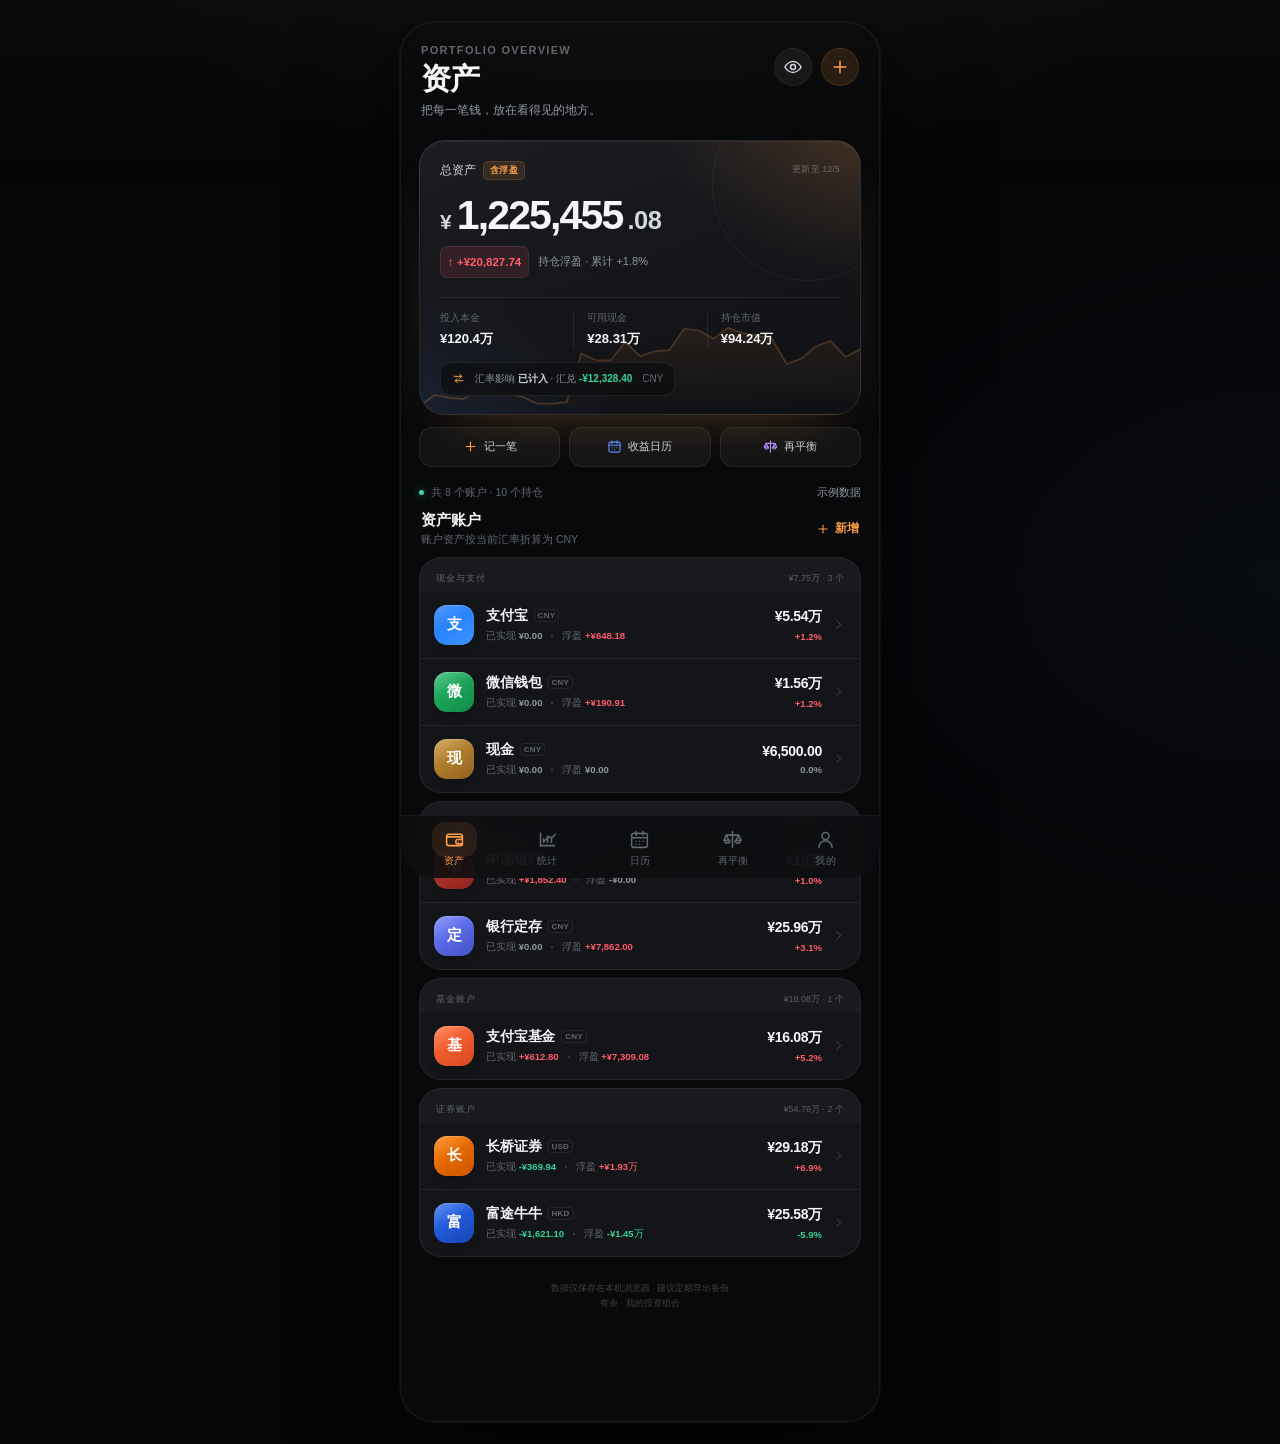
<file: yingji.html>
<!DOCTYPE html>
<html lang="zh-CN" data-theme="dark">
<head>
<meta charset="UTF-8">
<meta name="viewport" content="width=device-width, initial-scale=1.0, viewport-fit=cover, maximum-scale=1.0, user-scalable=no">
<meta name="color-scheme" content="dark">
<meta name="theme-color" content="#08090B">
<meta name="apple-mobile-web-app-capable" content="yes">
<meta name="mobile-web-app-capable" content="yes">
<meta name="apple-mobile-web-app-status-bar-style" content="black-translucent">
<meta name="apple-mobile-web-app-title" content="有余">
<meta name="format-detection" content="telephone=no">
<meta name="description" content="有余 — 为 iPhone 打造的投资组合与收益统计工具">
<title>有余 · 投资组合</title>
<link rel="icon" href="data:image/svg+xml,%3Csvg xmlns='http://www.w3.org/2000/svg' viewBox='0 0 64 64'%3E%3Crect width='64' height='64' rx='16' fill='%23141518'/%3E%3Cpath d='M13 42l11-12 8.5 7L51 18' fill='none' stroke='%23FF9F45' stroke-width='5.5' stroke-linecap='round' stroke-linejoin='round'/%3E%3Ccircle cx='51' cy='18' r='4' fill='%235B8CFF'/%3E%3C/svg%3E">
<link rel="apple-touch-icon" href="[data-uri]">
<style>
/* =========================================================
   有余 · iPhone investment portfolio
   ========================================================= */
:root{
  --bg:#08090b;
  --bg-soft:#0d0e11;
  --surface:#141518;
  --surface-2:#191a1e;
  --surface-3:#202126;
  --surface-4:#282a30;
  --ink:#f5f6f8;
  --ink-2:#d3d6dd;
  --muted:#9397a1;
  --faint:#62666f;
  --line:rgba(255,255,255,.075);
  --line-2:rgba(255,255,255,.13);
  --accent:#ff9f45;
  --accent-2:#ffc46b;
  --accent-soft:rgba(255,159,69,.13);
  --blue:#5b8cff;
  --blue-soft:rgba(91,140,255,.14);
  --violet:#b18cff;
  --teal:#43d6b0;
  --gold:#f2c45c;
  --pink:#ff7aa2;
  --gain:#ff5d6c;
  --gain-soft:rgba(255,93,108,.12);
  --loss:#35d39a;
  --loss-soft:rgba(53,211,154,.11);
  --warning:#ffc857;
  --shadow:0 18px 48px -24px rgba(0,0,0,.8);
  --radius:22px;
  --radius-sm:14px;
  --radius-xs:10px;
  --app-w:480px;
  --safe-top:env(safe-area-inset-top,0px);
  --safe-bottom:env(safe-area-inset-bottom,0px);
  --font:-apple-system,BlinkMacSystemFont,"SF Pro Display","SF Pro Text","PingFang SC","Hiragino Sans GB","Helvetica Neue",Arial,sans-serif;
  --mono:"SF Mono",ui-monospace,"Roboto Mono",Menlo,monospace;
}
*{box-sizing:border-box;-webkit-tap-highlight-color:transparent}
html,body{margin:0;padding:0;background:#050608}
html{font-size:16px;-webkit-text-size-adjust:100%}
body{
  color:var(--ink);
  font-family:var(--font);
  overscroll-behavior-y:none;
  -webkit-font-smoothing:antialiased;
  min-height:100vh;
  background:
    radial-gradient(900px 500px at 50% -10%, rgba(255,159,69,.055), transparent 65%),
    radial-gradient(700px 500px at 100% 40%, rgba(91,140,255,.035), transparent 70%),
    #050608;
}
body::before{
  content:"";
  position:fixed;inset:0;
  pointer-events:none;
  background:linear-gradient(180deg,rgba(255,255,255,.018),transparent 22%);
  z-index:0;
}
button,input,select,textarea{font:inherit;color:inherit}
button{background:none;border:0;padding:0;cursor:pointer}
a{color:inherit;text-decoration:none}
p,h1,h2,h3,h4{margin:0}
ul,ol{margin:0;padding:0;list-style:none}
::selection{background:rgba(255,159,69,.28)}
::-webkit-scrollbar{width:0;height:0}
:focus-visible{outline:2px solid rgba(255,159,69,.7);outline-offset:2px}
.hidden{display:none!important}

#app{
  width:100%;
  max-width:var(--app-w);
  margin:0 auto;
  min-height:100dvh;
  min-height:100vh;
  position:relative;
  background:
    radial-gradient(760px 430px at 50% -12%, rgba(255,159,69,.075), transparent 62%),
    var(--bg);
  box-shadow:0 0 0 1px rgba(255,255,255,.035), 0 30px 100px rgba(0,0,0,.55);
  overflow:hidden;
  overflow:clip;
}
.screen{
  padding:calc(var(--safe-top) + 20px) 18px calc(110px + var(--safe-bottom));
  min-height:100dvh;
  position:relative;
  z-index:1;
}
.screen.detail-screen{
  padding:0 0 calc(96px + var(--safe-bottom));
}
.page{animation:pageIn .34s cubic-bezier(.2,.8,.2,1) both}
@keyframes pageIn{from{opacity:0}to{opacity:1}}
@keyframes fadeIn{from{opacity:0}to{opacity:1}}
@keyframes sheetUp{from{transform:translateY(100%)}to{transform:translateY(0)}}
@keyframes pulseDot{0%,100%{opacity:.4;transform:scale(.85)}50%{opacity:1;transform:scale(1)}}

/* ---------- typography ---------- */
.eyebrow{font-size:11px;line-height:1;letter-spacing:.12em;text-transform:uppercase;color:var(--faint);font-weight:600}
.page-title{font-size:30px;line-height:1.08;font-weight:720;letter-spacing:-.03em;margin-top:7px}
.page-sub{font-size:12px;color:var(--muted);margin-top:7px;line-height:1.45}
.mono{font-family:var(--mono);font-variant-numeric:tabular-nums}
.num{font-variant-numeric:tabular-nums;letter-spacing:-.02em}
.muted{color:var(--muted)}
.faint{color:var(--faint)}
.tiny{font-size:10.5px;line-height:1.5;color:var(--muted)}
.caption{font-size:11px;color:var(--muted);line-height:1.45}
.gain{color:var(--gain)!important}
.loss{color:var(--loss)!important}
.flat{color:var(--muted)!important}
.accent{color:var(--accent)!important}
.nowrap{white-space:nowrap}

/* ---------- header ---------- */
.topbar{
  display:flex;align-items:flex-start;justify-content:space-between;gap:16px;
  padding:2px 2px 20px;
}
.topbar .head-left{min-width:0}
.head-actions{display:flex;align-items:center;gap:9px;padding-top:3px;flex-shrink:0}
.icon-btn{
  width:38px;height:38px;border-radius:50%;
  display:inline-flex;align-items:center;justify-content:center;
  background:rgba(255,255,255,.055);
  border:1px solid rgba(255,255,255,.055);
  color:var(--ink-2);
  transition:transform .16s ease,background .16s ease,color .16s ease;
}
.icon-btn:active{transform:scale(.92);background:rgba(255,255,255,.1)}
.icon-btn.accent{color:var(--accent);background:var(--accent-soft);border-color:rgba(255,159,69,.14)}
.icon-btn.sm{width:32px;height:32px}
.icon-btn.lg{width:42px;height:42px}
.icon{width:20px;height:20px;display:block;stroke:currentColor;fill:none;stroke-width:1.8;stroke-linecap:round;stroke-linejoin:round}
.icon.sm{width:16px;height:16px}
.icon.lg{width:24px;height:24px}
.icon.fill{fill:currentColor;stroke:none}
.text-btn{display:inline-flex;align-items:center;gap:5px;color:var(--accent);font-size:12px;font-weight:600;padding:4px 0}
.text-btn .icon{width:14px;height:14px}
.text-btn.muted{color:var(--muted)}
.pill-btn{
  height:34px;padding:0 13px;border-radius:999px;
  background:rgba(255,255,255,.055);border:1px solid var(--line);
  display:inline-flex;align-items:center;gap:6px;font-size:11.5px;color:var(--ink-2);font-weight:600;
}
.pill-btn .icon{width:14px;height:14px}
.pill-btn:active{transform:scale(.96)}
.back-head{
  position:sticky;top:0;z-index:20;
  display:flex;align-items:center;justify-content:space-between;gap:12px;
  padding:calc(var(--safe-top) + 12px) 16px 12px;
  background:linear-gradient(180deg,rgba(8,9,11,.96) 0%,rgba(8,9,11,.82) 70%,rgba(8,9,11,0) 100%);
  backdrop-filter:blur(16px) saturate(140%);
  -webkit-backdrop-filter:blur(16px) saturate(140%);
}
.back-head .title{font-size:16px;font-weight:650;text-align:center;flex:1;min-width:0;overflow:hidden;text-overflow:ellipsis;white-space:nowrap}
.back-head .side{width:38px;display:flex;justify-content:flex-start}
.back-head .side.right{justify-content:flex-end;width:auto;gap:8px}
.detail-body{padding:0 18px}

/* ---------- tabbar ---------- */
.tabbar{
  position:fixed;left:50%;bottom:0;transform:translateX(-50%);
  width:100%;max-width:var(--app-w);z-index:60;
  display:grid;grid-template-columns:repeat(5,1fr);
  padding:9px 8px calc(8px + var(--safe-bottom));
  background:rgba(12,13,16,.86);
  border-top:1px solid rgba(255,255,255,.06);
  backdrop-filter:blur(26px) saturate(160%);
  -webkit-backdrop-filter:blur(26px) saturate(160%);
}
.tab-item{
  min-width:0;display:flex;flex-direction:column;align-items:center;gap:4px;
  color:var(--faint);font-size:9.5px;font-weight:500;letter-spacing:.02em;
  padding:3px 0 2px;border-radius:14px;transition:color .18s ease;
}
.tab-item .tab-ico{width:23px;height:23px;display:flex;align-items:center;justify-content:center;position:relative}
.tab-item .icon{width:21px;height:21px;stroke-width:1.75}
.tab-item.active{color:var(--accent)}
.tab-item.active .tab-ico::before{
  content:"";position:absolute;inset:-6px -11px;border-radius:13px;
  background:rgba(255,159,69,.1);
}
.tab-item:active{opacity:.7}
.tab-item .dot{position:absolute;top:-1px;right:1px;width:4px;height:4px;border-radius:50%;background:var(--accent)}

/* ---------- surfaces ---------- */
.card{
  background:linear-gradient(180deg,rgba(25,26,30,.96),rgba(20,21,24,.98));
  border:1px solid var(--line);
  border-radius:var(--radius);
  box-shadow:0 1px 0 rgba(255,255,255,.025) inset;
  overflow:hidden;
}
.card.pad{padding:18px}
.card.flat{background:var(--surface);box-shadow:none}
.card.tight{border-radius:18px}
.section{margin-top:22px}
.section-head{display:flex;align-items:center;justify-content:space-between;gap:12px;margin:0 2px 10px}
.section-head h2{font-size:15px;font-weight:650;letter-spacing:-.01em}
.section-head .sub{font-size:10.5px;color:var(--faint);margin-top:3px}
.section-head .text-btn{font-size:11.5px}
.section-label{font-size:11px;letter-spacing:.09em;text-transform:uppercase;color:var(--faint);font-weight:650}
.divider{height:1px;background:var(--line);margin:0 18px}
.card-head{display:flex;align-items:flex-start;justify-content:space-between;gap:12px;padding:18px 18px 0}
.card-head h2{font-size:15px;font-weight:650;letter-spacing:-.01em}
.card-head .sub{font-size:10.5px;color:var(--faint);margin-top:4px;line-height:1.5}
.card-body{padding:18px}

/* ---------- hero ---------- */
.hero{
  position:relative;overflow:hidden;
  border-radius:26px;
  border:1px solid rgba(255,255,255,.085);
  background:
    radial-gradient(120% 150% at 108% -18%, rgba(255,159,69,.24), transparent 46%),
    radial-gradient(105% 125% at -12% 125%, rgba(91,140,255,.16), transparent 58%),
    linear-gradient(160deg,#1c1d22 0%,#141519 56%,#101115 100%);
  box-shadow:0 24px 60px -38px rgba(255,159,69,.42), 0 1px 0 rgba(255,255,255,.06) inset;
  padding:20px 20px 18px;
  isolation:isolate;
}
.hero::after{
  content:"";position:absolute;right:-44px;top:-52px;width:190px;height:190px;border-radius:50%;
  border:1px solid rgba(255,255,255,.055);z-index:-1;
}
.hero-top{display:flex;align-items:center;justify-content:space-between;gap:10px}
.hero-label{font-size:12px;color:var(--ink-2);display:flex;align-items:center;gap:7px;font-weight:550}
.hero-label .tag{font-size:9px;letter-spacing:.04em;color:var(--accent);background:rgba(255,159,69,.13);border:1px solid rgba(255,159,69,.16);padding:2px 6px;border-radius:5px;font-weight:600}
.hero-eye{color:var(--faint);width:30px;height:30px;display:flex;align-items:center;justify-content:center;border-radius:50%;background:rgba(255,255,255,.05)}
.hero-eye .icon{width:16px;height:16px}
.hero-amount{
  font-size:clamp(32px,9.3vw,41px);line-height:1.1;font-weight:730;letter-spacing:-.045em;
  margin-top:13px;font-variant-numeric:tabular-nums;
  display:flex;align-items:baseline;gap:5px;
}
.hero-amount .cur{font-size:21px;font-weight:600;color:var(--ink-2);letter-spacing:0}
.hero-amount .dec{font-size:.62em;color:var(--ink-2);font-weight:600;letter-spacing:-.02em}
.hero-pnl{display:flex;align-items:center;gap:9px;margin-top:8px;font-size:12.5px;flex-wrap:wrap}
.hero-pnl .chip{display:inline-flex;align-items:center;gap:4px;font-weight:650;padding:3px 7px;border-radius:7px;background:rgba(255,93,108,.12);color:var(--gain);font-size:11.5px}
.hero-pnl .chip.loss{background:rgba(53,211,154,.1);color:var(--loss)}
.hero-pnl .muted{font-size:11px;color:var(--muted)}
.hero-stats{
  display:grid;grid-template-columns:1fr 1fr 1fr;gap:0;
  margin-top:19px;padding-top:14px;border-top:1px solid rgba(255,255,255,.075);
}
.hero-stat{padding-right:10px;min-width:0}
.hero-stat + .hero-stat{padding-left:13px;border-left:1px solid rgba(255,255,255,.07)}
.hero-stat .lab{font-size:9.5px;color:var(--faint);white-space:nowrap;overflow:hidden;text-overflow:ellipsis}
.hero-stat .val{font-size:13px;font-weight:650;margin-top:5px;font-variant-numeric:tabular-nums;white-space:nowrap;overflow:hidden;text-overflow:ellipsis}
.hero-stat .val small{font-size:9px;color:var(--faint);font-weight:500;margin-left:3px}
.spark-layer{position:absolute;left:0;right:0;bottom:0;height:92px;z-index:-1;opacity:.46;pointer-events:none}
.spark-layer svg{width:100%;height:100%;display:block}
.hero-fx{
  position:absolute;right:18px;bottom:17px;font-size:8.5px;letter-spacing:.03em;color:rgba(255,255,255,.28);
  display:flex;align-items:center;gap:3px;
}
.hero-fx .icon{width:10px;height:10px}
.hero-note{
  margin-top:14px;padding:9px 11px;border-radius:11px;
  background:rgba(255,255,255,.035);border:1px solid rgba(255,255,255,.05);
  display:flex;align-items:center;justify-content:space-between;gap:10px;font-size:10px;color:var(--muted)
}
.hero-note .icon{width:13px;height:13px;color:var(--accent)}
.hero-note b{color:var(--ink-2);font-weight:600}

/* ---------- quick actions ---------- */
.quick-grid{display:grid;grid-template-columns:repeat(3,1fr);gap:9px;margin-top:12px}
.quick-item{
  display:flex;align-items:center;justify-content:center;gap:6px;
  height:40px;border-radius:13px;background:rgba(255,255,255,.045);border:1px solid var(--line);
  color:var(--ink-2);font-size:11px;font-weight:550;transition:background .16s,transform .16s;
}
.quick-item:active{transform:scale(.97);background:rgba(255,255,255,.08)}
.quick-item .icon{width:15px;height:15px;color:var(--accent)}
.quick-item.blue .icon{color:var(--blue)}
.quick-item.violet .icon{color:var(--violet)}

/* ---------- account rows ---------- */
.list-card{background:var(--surface);border:1px solid var(--line);border-radius:var(--radius);overflow:hidden}
.account-row{
  display:flex;align-items:center;gap:12px;padding:13px 14px;
  position:relative;transition:background .16s ease;
}
.account-row + .account-row{border-top:1px solid var(--line)}
.account-row:active{background:rgba(255,255,255,.035)}
.acct-icon{
  width:40px;height:40px;border-radius:13px;flex:0 0 40px;
  display:flex;align-items:center;justify-content:center;
  font-size:15px;font-weight:700;letter-spacing:-.02em;
  color:#fff;position:relative;overflow:hidden;
  box-shadow:0 5px 14px -8px rgba(0,0,0,.65), 0 1px 0 rgba(255,255,255,.18) inset;
}
.acct-icon::after{content:"";position:absolute;inset:0;background:linear-gradient(150deg,rgba(255,255,255,.26),transparent 45%)}
.acct-icon span{position:relative;z-index:1}
.acct-main{flex:1;min-width:0}
.acct-name{display:flex;align-items:center;gap:6px;font-size:13.5px;font-weight:600;letter-spacing:-.01em;white-space:nowrap;overflow:hidden;text-overflow:ellipsis}
.acct-name .ccy{font-size:8px;font-weight:600;color:var(--faint);border:1px solid var(--line);border-radius:4px;padding:1px 3px;letter-spacing:.03em}
.acct-meta{display:flex;align-items:center;gap:9px;margin-top:5px;font-size:9.5px;color:var(--faint);white-space:nowrap;overflow:hidden}
.acct-meta b{font-weight:550;font-variant-numeric:tabular-nums}
.acct-meta .sep{width:2px;height:2px;border-radius:50%;background:var(--faint);opacity:.55}
.acct-value{text-align:right;flex:0 0 auto;min-width:77px}
.acct-value .v{font-size:14px;font-weight:650;font-variant-numeric:tabular-nums;letter-spacing:-.02em}
.acct-value .p{font-size:9.5px;margin-top:5px;font-weight:550;font-variant-numeric:tabular-nums}
.acct-chevron{color:rgba(255,255,255,.22);width:14px;height:14px;flex:0 0 14px;margin-left:-2px}
.acct-chevron .icon{width:13px;height:13px}
.account-row .hold-badge{font-size:8px;color:var(--faint);margin-top:4px;display:block;text-align:right}

/* ---------- holdings ---------- */
.holding-row{
  display:flex;align-items:center;gap:11px;padding:13px 14px;
  transition:background .16s;position:relative;
}
.holding-row + .holding-row{border-top:1px solid var(--line)}
.holding-row:active{background:rgba(255,255,255,.035)}
.h-icon{
  width:34px;height:34px;border-radius:11px;flex:0 0 34px;display:flex;align-items:center;justify-content:center;
  font-size:10.5px;font-weight:700;letter-spacing:-.02em;color:var(--ink-2);
  background:var(--surface-3);border:1px solid rgba(255,255,255,.055);
}
.h-icon.img{color:#fff;border:0;background:linear-gradient(145deg,var(--hc1),var(--hc2));box-shadow:0 6px 14px -9px #000}
.h-main{flex:1;min-width:0}
.h-name{font-size:12.5px;font-weight:600;white-space:nowrap;overflow:hidden;text-overflow:ellipsis}
.h-sub{font-size:9px;color:var(--faint);margin-top:4px;white-space:nowrap;overflow:hidden;text-overflow:ellipsis}
.h-value{text-align:right;min-width:70px}
.h-value .v{font-size:12.5px;font-weight:650;font-variant-numeric:tabular-nums}
.h-value .p{font-size:9.5px;margin-top:4px;font-variant-numeric:tabular-nums;font-weight:550}
.h-chevron .icon{width:12px;height:12px;color:rgba(255,255,255,.2)}

/* ---------- segmented ---------- */
.segmented{
  display:grid;grid-auto-flow:column;grid-auto-columns:1fr;
  gap:3px;padding:3px;border-radius:13px;background:rgba(255,255,255,.055);
  border:1px solid rgba(255,255,255,.035);
}
.segmented .seg{
  height:31px;border-radius:10px;display:flex;align-items:center;justify-content:center;
  font-size:11px;font-weight:550;color:var(--muted);white-space:nowrap;transition:background .18s,color .18s,box-shadow .18s;
}
.segmented .seg.active{background:#2b2c32;color:var(--ink);font-weight:650;box-shadow:0 4px 12px -6px #000,0 1px 0 rgba(255,255,255,.09) inset}
.segmented.small .seg{height:27px;font-size:10px;border-radius:8px}
.segmented.accent .seg.active{background:rgba(255,159,69,.16);color:var(--accent);box-shadow:none}
.chip-row{display:flex;gap:7px;overflow:auto;padding:1px 0;scrollbar-width:none}
.chip{
  height:32px;padding:0 13px;border-radius:999px;flex:0 0 auto;
  display:flex;align-items:center;gap:6px;font-size:11px;font-weight:550;
  border:1px solid var(--line);background:rgba(255,255,255,.035);color:var(--muted);
  transition:.18s;
}
.chip.active{background:var(--ink);color:#111;border-color:var(--ink);font-weight:650}
.chip .dot{width:6px;height:6px;border-radius:50%}
.chip.add{border-style:dashed;color:var(--faint);padding:0 11px}
.chip:active{transform:scale(.96)}

/* ---------- chart ---------- */
.chart-block{position:relative;margin-top:4px}
.chart-svg{width:100%;height:auto;display:block;overflow:visible}
.chart-svg .grid-line{stroke:rgba(255,255,255,.055);stroke-width:.7;stroke-dasharray:2 4}
.chart-svg .axis-label{fill:#646872;font-size:8px;font-family:var(--font)}
.chart-svg .line{fill:none;stroke-width:1.9;stroke-linecap:round;stroke-linejoin:round;vector-effect:non-scaling-stroke}
.chart-svg .area{opacity:.95}
.chart-svg .last-dot{stroke:#141518;stroke-width:2.2}
.chart-svg .crosshair{stroke:rgba(255,255,255,.24);stroke-width:.8;stroke-dasharray:3 3}
.chart-svg .hover-dot{stroke:#141518;stroke-width:2}
.chart-tip{
  position:absolute;z-index:5;pointer-events:none;min-width:82px;
  background:rgba(32,33,38,.96);border:1px solid rgba(255,255,255,.11);
  border-radius:9px;padding:6px 8px;box-shadow:0 8px 24px rgba(0,0,0,.4);
  transform:translate(-50%,-108%);opacity:0;transition:opacity .12s ease;
  backdrop-filter:blur(10px);-webkit-backdrop-filter:blur(10px);
}
.chart-tip.show{opacity:1}
.chart-tip .d{font-size:8px;color:var(--faint);white-space:nowrap}
.chart-tip .v{font-size:11px;font-weight:650;margin-top:2px;white-space:nowrap;font-variant-numeric:tabular-nums}
.chart-tip .p{font-size:8.5px;margin-top:1px;font-variant-numeric:tabular-nums}
.chart-head{display:flex;align-items:flex-start;justify-content:space-between;gap:12px;margin-bottom:4px}
.chart-head h2{font-size:15px;font-weight:650}
.chart-head .sub{font-size:10px;color:var(--faint);margin-top:4px}
.chart-toggle{width:128px;flex:0 0 128px}
.chart-tabs{display:flex;gap:14px;margin-top:13px;border-bottom:1px solid var(--line)}
.chart-tabs button{font-size:11px;color:var(--faint);padding:0 1px 9px;position:relative;font-weight:550}
.chart-tabs button.active{color:var(--ink)}
.chart-tabs button.active::after{content:"";position:absolute;left:0;right:0;bottom:-1px;height:2px;border-radius:2px;background:var(--accent)}
.period-row{display:flex;align-items:center;justify-content:space-between;gap:10px;margin-top:12px}
.period-row .segmented{width:190px}

/* ---------- metrics ---------- */
.metrics{display:grid;grid-template-columns:repeat(4,1fr);gap:1px;background:var(--line);border-radius:14px;overflow:hidden;margin-top:14px}
.metric{background:rgba(255,255,255,.022);padding:11px 10px;min-width:0}
.metric .lab{font-size:8.5px;color:var(--faint);white-space:nowrap;overflow:hidden;text-overflow:ellipsis}
.metric .val{font-size:12px;font-weight:650;margin-top:5px;font-variant-numeric:tabular-nums;white-space:nowrap;overflow:hidden;text-overflow:ellipsis}
.metric .sub{font-size:7.5px;color:var(--faint);margin-top:3px;white-space:nowrap}

/* ---------- records ---------- */
.record-row{display:flex;align-items:center;gap:11px;padding:11px 14px;position:relative}
.record-row + .record-row{border-top:1px solid var(--line)}
.rec-icon{
  width:30px;height:30px;border-radius:10px;flex:0 0 30px;display:flex;align-items:center;justify-content:center;
  background:rgba(255,255,255,.05);color:var(--muted);font-size:9px;
}
.rec-icon.gain{background:var(--gain-soft);color:var(--gain)}
.rec-icon.loss{background:var(--loss-soft);color:var(--loss)}
.rec-icon.accent{background:var(--accent-soft);color:var(--accent)}
.rec-icon.blue{background:var(--blue-soft);color:var(--blue)}
.rec-main{flex:1;min-width:0}
.rec-title{font-size:11.5px;font-weight:550;display:flex;align-items:center;gap:6px;white-space:nowrap;overflow:hidden;text-overflow:ellipsis}
.rec-title .tag{font-size:7.5px;border-radius:4px;padding:1px 4px;background:rgba(255,255,255,.06);color:var(--faint);font-weight:500}
.rec-sub{font-size:8.5px;color:var(--faint);margin-top:3px;white-space:nowrap;overflow:hidden;text-overflow:ellipsis}
.rec-val{text-align:right;font-size:11px;font-weight:600;font-variant-numeric:tabular-nums;white-space:nowrap}
.rec-val .small{display:block;font-size:8px;color:var(--faint);font-weight:400;margin-top:3px}
.rec-del{color:rgba(255,255,255,.2);width:26px;height:26px;display:flex;align-items:center;justify-content:center;border-radius:8px;flex:0 0 26px;margin-left:1px}
.rec-del:active{background:rgba(255,93,108,.12);color:var(--gain)}
.rec-del .icon{width:13px;height:13px}
.records-more{padding:12px 14px;border-top:1px solid var(--line);text-align:center}

/* ---------- donut ---------- */
.donut-layout{display:flex;align-items:center;gap:16px;margin-top:6px}
.donut-box{position:relative;flex-shrink:0}
.donut-box svg{width:100%;height:100%;display:block;transform:rotate(-90deg)}
.donut-box circle{transition:stroke-dasharray .5s ease}
.donut-center{position:absolute;inset:0;display:flex;flex-direction:column;align-items:center;justify-content:center;text-align:center;padding:0 18px}
.donut-center strong{font-size:16px;font-weight:700;letter-spacing:-.03em;font-variant-numeric:tabular-nums;line-height:1.1;max-width:100%;white-space:nowrap;overflow:hidden;text-overflow:ellipsis}
.donut-center span{font-size:8px;color:var(--faint);margin-top:4px;letter-spacing:.03em}
.donut-legend{flex:1;min-width:0;display:flex;flex-direction:column;gap:8px}
.legend-row{display:flex;align-items:center;gap:7px;min-width:0}
.legend-row .dot{width:7px;height:7px;border-radius:2px;flex:0 0 7px}
.legend-row .name{font-size:10.5px;color:var(--ink-2);flex:1;min-width:0;overflow:hidden;text-overflow:ellipsis;white-space:nowrap}
.legend-row .amt{font-size:10px;font-weight:600;font-variant-numeric:tabular-nums;white-space:nowrap}
.legend-row .pct{font-size:9px;color:var(--faint);min-width:30px;text-align:right;font-variant-numeric:tabular-nums}
.donut-pair{display:grid;grid-template-columns:1fr 1fr;gap:10px;align-items:center}
.donut-mini-wrap{display:flex;flex-direction:column;align-items:center;gap:8px}
.donut-mini-wrap .cap{font-size:10px;color:var(--muted);text-align:center}
.donut-mini-wrap .cap b{display:block;color:var(--ink);font-size:11px;font-weight:600;margin-bottom:2px}
.donut-mini-wrap .donut-center strong{font-size:13px}

/* ---------- bar list ---------- */
.bar-list{display:flex;flex-direction:column;gap:12px;margin-top:15px}
.bar-row .bar-top{display:flex;align-items:center;gap:7px;margin-bottom:6px}
.bar-row .dot{width:7px;height:7px;border-radius:2px;flex:0 0 7px}
.bar-row .name{font-size:10.5px;flex:1;color:var(--ink-2);font-weight:550;white-space:nowrap;overflow:hidden;text-overflow:ellipsis}
.bar-row .pct{font-size:10px;font-weight:650;font-variant-numeric:tabular-nums}
.bar-row .amt{font-size:8.5px;color:var(--faint);margin-top:4px;font-variant-numeric:tabular-nums;white-space:nowrap}
.bar-track{height:6px;border-radius:3px;background:rgba(255,255,255,.065);overflow:hidden;position:relative}
.bar-fill{height:100%;border-radius:3px;min-width:2px;transition:width .6s cubic-bezier(.2,.8,.2,1)}

/* ---------- flow diagram ---------- */
.flow-card{padding:18px 16px 16px}
.flow-diagram{position:relative;height:300px;margin-top:8px}
.flow-svg{position:absolute;inset:0;width:100%;height:100%;pointer-events:none}
.flow-node{
  position:absolute;background:rgba(255,255,255,.035);border:1px solid var(--line);
  border-radius:11px;padding:8px 8px 7px;text-align:center;min-width:0;
  display:flex;flex-direction:column;align-items:center;justify-content:center;
}
.flow-node .l{font-size:8px;color:var(--faint);white-space:nowrap}
.flow-node .v{font-size:11.5px;font-weight:650;margin-top:4px;font-variant-numeric:tabular-nums;white-space:nowrap}
.flow-node.accent{background:rgba(255,159,69,.08);border-color:rgba(255,159,69,.15)}
.flow-node.accent .v{color:var(--accent)}
.flow-node.gain{background:var(--gain-soft);border-color:rgba(255,93,108,.12)}
.flow-node.gain .v{color:var(--gain)}
.flow-node.loss{background:var(--loss-soft);border-color:rgba(53,211,154,.12)}
.flow-node.loss .v{color:var(--loss)}
.flow-node.total{background:rgba(255,255,255,.065);border-color:rgba(255,255,255,.13)}
.flow-node.total .v{font-size:13px}
.flow-top{left:2%;top:0;width:46%}
.flow-top.right{left:52%}
.flow-mid{top:110px;width:30%}
.flow-mid.a{left:1%}.flow-mid.b{left:35%}.flow-mid.c{left:69%}
.flow-end{left:26%;top:220px;width:48%}
.flow-legend{display:flex;align-items:center;justify-content:center;gap:7px;font-size:8.5px;color:var(--faint);margin-top:4px}
.flow-legend .dot{width:5px;height:5px;border-radius:50%;background:var(--accent)}

/* ---------- stat cards / misc ---------- */
.mini-stats{display:grid;grid-template-columns:1fr 1fr;gap:9px;margin-top:10px}
.mini-stat{background:var(--surface-2);border:1px solid var(--line);border-radius:15px;padding:12px 13px}
.mini-stat .l{font-size:9px;color:var(--faint)}
.mini-stat .v{font-size:15px;font-weight:650;margin-top:5px;font-variant-numeric:tabular-nums}
.mini-stat .s{font-size:8.5px;color:var(--faint);margin-top:3px}
.info-banner{
  display:flex;gap:9px;align-items:flex-start;padding:11px 12px;border-radius:13px;
  background:rgba(91,140,255,.07);border:1px solid rgba(91,140,255,.12);
  font-size:9.5px;line-height:1.55;color:#aab6d5;margin-top:12px;
}
.info-banner .icon{width:14px;height:14px;flex:0 0 14px;color:var(--blue);margin-top:1px}
.info-banner.warn{background:rgba(255,200,87,.06);border-color:rgba(255,200,87,.13);color:#cbb98c}
.info-banner.warn .icon{color:var(--warning)}
.empty-state{padding:36px 20px;text-align:center;color:var(--faint)}
.empty-state .ico{width:44px;height:44px;border-radius:14px;margin:0 auto 12px;display:flex;align-items:center;justify-content:center;background:rgba(255,255,255,.045);color:var(--muted)}
.empty-state .ico .icon{width:20px;height:20px}
.empty-state h3{font-size:12px;color:var(--ink-2);font-weight:600}
.empty-state p{font-size:9.5px;line-height:1.55;margin-top:5px}
.empty-state .btn{margin-top:14px}

/* ---------- page-specific: assets ---------- */
.asset-toolbar{display:flex;align-items:center;justify-content:space-between;margin-top:18px;gap:10px}
.asset-toolbar .left{display:flex;align-items:center;gap:7px;font-size:10.5px;color:var(--faint)}
.asset-toolbar .left .dot{width:5px;height:5px;border-radius:50%;background:var(--teal);box-shadow:0 0 8px rgba(67,214,176,.6)}
.asset-toolbar .right{display:flex;align-items:center;gap:8px}
.asset-toolbar .pill-btn{height:29px;font-size:10px}
.account-group-label{padding:14px 16px 7px;font-size:9px;letter-spacing:.1em;text-transform:uppercase;color:var(--faint);display:flex;justify-content:space-between;align-items:center;background:rgba(255,255,255,.018)}
.account-group-label span:last-child{letter-spacing:0;text-transform:none;font-size:9px;color:rgba(255,255,255,.3)}

/* ---------- stats ---------- */
.stat-hero{display:flex;align-items:flex-end;justify-content:space-between;gap:14px;margin-bottom:12px}
.stat-hero .big{font-size:27px;font-weight:720;letter-spacing:-.04em;font-variant-numeric:tabular-nums;line-height:1.1}
.stat-hero .cap{font-size:9px;color:var(--faint);margin-top:5px}
.stat-hero .right{text-align:right;font-size:10.5px;color:var(--muted)}
.stat-hero .right b{display:block;font-size:13px;font-weight:650;margin-top:3px;font-variant-numeric:tabular-nums}
.scheme-strip{display:flex;gap:7px;overflow:auto;margin:2px 0 14px}
.scheme-strip .chip{height:33px}
.sankey-shell{
  margin:14px 0 0;overflow:visible;
}
.sankey-shell::-webkit-scrollbar{display:none}
.sankey-svg{display:block;width:100%;height:auto;min-width:0}
.sankey-svg text{font-family:var(--font)}
.sankey-label{fill:#d9dce3;font-size:8.5px;font-weight:600}
.sankey-sub{fill:#6e727c;font-size:7.2px}
.sankey-total{fill:#f5f6f8;font-size:10px;font-weight:650}
.sankey-head{fill:#767a84;font-size:7px;letter-spacing:.05em}
.sankey-node{transition:opacity .2s}
.sankey-link{mix-blend-mode:screen}
.sankey-hint{display:flex;align-items:center;gap:4px;font-size:8.5px;color:var(--faint);margin-top:2px}
.sankey-hint .icon{width:11px;height:11px}
.stats-list{margin-top:3px}
.stats-row{display:flex;align-items:center;gap:11px;padding:12px 0;border-bottom:1px solid var(--line)}
.stats-row:last-child{border-bottom:0}
.stats-row .dot{width:8px;height:8px;border-radius:3px;flex:0 0 8px}
.stats-row .main{flex:1;min-width:0}
.stats-row .main .t{font-size:11.5px;font-weight:550;white-space:nowrap;overflow:hidden;text-overflow:ellipsis}
.stats-row .main .s{font-size:9px;color:var(--faint);margin-top:3px;white-space:nowrap;overflow:hidden;text-overflow:ellipsis}
.stats-row .val{text-align:right;min-width:74px}
.stats-row .val b{display:block;font-size:11.5px;font-weight:650;font-variant-numeric:tabular-nums}
.stats-row .val span{display:block;font-size:8.5px;margin-top:3px;font-variant-numeric:tabular-nums}
.stats-row .chev{color:rgba(255,255,255,.18)}
.stats-row .chev .icon{width:13px;height:13px}

/* ---------- rebalance ---------- */
.reb-summary{display:flex;align-items:center;justify-content:space-between;gap:10px;padding:12px 14px;border-radius:13px;background:rgba(255,255,255,.032);border:1px solid var(--line);margin-top:12px}
.reb-summary .l{display:flex;align-items:center;gap:8px;font-size:10px;color:var(--muted)}
.reb-summary .l .icon{width:15px;height:15px;color:var(--accent)}
.reb-summary .r{font-size:10px;font-weight:600;color:var(--ink-2)}
.reb-list{margin-top:8px}
.reb-row{padding:14px 0;border-bottom:1px solid var(--line)}
.reb-row:last-child{border-bottom:0}
.reb-top{display:flex;align-items:center;gap:7px;margin-bottom:8px}
.reb-top .dot{width:7px;height:7px;border-radius:2px;flex:0 0 7px}
.reb-top .name{font-size:11.5px;font-weight:600;flex:1;min-width:0;white-space:nowrap;overflow:hidden;text-overflow:ellipsis}
.reb-top .val{font-size:11.5px;font-weight:650;font-variant-numeric:tabular-nums}
.reb-top .st{font-size:8px;border-radius:5px;padding:2px 5px;font-weight:550;margin-left:2px}
.reb-top .st.high{background:var(--gain-soft);color:var(--gain)}
.reb-top .st.low{background:var(--blue-soft);color:var(--blue)}
.reb-top .st.ok{background:var(--loss-soft);color:var(--loss)}
.reb-track{height:9px;border-radius:5px;background:rgba(255,255,255,.062);position:relative;overflow:hidden}
.reb-zone{position:absolute;top:0;bottom:0;background:rgba(255,255,255,.055);border-left:1px solid rgba(255,255,255,.14);border-right:1px solid rgba(255,255,255,.14)}
.reb-fill{position:absolute;left:0;top:0;bottom:0;border-radius:5px;opacity:.7}
.reb-target{position:absolute;top:-2px;bottom:-2px;width:2px;background:var(--ink);border-radius:2px;box-shadow:0 0 0 2px rgba(0,0,0,.24)}
.reb-meta{display:flex;align-items:center;justify-content:space-between;margin-top:7px;font-size:8.5px;color:var(--faint)}
.reb-meta b{font-weight:550;font-variant-numeric:tabular-nums}
.reb-meta .diff.high{color:var(--gain)}
.reb-meta .diff.low{color:var(--blue)}
.reb-actions{display:grid;grid-template-columns:1fr 1fr;gap:9px;margin-top:14px}
.reb-actions .btn{height:42px}
.reb-plan-row{display:flex;align-items:flex-start;gap:10px;padding:12px 0;border-bottom:1px solid var(--line)}
.reb-plan-row:last-child{border-bottom:0}
.reb-plan-icon{width:30px;height:30px;border-radius:9px;display:flex;align-items:center;justify-content:center;background:rgba(255,255,255,.05);flex:0 0 30px;color:var(--muted)}
.reb-plan-icon.buy{background:rgba(255,93,108,.1);color:var(--gain)}
.reb-plan-icon.sell{background:rgba(53,211,154,.1);color:var(--loss)}
.reb-plan-main{flex:1;min-width:0}
.reb-plan-main .t{font-size:11px;font-weight:600}
.reb-plan-main .s{font-size:9px;color:var(--faint);margin-top:4px;line-height:1.45}
.reb-plan-main .ops{display:flex;flex-wrap:wrap;gap:5px;margin-top:7px}
.reb-plan-main .op{font-size:8.5px;padding:4px 7px;border-radius:6px;background:rgba(255,255,255,.045);border:1px solid var(--line);color:var(--muted)}
.reb-plan-main .op b{font-weight:600;color:var(--ink-2)}
.reb-plan-val{font-size:10.5px;font-weight:650;white-space:nowrap;font-variant-numeric:tabular-nums}

/* ---------- calendar ---------- */
.cal-toolbar{display:flex;gap:8px;align-items:center;margin:14px 0 9px}
.cal-toolbar .segmented{flex:1}
.cal-toolbar .mini-toggle{width:100px;flex:0 0 100px}
.cal-summary{
  position:relative;overflow:hidden;border-radius:19px;border:1px solid var(--line);
  background:
    radial-gradient(100% 120% at 100% 0%, rgba(255,159,69,.12), transparent 55%),
    linear-gradient(150deg,#191a1e,#141518);
  padding:15px 16px;margin-top:12px;
}
.cal-summary .l{font-size:9px;color:var(--faint);display:flex;align-items:center;gap:5px}
.cal-summary .v{font-size:25px;font-weight:720;letter-spacing:-.035em;margin-top:5px;font-variant-numeric:tabular-nums}
.cal-summary .sub{display:flex;align-items:center;gap:9px;font-size:9.5px;color:var(--muted);margin-top:5px}
.cal-summary .sub b{font-weight:600}
.cal-mini-stats{display:grid;grid-template-columns:1fr 1fr 1fr;gap:0;margin-top:13px;padding-top:12px;border-top:1px solid var(--line)}
.cal-mini-stats > div{padding-right:8px}
.cal-mini-stats > div + div{padding-left:11px;border-left:1px solid var(--line)}
.cal-mini-stats .l{font-size:8px}
.cal-mini-stats .n{font-size:10.5px;font-weight:600;margin-top:4px;font-variant-numeric:tabular-nums;white-space:nowrap}
.cal-head{display:flex;align-items:center;justify-content:space-between;gap:10px;margin:18px 2px 9px}
.cal-head .title{font-size:14px;font-weight:650;letter-spacing:-.01em}
.cal-head .nav{display:flex;align-items:center;gap:7px}
.cal-head .nav .icon-btn{width:29px;height:29px;background:rgba(255,255,255,.045)}
.cal-head .nav .icon{width:14px;height:14px}
.weekdays{display:grid;grid-template-columns:repeat(7,1fr);gap:5px;margin-bottom:5px}
.weekdays span{text-align:center;font-size:8.5px;color:var(--faint);padding:2px 0}
.cal-grid{display:grid;grid-template-columns:repeat(7,1fr);gap:5px}
.cal-cell{
  position:relative;min-height:61px;border-radius:11px;background:rgba(255,255,255,.024);
  border:1px solid rgba(255,255,255,.028);padding:6px 5px 5px;
  display:flex;flex-direction:column;justify-content:space-between;overflow:hidden;
  transition:transform .15s,background .15s;
}
.cal-cell:active{transform:scale(.96)}
.cal-cell.blank{visibility:hidden;pointer-events:none}
.cal-cell.future{opacity:.25}
.cal-cell.empty{background:rgba(255,255,255,.018)}
.cal-cell.today{border-color:rgba(255,159,69,.5);box-shadow:0 0 0 1px rgba(255,159,69,.15) inset}
.cal-cell.gain-bg{background:rgba(255,93,108,.08);border-color:rgba(255,93,108,.06)}
.cal-cell.loss-bg{background:rgba(53,211,154,.075);border-color:rgba(53,211,154,.05)}
.cal-cell.gain-bg.t2{background:rgba(255,93,108,.13)}
.cal-cell.gain-bg.t3{background:rgba(255,93,108,.19)}
.cal-cell.gain-bg.t4{background:rgba(255,93,108,.27)}
.cal-cell.loss-bg.t2{background:rgba(53,211,154,.12)}
.cal-cell.loss-bg.t3{background:rgba(53,211,154,.17)}
.cal-cell.loss-bg.t4{background:rgba(53,211,154,.24)}
.cal-day{font-size:9.5px;color:var(--ink-2);font-weight:550;line-height:1;display:flex;align-items:center;justify-content:space-between;width:100%}
.cal-day .rec-dot{width:3px;height:3px;border-radius:50%;background:var(--blue);opacity:.9}
.cal-amt{font-size:8px;font-variant-numeric:tabular-nums;font-weight:550;white-space:nowrap;letter-spacing:-.02em;line-height:1.1;overflow:hidden;text-overflow:ellipsis}
.cal-pct{font-size:7px;color:var(--faint);margin-top:1px;white-space:nowrap;font-variant-numeric:tabular-nums}
.cal-cell .cal-day{color:rgba(255,255,255,.55)}
.cal-cell.gain-bg .cal-day,.cal-cell.loss-bg .cal-day{color:var(--ink-2)}
.cal-cell.today .cal-day{color:var(--accent)}
.cal-empty{display:flex;align-items:center;justify-content:center;height:120px;color:var(--faint);font-size:10px}
.cal-legend{display:flex;align-items:center;justify-content:space-between;margin-top:10px;padding:0 2px;font-size:8px;color:var(--faint)}
.cal-legend .scale{display:flex;align-items:center;gap:4px}
.cal-legend .scale i{width:11px;height:6px;border-radius:2px;background:rgba(255,255,255,.06)}
.cal-legend .scale i.g1{background:rgba(255,93,108,.12)}
.cal-legend .scale i.g2{background:rgba(255,93,108,.2)}
.cal-legend .scale i.g3{background:rgba(255,93,108,.32)}
.cal-legend .scale i.l1{background:rgba(53,211,154,.12)}
.cal-legend .scale i.l2{background:rgba(53,211,154,.2)}
.cal-legend .scale i.l3{background:rgba(53,211,154,.32)}
.week-list{display:flex;flex-direction:column;gap:7px}
.week-row{
  display:flex;align-items:center;gap:11px;padding:12px 13px;border-radius:14px;
  background:rgba(255,255,255,.03);border:1px solid var(--line);
}
.week-row .wk{width:31px;flex:0 0 31px;text-align:center}
.week-row .wk b{display:block;font-size:12px;font-weight:650}
.week-row .wk span{display:block;font-size:7.5px;color:var(--faint);margin-top:2px}
.week-row .wk-main{flex:1;min-width:0}
.week-row .wk-main .r{font-size:8.5px;color:var(--faint)}
.week-bar{height:4px;border-radius:2px;background:rgba(255,255,255,.06);margin-top:6px;overflow:hidden}
.week-bar i{display:block;height:100%;border-radius:2px}
.week-row .wk-val{text-align:right;font-size:11px;font-weight:650;font-variant-numeric:tabular-nums;white-space:nowrap}
.week-row .wk-val span{display:block;font-size:8px;color:var(--faint);margin-top:3px;font-weight:500}
.month-grid{display:grid;grid-template-columns:repeat(3,1fr);gap:7px}
.month-cell{position:relative;padding:12px 10px 11px;border-radius:13px;background:rgba(255,255,255,.03);border:1px solid var(--line);min-height:75px;display:flex;flex-direction:column;justify-content:space-between}
.month-cell .m{font-size:10.5px;color:var(--ink-2);font-weight:600}
.month-cell .v{font-size:11px;font-weight:650;font-variant-numeric:tabular-nums;margin-top:5px}
.month-cell .p{font-size:8px;color:var(--faint);margin-top:2px}
.month-cell.active{border-color:rgba(255,159,69,.35);background:rgba(255,159,69,.07)}
.month-cell:active{transform:scale(.97)}
.year-list{display:flex;flex-direction:column;gap:7px}
.year-row{display:flex;align-items:center;gap:11px;padding:13px 14px;border-radius:13px;background:rgba(255,255,255,.03);border:1px solid var(--line)}
.year-row .y{font-size:12px;font-weight:650;width:43px}
.year-row .bar{flex:1;height:5px;border-radius:3px;background:rgba(255,255,255,.06);overflow:hidden}
.year-row .bar i{display:block;height:100%;border-radius:3px}
.year-row .v{text-align:right;font-size:10.5px;font-weight:650;font-variant-numeric:tabular-nums;min-width:67px}
.year-row .v span{display:block;font-size:8px;color:var(--faint);font-weight:400;margin-top:2px}

/* ---------- details ---------- */
.detail-hero{margin:0;padding:18px;border-radius:24px;border:1px solid rgba(255,255,255,.08);position:relative;overflow:hidden;background:linear-gradient(160deg,#1b1c21,#131418)}
.detail-hero.with-color{background:
  radial-gradient(110% 150% at 100% 0%, color-mix(in srgb,var(--accent-color) 18%, transparent), transparent 55%),
  linear-gradient(160deg,#1b1c21,#121317)}
.detail-head{display:flex;align-items:center;gap:11px}
.detail-head .acct-icon{width:44px;height:44px;border-radius:14px;flex-basis:44px;font-size:16px}
.detail-head .dh-main{flex:1;min-width:0}
.detail-head .dh-name{font-size:16px;font-weight:650;letter-spacing:-.02em;white-space:nowrap;overflow:hidden;text-overflow:ellipsis}
.detail-head .dh-sub{font-size:9px;color:var(--faint);margin-top:4px;display:flex;align-items:center;gap:6px}
.detail-head .dh-sub .dot{width:3px;height:3px;border-radius:50%;background:var(--faint)}
.detail-total{font-size:31px;font-weight:720;letter-spacing:-.04em;margin-top:14px;font-variant-numeric:tabular-nums;line-height:1.1;display:flex;align-items:baseline;gap:4px}
.detail-total .cur{font-size:17px;color:var(--ink-2);font-weight:600}
.detail-pnl{display:flex;align-items:center;gap:8px;font-size:10.5px;margin-top:7px;flex-wrap:wrap}
.detail-pnl b{font-weight:650}
.detail-pnl .muted{font-size:9.5px}
.detail-stats{display:grid;grid-template-columns:repeat(3,1fr);margin-top:15px;padding-top:13px;border-top:1px solid var(--line)}
.detail-stats > div{min-width:0;padding-right:6px}
.detail-stats > div + div{padding-left:10px;border-left:1px solid var(--line)}
.detail-stats .l{font-size:8px;color:var(--faint);white-space:nowrap}
.detail-stats .v{font-size:11.5px;font-weight:650;margin-top:4px;font-variant-numeric:tabular-nums;white-space:nowrap;overflow:hidden;text-overflow:ellipsis}
.detail-stats .v small{font-size:8px;color:var(--faint);font-weight:400;margin-left:2px}
.detail-section{margin:18px 0 0}
.detail-section .section-head{margin:0 2px 8px}
.detail-chart-card{margin:14px 0 0;padding:15px 14px 12px;border-radius:20px;background:var(--surface);border:1px solid var(--line)}
.detail-chart-card .chart-head{margin-bottom:7px}
.detail-chart-card .chart-head h2{font-size:13px}
.detail-chart-card .chart-head .sub{font-size:9px}
.detail-chart-card .period-row{margin-top:9px}
.detail-chart-card .period-row .segmented{width:176px}
.detail-chart-card .segmented .seg{height:26px;font-size:9.5px}
.detail-chart-card .chart-wrap{margin:2px -2px 0}
.detail-chart-card .metrics{margin-top:12px;border-radius:12px}
.detail-chart-card .metric{padding:9px 8px}
.detail-chart-card .metric .val{font-size:11px}
.actionbar{
  position:fixed;left:50%;bottom:0;transform:translateX(-50%);width:100%;max-width:var(--app-w);z-index:55;
  padding:9px 18px calc(9px + var(--safe-bottom));
  background:linear-gradient(180deg,rgba(8,9,11,.55),rgba(8,9,11,.94) 28%,rgba(8,9,11,.98));
  border-top:1px solid rgba(255,255,255,.06);
  backdrop-filter:blur(22px);-webkit-backdrop-filter:blur(22px);
  display:flex;gap:9px;
}
.actionbar .btn{height:44px;flex:1}
.actionbar .btn.icon-only{flex:0 0 46px;padding:0}
.detail-menu{display:flex;flex-direction:column;gap:0}
.menu-item{display:flex;align-items:center;gap:11px;padding:14px 2px;border-bottom:1px solid var(--line);font-size:12px;color:var(--ink-2);width:100%;text-align:left}
.menu-item:last-child{border-bottom:0}
.menu-item .icon{width:17px;height:17px;color:var(--muted)}
.menu-item.danger{color:var(--gain)}
.menu-item.danger .icon{color:var(--gain)}
.menu-item .arrow{margin-left:auto;color:rgba(255,255,255,.2)}
.menu-item .arrow .icon{width:12px;height:12px}
.position-list{display:flex;flex-direction:column}
.position-row{display:flex;align-items:center;gap:9px;padding:10px 0;border-bottom:1px solid var(--line)}
.position-row:last-child{border-bottom:0}
.position-row .l{font-size:10px;color:var(--muted);flex:1;min-width:0;white-space:nowrap;overflow:hidden;text-overflow:ellipsis}
.position-row .v{font-size:10.5px;font-weight:600;font-variant-numeric:tabular-nums;white-space:nowrap}
.position-row .v small{font-size:8px;color:var(--faint);font-weight:400}
.instrument-symbol{font-size:10px;color:var(--faint);font-family:var(--mono);letter-spacing:.02em}

/* ---------- settings ---------- */
.profile-card{
  position:relative;overflow:hidden;border-radius:24px;border:1px solid var(--line);
  background:
    radial-gradient(110% 150% at 100% 0%, rgba(255,159,69,.18), transparent 55%),
    linear-gradient(155deg,#1d1e23,#141518);
  padding:18px;margin-top:2px;
}
.profile-top{display:flex;align-items:center;gap:12px}
.profile-logo{width:48px;height:48px;border-radius:15px;background:linear-gradient(145deg,#ff9f45,#ff6b35);display:flex;align-items:center;justify-content:center;color:#1a1208;font-weight:800;font-size:18px;box-shadow:0 10px 26px -12px rgba(255,159,69,.7)}
.profile-name{font-size:16px;font-weight:700;letter-spacing:-.02em}
.profile-sub{font-size:9.5px;color:var(--muted);margin-top:4px}
.profile-stats{display:grid;grid-template-columns:repeat(3,1fr);margin-top:17px;padding-top:13px;border-top:1px solid var(--line)}
.profile-stats .l{font-size:8px;color:var(--faint)}
.profile-stats .v{font-size:11.5px;font-weight:650;margin-top:4px;font-variant-numeric:tabular-nums}
.settings-group{margin-top:18px}
.settings-group .label{font-size:9px;letter-spacing:.1em;text-transform:uppercase;color:var(--faint);font-weight:600;margin:0 4px 7px}
.settings-card{background:var(--surface);border:1px solid var(--line);border-radius:18px;overflow:hidden}
.setting-row{display:flex;align-items:center;gap:11px;padding:13px 14px;width:100%;text-align:left;position:relative}
.setting-row + .setting-row{border-top:1px solid var(--line)}
.setting-row:active{background:rgba(255,255,255,.03)}
.setting-icon{width:29px;height:29px;border-radius:9px;background:rgba(255,255,255,.055);display:flex;align-items:center;justify-content:center;color:var(--muted);flex:0 0 29px}
.setting-icon .icon{width:14px;height:14px}
.setting-icon.accent{background:var(--accent-soft);color:var(--accent)}
.setting-icon.blue{background:var(--blue-soft);color:var(--blue)}
.setting-icon.teal{background:rgba(67,214,176,.1);color:var(--teal)}
.setting-icon.danger{background:var(--gain-soft);color:var(--gain)}
.setting-main{flex:1;min-width:0}
.setting-main .t{font-size:11.5px;font-weight:550;color:var(--ink-2)}
.setting-main .s{font-size:8.5px;color:var(--faint);margin-top:3px;line-height:1.4}
.setting-value{font-size:10px;color:var(--muted);display:flex;align-items:center;gap:5px;white-space:nowrap}
.setting-value .icon{width:12px;height:12px;color:rgba(255,255,255,.22)}
.switch{width:40px;height:24px;border-radius:12px;background:rgba(255,255,255,.12);position:relative;flex:0 0 40px;transition:background .2s}
.switch::after{content:"";position:absolute;width:18px;height:18px;border-radius:50%;background:#fff;top:3px;left:3px;transition:transform .2s;box-shadow:0 2px 5px rgba(0,0,0,.3)}
.switch.on{background:var(--accent)}
.switch.on::after{transform:translateX(16px)}
.scheme-manage-row{display:flex;align-items:center;gap:9px;padding:12px 14px;border-bottom:1px solid var(--line);background:none;width:100%;text-align:left}
.scheme-manage-row:last-child{border-bottom:0}
.scheme-manage-row .dot{width:8px;height:8px;border-radius:3px;flex:0 0 8px}
.scheme-manage-row .sm-main{flex:1;min-width:0}
.scheme-manage-row .sm-main .t{font-size:11.5px;font-weight:550;white-space:nowrap;overflow:hidden;text-overflow:ellipsis}
.scheme-manage-row .sm-main .s{font-size:8.5px;color:var(--faint);margin-top:3px;white-space:nowrap;overflow:hidden;text-overflow:ellipsis}
.scheme-manage-row .chev .icon{width:12px;height:12px;color:rgba(255,255,255,.2)}
.version{text-align:center;font-size:9px;color:rgba(255,255,255,.22);margin-top:24px;line-height:1.7}
.install-card{display:flex;gap:11px;padding:14px;border-radius:16px;background:rgba(91,140,255,.06);border:1px solid rgba(91,140,255,.12);margin-top:18px}
.install-card .icon{width:18px;height:18px;color:var(--blue);flex:0 0 18px;margin-top:1px}
.install-card .t{font-size:10.5px;font-weight:600;color:#b7c5e8}
.install-card .s{font-size:9px;line-height:1.55;color:#8593b3;margin-top:3px}

/* ---------- forms / sheets ---------- */
#overlay-root{position:relative;z-index:100}
.overlay{
  position:fixed;inset:0;z-index:100;display:flex;align-items:flex-end;justify-content:center;
  background:rgba(0,0,0,.55);backdrop-filter:blur(3px);-webkit-backdrop-filter:blur(3px);
  opacity:0;transition:opacity .22s ease;
}
.overlay.open{opacity:1}
.overlay.center{align-items:center;padding:18px}
.sheet{
  width:100%;max-width:var(--app-w);max-height:92dvh;max-height:92vh;
  background:#15161a;border:1px solid rgba(255,255,255,.08);border-bottom:0;
  border-radius:26px 26px 0 0;display:flex;flex-direction:column;
  transform:translateY(100%);transition:transform .34s cubic-bezier(.22,.85,.24,1);
  box-shadow:0 -20px 60px rgba(0,0,0,.5);
}
.overlay.open .sheet{transform:translateY(0)}
.overlay.center .sheet{border-radius:24px;border-bottom:1px solid rgba(255,255,255,.08);max-width:420px;transform:translateY(14px) scale(.97);opacity:0;transition:.22s}
.overlay.center.open .sheet{transform:none;opacity:1}
.sheet-grab{width:35px;height:4px;border-radius:2px;background:rgba(255,255,255,.15);margin:8px auto 0;flex:0 0 4px}
.sheet-head{
  display:flex;align-items:center;gap:12px;padding:14px 18px 12px;border-bottom:1px solid var(--line);
  flex:0 0 auto;
}
.sheet-head .st{flex:1;min-width:0}
.sheet-head h2{font-size:16px;font-weight:650;letter-spacing:-.02em}
.sheet-head .sub{font-size:9.5px;color:var(--faint);margin-top:3px;line-height:1.45}
.sheet-close{width:30px;height:30px;border-radius:50%;background:rgba(255,255,255,.06);display:flex;align-items:center;justify-content:center;color:var(--muted);flex:0 0 30px}
.sheet-close .icon{width:14px;height:14px}
.sheet-body{padding:16px 18px;overflow-y:auto;-webkit-overflow-scrolling:touch;flex:1;min-height:0}
.sheet-body.no-pad{padding:0}
.sheet-foot{
  padding:11px 18px calc(11px + var(--safe-bottom));border-top:1px solid var(--line);
  display:flex;gap:9px;background:#15161a;flex:0 0 auto;
}
.sheet-foot .btn{flex:1;height:44px}
.sheet-foot .btn.small{flex:0 0 auto;padding:0 18px}
.form-grid{display:grid;grid-template-columns:1fr 1fr;gap:11px}
.field{display:flex;flex-direction:column;gap:6px;min-width:0}
.field.full{grid-column:1/-1}
.field label{font-size:9.5px;color:var(--muted);font-weight:550;padding-left:2px}
.field .hint{font-size:8px;color:var(--faint);line-height:1.4;padding-left:2px}
.input,.select,.textarea{
  width:100%;height:43px;border-radius:11px;border:1px solid rgba(255,255,255,.09);
  background:rgba(255,255,255,.045);padding:0 11px;color:var(--ink);font-size:16px;
  outline:none;transition:border .16s,background .16s;-webkit-appearance:none;appearance:none;
}
.input:focus,.select:focus,.textarea:focus{border-color:rgba(255,159,69,.55);background:rgba(255,255,255,.055)}
.input::placeholder{color:rgba(255,255,255,.23)}
.input[type="date"]{font-size:13px}
.select{
  background-image:url("data:image/svg+xml,%3Csvg xmlns='http://www.w3.org/2000/svg' width='12' height='12' viewBox='0 0 24 24' fill='none' stroke='%239397a1' stroke-width='2' stroke-linecap='round'%3E%3Cpath d='M6 9l6 6 6-6'/%3E%3C/svg%3E");
  background-repeat:no-repeat;background-position:right 11px center;padding-right:28px;font-size:13px;
}
.textarea{height:72px;padding:10px 11px;resize:none;font-size:14px;line-height:1.5}
.amount-input{position:relative}
.amount-input .unit{position:absolute;right:11px;top:50%;transform:translateY(-50%);font-size:9px;color:var(--faint);pointer-events:none}
.amount-input .input{padding-right:44px;font-variant-numeric:tabular-nums}
.segmented.field-seg{height:43px;padding:3px;border-radius:11px}
.segmented.field-seg .seg{height:35px;font-size:11px}
.form-section{margin:18px 0 0;font-size:9px;letter-spacing:.09em;text-transform:uppercase;color:var(--faint);font-weight:600}
.form-section:first-child{margin-top:0}
.check-list{display:flex;flex-direction:column;gap:1px;margin-top:4px;background:var(--line);border-radius:12px;overflow:hidden}
.check-row{display:flex;align-items:center;gap:10px;padding:10px 11px;background:rgba(255,255,255,.018);min-height:42px}
.check-row .check-name{flex:1;min-width:0;font-size:11px;color:var(--ink-2);white-space:nowrap;overflow:hidden;text-overflow:ellipsis}
.check-row .check-sub{font-size:8px;color:var(--faint);margin-top:2px;white-space:nowrap;overflow:hidden;text-overflow:ellipsis}
.checkbox{
  width:20px;height:20px;border-radius:6px;border:1.5px solid rgba(255,255,255,.18);flex:0 0 20px;
  display:flex;align-items:center;justify-content:center;position:relative;background:rgba(255,255,255,.02);
}
.checkbox .icon{width:12px;height:12px;color:#17130d;opacity:0;transform:scale(.6);transition:.15s}
.checkbox.checked{background:var(--accent);border-color:var(--accent)}
.checkbox.checked .icon{opacity:1;transform:scale(1)}
.check-row input{position:absolute;opacity:0;pointer-events:none}
.color-row{display:flex;gap:8px;flex-wrap:wrap;padding-top:2px}
.color-dot{width:27px;height:27px;border-radius:50%;border:2px solid transparent;position:relative;transition:transform .15s}
.color-dot.active{border-color:#fff;transform:scale(1.08)}
.color-dot:active{transform:scale(.9)}
.class-chips{display:flex;flex-wrap:wrap;gap:6px;margin-top:4px}
.class-chip{height:30px;padding:0 10px;border-radius:8px;border:1px solid var(--line);background:rgba(255,255,255,.03);font-size:9.5px;color:var(--muted);display:inline-flex;align-items:center;gap:5px}
.class-chip.active{border-color:rgba(255,159,69,.5);background:var(--accent-soft);color:var(--accent)}
.class-chip i{width:5px;height:5px;border-radius:50%}
.detail-sheet-list{display:flex;flex-direction:column}
.detail-sheet-list .record-row:first-child{border-top:0}
.modal-title{font-size:16px;font-weight:650}
.modal-text{font-size:11px;line-height:1.6;color:var(--muted);margin-top:7px}
.confirm-body{padding:22px 20px 8px}
.confirm-foot{display:flex;gap:9px;padding:12px 20px calc(16px + var(--safe-bottom))}
.confirm-foot .btn{flex:1;height:42px}
.toggle-line{display:flex;align-items:center;justify-content:space-between;gap:10px;padding:12px 0;border-bottom:1px solid var(--line)}
.toggle-line:last-child{border-bottom:0}
.toggle-line .t{font-size:11px;font-weight:550}
.toggle-line .s{font-size:8.5px;color:var(--faint);margin-top:3px;line-height:1.45}
.toggle-line .switch{flex:0 0 40px}

/* ---------- buttons ---------- */
.btn{
  height:42px;padding:0 16px;border-radius:12px;display:inline-flex;align-items:center;justify-content:center;gap:6px;
  background:rgba(255,255,255,.07);border:1px solid rgba(255,255,255,.075);color:var(--ink-2);
  font-size:12px;font-weight:600;transition:transform .16s,background .16s,filter .16s;white-space:nowrap;
}
.btn .icon{width:16px;height:16px}
.btn:active{transform:scale(.975);filter:brightness(.96)}
.btn.primary{background:linear-gradient(180deg,#ffb15c,#ff9338);color:#1d1309;border-color:rgba(255,196,107,.55);box-shadow:0 10px 24px -14px rgba(255,159,69,.75)}
.btn.blue{background:linear-gradient(180deg,#6e9aff,#4f7bf1);color:#fff;border-color:rgba(120,160,255,.5)}
.btn.ghost{background:rgba(255,255,255,.035);border-color:var(--line);color:var(--muted)}
.btn.danger{background:var(--gain-soft);color:var(--gain);border-color:rgba(255,93,108,.2)}
.btn.wide{width:100%}
.btn.sm{height:34px;font-size:10.5px;padding:0 12px;border-radius:10px}
.btn:disabled{opacity:.45;pointer-events:none}

/* ---------- toast ---------- */
.toast-root{position:fixed;left:50%;bottom:calc(88px + var(--safe-bottom));transform:translateX(-50%);z-index:240;display:flex;flex-direction:column;gap:8px;align-items:center;pointer-events:none;width:calc(100% - 32px);max-width:380px}
.toast{
  padding:10px 16px;border-radius:12px;background:rgba(38,39,44,.96);border:1px solid rgba(255,255,255,.12);
  color:var(--ink);font-size:10.5px;line-height:1.4;box-shadow:0 16px 34px rgba(0,0,0,.4);
  backdrop-filter:blur(16px);-webkit-backdrop-filter:blur(16px);
  animation:toastIn .26s cubic-bezier(.2,.8,.2,1) both;text-align:center;
}
.toast.error{background:rgba(65,27,32,.97);border-color:rgba(255,93,108,.3);color:#ffc0c6}
.toast.success{background:rgba(23,47,40,.97);border-color:rgba(53,211,154,.28);color:#b8f4dd}
@keyframes toastIn{from{opacity:0;transform:translateY(8px) scale(.98)}to{opacity:1;transform:none}}

/* ---------- skeletons / utilities ---------- */
.row-between{display:flex;align-items:center;justify-content:space-between;gap:10px}
.stack-8{display:flex;flex-direction:column;gap:8px}
.mt-8{margin-top:8px}.mt-12{margin-top:12px}.mt-16{margin-top:16px}.mt-20{margin-top:20px}
.text-right{text-align:right}
.gain-bg-soft{background:var(--gain-soft)}
.loss-bg-soft{background:var(--loss-soft)}
.divider-line{height:1px;background:var(--line);margin:12px 0}
.bottom-space{height:10px}
.sr-only{position:absolute;width:1px;height:1px;padding:0;margin:-1px;overflow:hidden;clip:rect(0,0,0,0);white-space:nowrap;border:0}

@media (max-width:380px){
  .screen{padding-left:15px;padding-right:15px}
  .detail-body{padding-left:15px;padding-right:15px;margin-left:0;margin-right:0}
  .detail-hero,.detail-section,.detail-chart-card{margin-left:0;margin-right:0}
  .page-title{font-size:28px}
  .hero{padding:17px 17px 16px;border-radius:23px}
  .hero-amount{font-size:31px}
  .acct-icon{width:38px;height:38px;flex-basis:38px;border-radius:12px}
  .acct-value{min-width:70px}
  .acct-value .v{font-size:13px}
  .acct-meta{font-size:8.5px;gap:7px}
  .cal-cell{min-height:55px;border-radius:9px;padding:5px 4px}
  .cal-amt{font-size:7.2px}
  .donut-layout{gap:10px}
  .legend-row .name{font-size:9.5px}
  .legend-row .amt{font-size:9px}
  .legend-row .pct{font-size:8px;min-width:26px}
  .donut-center strong{font-size:14px}
  .metrics .val{font-size:11px}
  .metric{padding:9px 8px}
  .flow-diagram{height:280px}
  .flow-mid{top:101px}
  .flow-end{top:204px}
  .donut-pair{gap:4px}
}
@media (min-width:600px){
  body{padding:22px 0}
  #app{border-radius:34px;min-height:calc(100dvh - 44px);border:1px solid rgba(255,255,255,.06);overflow:hidden}
  .tabbar{bottom:22px;border-radius:0 0 34px 34px}
  .actionbar{bottom:22px;border-radius:0 0 34px 34px}
  .screen{min-height:calc(100dvh - 44px)}
  .sheet{border-radius:26px;margin-bottom:20px;border-bottom:1px solid rgba(255,255,255,.08)}
  .overlay{align-items:flex-end;padding-bottom:22px}
  .toast-root{bottom:110px}
  .back-head{top:0}
}
@media (prefers-reduced-motion:reduce){
  *,*::before,*::after{animation-duration:.01ms!important;transition-duration:.01ms!important;scroll-behavior:auto!important}
}

/* ---------- additions: group management / forms ---------- */
.stats-row{width:100%;text-align:left;background:none}
.stats-row .main .t,.stats-row .main .s{display:block}
.icon-btn:disabled{opacity:.25;pointer-events:none}
.month-cell{text-align:left}
.week-row{text-align:left;width:100%}
.year-row{width:100%;text-align:left}
.check-row{position:relative}
.form-hint{font-size:8.5px;color:var(--faint);line-height:1.5;margin:5px 2px 7px}
.input:disabled{opacity:.5}
input[type="date"]{color-scheme:dark}
.record-type-banner{display:flex;align-items:center;gap:11px;padding:12px 13px;border-radius:13px;background:rgba(255,255,255,.035);border:1px solid var(--line);margin-bottom:16px}
.record-type-banner .rec-icon{width:34px;height:34px;flex-basis:34px}
.record-type-title{font-size:12px;font-weight:600}
.record-type-sub{font-size:8.5px;color:var(--faint);margin-top:3px;line-height:1.45}
.record-preview{margin-top:12px;padding:10px 12px;border-radius:10px;background:rgba(255,159,69,.075);border:1px solid rgba(255,159,69,.13);font-size:10px;color:var(--muted);display:flex;align-items:center;justify-content:space-between;gap:8px}
.record-preview b{font-size:12px;color:var(--accent);font-weight:650;font-variant-numeric:tabular-nums}
.record-preview span{font-size:8.5px;color:var(--faint)}
.type-grid{display:grid;grid-template-columns:1fr 1fr;gap:8px}
.type-card{display:flex;flex-direction:column;align-items:flex-start;gap:5px;padding:12px;border-radius:13px;background:rgba(255,255,255,.03);border:1px solid var(--line);text-align:left;min-height:92px;transition:background .16s,transform .16s}
.type-card:active{transform:scale(.97);background:rgba(255,255,255,.06)}
.type-icon{width:30px;height:30px;border-radius:9px;background:var(--accent-soft);color:var(--accent);display:flex;align-items:center;justify-content:center;margin-bottom:2px}
.type-icon .icon{width:15px;height:15px}
.type-name{font-size:11.5px;font-weight:600;color:var(--ink-2)}
.type-desc{font-size:8.5px;color:var(--faint);line-height:1.4}
.inst-details{margin-top:9px;border:1px solid var(--line);border-radius:11px;background:rgba(255,255,255,.022);overflow:hidden}
.inst-details summary{padding:11px 12px;font-size:10px;color:var(--muted);cursor:pointer;list-style:none;display:flex;align-items:center;justify-content:space-between}
.inst-details summary::after{content:"＋";font-size:13px;color:var(--faint)}
.inst-details[open] summary::after{content:"−"}
.inst-details summary::-webkit-details-marker{display:none}
.inst-picker{padding:0 8px 8px}
.inst-picker-group{margin-top:8px}
.inst-picker-title{font-size:8.5px;color:var(--faint);padding:6px 5px 5px;letter-spacing:.03em}
.inst-picker .check-row{border-radius:8px;margin-bottom:2px;background:rgba(255,255,255,.028)}
.group-scheme-card{position:relative;overflow:hidden;border-radius:22px;border:1px solid var(--line);background:radial-gradient(110% 150% at 100% 0%,rgba(255,159,69,.11),transparent 55%),linear-gradient(155deg,#1b1c21,#131418);padding:18px;margin-bottom:14px}
.group-scheme-name{font-size:23px;font-weight:720;letter-spacing:-.03em;margin-top:10px}
.group-scheme-desc{font-size:10px;color:var(--muted);margin-top:5px}
.group-scheme-stats{display:grid;grid-template-columns:repeat(3,1fr);margin-top:16px;padding-top:13px;border-top:1px solid var(--line)}
.group-scheme-stats > div span{display:block;font-size:8px;color:var(--faint)}
.group-scheme-stats > div b{display:block;font-size:12px;margin-top:4px;font-weight:650;font-variant-numeric:tabular-nums}
.group-scheme-actions{display:flex;gap:8px;margin-top:14px}
.group-scheme-actions .btn{flex:1;height:34px;font-size:10px}
.group-list{display:flex;flex-direction:column;gap:8px}
.group-card{padding:13px 13px 11px;border-radius:16px;background:var(--surface);border:1px solid var(--line)}
.group-card-head{display:flex;align-items:flex-start;gap:9px}
.group-color{width:8px;height:8px;border-radius:3px;flex:0 0 8px;margin-top:5px}
.gc-main{flex:1;min-width:0}
.gc-name{font-size:12px;font-weight:600;display:flex;align-items:center;gap:7px;flex-wrap:wrap}
.gc-target{font-size:8px;color:var(--faint);font-weight:500;background:rgba(255,255,255,.045);border-radius:5px;padding:2px 5px}
.gc-sub{font-size:8.5px;color:var(--faint);margin-top:4px}
.gc-actions{display:flex;gap:3px;margin-right:-5px;margin-top:-3px}
.gc-actions .icon-btn{width:27px;height:27px;background:transparent;border-color:transparent}
.gc-actions .icon-btn .icon{width:13px;height:13px}
.gc-include{font-size:8.5px;color:var(--muted);line-height:1.45;margin-top:9px;padding-top:8px;border-top:1px solid var(--line);white-space:nowrap;overflow:hidden;text-overflow:ellipsis}
.group-links{display:flex;gap:8px;margin-top:14px}
.group-links .btn{flex:1}
.overlay .sheet-body .info-banner:first-child{margin-top:0}

/* ---------- layout polish ---------- */
.setting-main{display:flex;flex-direction:column;gap:3px}
.setting-main .t,.setting-main .s{display:block}
.sm-main .t,.sm-main .s{display:block}
.check-name{display:flex;flex-direction:column;gap:2px;min-width:0}
.check-name .check-sub{display:block}
.setting-row{padding-top:12px;padding-bottom:12px}
.hero-note{background:rgba(13,14,17,.72);backdrop-filter:blur(6px);-webkit-backdrop-filter:blur(6px);border-color:rgba(255,255,255,.075);text-align:left}
.hero-note span:first-of-type{flex:1}
.spark-layer{opacity:.24}
.detail-chart-card .metric{padding:9px 7px}
.detail-chart-card .metric .val{font-size:10.5px;letter-spacing:-.035em}
.detail-chart-card .metric .lab{font-size:8px}
.scheme-manage-row .sm-main{display:flex;flex-direction:column;gap:2px}
.group-card .gc-sub{font-size:8.5px}
.group-scheme-actions .btn.danger{color:var(--gain);border-color:rgba(255,93,108,.14);background:rgba(255,93,108,.06)}
@media (max-width:380px){
  .detail-chart-card .metric .val{font-size:10px}
  .hero-note{font-size:9px}
}

/* ---------- year insights ---------- */
.year-bars{display:grid;grid-template-columns:repeat(12,1fr);gap:3px;align-items:end;margin-top:15px;height:104px}
.yb-col{display:flex;flex-direction:column;align-items:center;gap:5px;height:100%}
.yb-track{position:relative;flex:1;width:100%;border-radius:4px;background:rgba(255,255,255,.025)}
.yb-track i{position:absolute;left:20%;right:20%;border-radius:3px;min-height:2px}
.yb-track i.up{background:var(--gain);opacity:.8;border-radius:3px 3px 1px 1px}
.yb-track i.down{background:var(--loss);opacity:.8;border-radius:1px 1px 3px 3px}
.yb-col span{font-size:7px;color:var(--faint);flex:0 0 auto}
.year-bars + .cal-mini-stats .n{font-size:9.5px}

body.has-overlay .toast-root{top:calc(var(--safe-top) + 14px);bottom:auto}

.account-detail-stats{grid-template-columns:repeat(4,1fr)}
.account-detail-stats > div{padding-right:4px}
.account-detail-stats > div + div{padding-left:8px}
.account-detail-stats .l{font-size:7.5px}
.account-detail-stats .v{font-size:10.5px}

@media (max-width:380px){
  .stats-donut-layout{flex-direction:column;align-items:stretch;gap:14px}
  .stats-donut-layout .donut-box{margin:0 auto}
  .stats-donut-layout .donut-legend{width:100%}
}

.auto-tag{display:inline-block;font-size:7px;line-height:1;padding:2px 4px;border-radius:4px;background:rgba(91,140,255,.12);color:var(--blue);font-weight:600;vertical-align:1px}

.rec-actions{display:flex;align-items:center;gap:1px;margin-left:1px;flex:0 0 auto}
.rec-edit{width:26px;height:26px;display:flex;align-items:center;justify-content:center;border-radius:8px;color:rgba(255,255,255,.24)}
.rec-edit:active{background:rgba(91,140,255,.12);color:var(--blue)}
.rec-edit .icon{width:13px;height:13px}
.rec-val{max-width:112px}
.rec-val .gain,.rec-val .loss{white-space:nowrap}

/* ---------- flow corrections ---------- */
.flow-adjusted{display:inline-block;font-size:7.5px;font-weight:600;color:var(--blue);background:var(--blue-soft);border:1px solid rgba(91,140,255,.16);border-radius:4px;padding:2px 4px;vertical-align:2px;margin-left:4px}
.flow-period-row{margin:12px 0 2px;gap:6px}
.flow-period-row .chip{height:28px;font-size:9.5px;padding:0 10px}
.flow-node.editable{transition:background .15s,border-color .15s,transform .15s;text-align:center}
.flow-node.editable:active{transform:scale(.98);background:rgba(255,159,69,.1);border-color:rgba(255,159,69,.3)}
.flow-edit{position:absolute;top:5px;right:6px;width:13px;height:13px;display:flex;align-items:center;justify-content:center;color:rgba(255,255,255,.26)}
.flow-edit .icon{width:10px;height:10px}
.flow-node .v{font-size:10.5px;letter-spacing:-.03em}
.flow-node.total .v{font-size:12px}
.flow-node.flow-top .v{font-size:10px}
.flow-adjusted-note{font-size:8px;color:var(--faint);text-align:center;margin-top:6px;line-height:1.4}
.flow-edit-current{display:flex;align-items:center;justify-content:space-between;padding:8px 2px;border-bottom:1px solid var(--line);font-size:9.5px;color:var(--muted)}
.flow-edit-current:last-child{border-bottom:0}
.flow-edit-current b{font-size:10.5px;color:var(--ink-2);font-variant-numeric:tabular-nums}
.flow-edit-current + .flow-edit-current{margin-top:0}
@media (max-width:380px){
  .account-detail-stats .v{font-size:9.5px!important}
  .account-detail-stats > div{padding-right:2px}
  .account-detail-stats > div + div{padding-left:5px}
  .flow-node .v{font-size:9.5px}
  .flow-node.flow-top .v{font-size:9.2px}
  .flow-node.total .v{font-size:10.5px}
}

/* ---------- market data ---------- */
.market-search-block{padding:12px;border-radius:14px;background:rgba(91,140,255,.045);border:1px solid rgba(91,140,255,.1);margin-bottom:16px}
.market-search-head{display:flex;align-items:center;justify-content:space-between;gap:8px;font-size:9.5px;color:var(--ink-2);font-weight:600;margin-bottom:8px}
.market-source{font-size:7.5px;color:var(--faint);font-weight:400}
.market-search-row{display:flex;gap:7px;align-items:center}
.market-search-row .input{flex:1;height:39px;font-size:14px;padding:0 10px}
.market-search-row .btn{height:39px;flex:0 0 auto;padding:0 11px;font-size:10px}
.market-results{margin-top:7px;display:flex;flex-direction:column;max-height:220px;overflow-y:auto;border-radius:10px;overflow-x:hidden}
.market-results:empty{display:none}
.market-result{display:flex;align-items:center;gap:8px;text-align:left;width:100%;padding:8px 9px;border-radius:9px;background:rgba(255,255,255,.035);border:1px solid transparent;margin-bottom:3px}
.market-result:active{background:rgba(255,159,69,.09);border-color:rgba(255,159,69,.18)}
.mr-main{flex:1;min-width:0;display:flex;flex-direction:column;gap:2px}
.mr-main b{font-size:10.5px;font-weight:600;white-space:nowrap;overflow:hidden;text-overflow:ellipsis}
.mr-main em{font-style:normal;font-size:8px;color:var(--faint);white-space:nowrap;overflow:hidden;text-overflow:ellipsis}
.mr-arrow{color:rgba(255,255,255,.2)}
.mr-arrow .icon{width:12px;height:12px}
.market-status{font-size:8px;color:var(--faint);line-height:1.5;margin-top:7px}
.market-status.ok{color:var(--teal)}
.market-status.warn{color:var(--warning)}
.market-connected{font-size:7px;color:var(--teal);border:1px solid rgba(67,214,176,.2);background:rgba(67,214,176,.07);border-radius:4px;padding:1px 4px;margin-left:5px;white-space:nowrap}

</style>
</head>
<body>
<div id="app">
  <main id="screen" class="screen" aria-live="polite"></main>
  <nav id="tabbar" class="tabbar" aria-label="主导航"></nav>
</div>
<div id="overlay-root"></div>
<div id="toast-root" class="toast-root" aria-live="assertive"></div>
<noscript><div style="padding:40px;color:#fff;text-align:center">有余需要启用 JavaScript 才能运行。</div></noscript>
<script>
/* 有余 · 投资组合 */
(function(){
'use strict';
/* =========================================================
   01 · 基础工具、格式化、图标
   ========================================================= */
'use strict';

const APP_NAME = '有余';
// 沿用旧存储键，避免改名后已有本地账本丢失
const STORE_KEY = 'yingji.portfolio.v1';
const SCHEMA = 3;
const DAY_MS = 86400000;

const CURRENCY_META = {
  CNY:  { name: '人民币', symbol: '¥',   short: 'CNY', defaultRate: 1,     locale: 'zh-CN' },
  USD:  { name: '美元',   symbol: '$',   short: 'USD', defaultRate: 7.12,  locale: 'en-US' },
  HKD:  { name: '港币',   symbol: 'HK$', short: 'HKD', defaultRate: 0.912, locale: 'zh-HK' },
  JPY:  { name: '日元',   symbol: 'JP¥', short: 'JPY', defaultRate: 0.0475,locale: 'ja-JP' },
  EUR:  { name: '欧元',   symbol: '€',   short: 'EUR', defaultRate: 7.76,  locale: 'de-DE' },
  GBP:  { name: '英镑',   symbol: '£',   short: 'GBP', defaultRate: 9.08,  locale: 'en-GB' },
  USDT: { name: 'USDT',   symbol: '₮',  short: 'USDT',defaultRate: 7.11,  locale: 'en-US' }
};

const ASSET_CLASSES = {
  cash:      { name: '现金',       short: '现金', color: '#8e9aaf', group: 'cash' },
  moneyFund: { name: '货币基金',   short: '货基', color: '#43d6b0', group: 'cash' },
  bondFund:  { name: '债券基金',   short: '债基', color: '#5b8cff', group: 'income' },
  bond:      { name: '债券',       short: '债券', color: '#7c9cff', group: 'income' },
  deposit:   { name: '银行存款',   short: '定存', color: '#7c9cff', group: 'income' },
  equityFund:{ name: '股票基金',   short: '股基', color: '#ff9f45', group: 'equity' },
  stock:     { name: '股票',       short: '股票', color: '#ff5d6c', group: 'equity' },
  etf:       { name: 'ETF',        short: 'ETF',  color: '#b18cff', group: 'equity' },
  gold:      { name: '黄金',       short: '黄金', color: '#f2c45c', group: 'alt' },
  crypto:    { name: '加密资产',   short: '加密', color: '#f7931a', group: 'alt' },
  other:     { name: '其他',       short: '其他', color: '#9ca3af', group: 'other' }
};

const PALETTE = ['#ff9f45', '#5b8cff', '#b18cff', '#43d6b0', '#f2c45c', '#ff7aa2', '#7c9cff', '#ff5d6c', '#87c38f', '#c9a0ff'];
const GROUP_COLORS = ['#ff9f45', '#5b8cff', '#b18cff', '#43d6b0', '#f2c45c', '#ff7aa2', '#7c9cff', '#ff5d6c'];

/* ---------- basic ---------- */
function clamp(n, a, b) { return Math.min(b, Math.max(a, n)); }
function sum(arr, fn) { return (arr || []).reduce((s, x, i) => s + (fn ? Number(fn(x, i)) || 0 : Number(x) || 0), 0); }
function safeDiv(a, b, fallback) { return b ? a / b : (fallback === undefined ? 0 : fallback); }
function round(n, d) { const p = Math.pow(10, d || 0); return Math.round((Number(n) || 0) * p) / p; }
function uniq(arr) { return Array.from(new Set(arr || [])); }
function deepClone(obj) { return JSON.parse(JSON.stringify(obj)); }
function uid(prefix) { return (prefix || 'id') + '_' + Math.random().toString(36).slice(2, 9) + Date.now().toString(36).slice(-4); }
function esc(s) {
  return String(s == null ? '' : s).replace(/[&<>"']/g, function (c) {
    return ({ '&': '&amp;', '<': '&lt;', '>': '&gt;', '"': '&quot;', "'": '&#39;' })[c];
  });
}
function stripHTML(s) { return String(s == null ? '' : s).replace(/<[^>]*>/g, ''); }
function parseNumber(v) {
  if (typeof v === 'number') return Number.isFinite(v) ? v : 0;
  const n = Number(String(v == null ? '' : v).replace(/,/g, '').replace(/[^\d.\-]/g, ''));
  return Number.isFinite(n) ? n : 0;
}
function cleanText(v, max) { return String(v == null ? '' : v).trim().slice(0, max || 80); }

/* ---------- date ---------- */
function pad2(n) { return String(n).padStart(2, '0'); }
function dateKey(d) {
  const x = d instanceof Date ? d : new Date(d);
  return x.getFullYear() + '-' + pad2(x.getMonth() + 1) + '-' + pad2(x.getDate());
}
function todayKey() { return dateKey(new Date()); }
function parseDay(key) {
  if (key instanceof Date) return new Date(key.getFullYear(), key.getMonth(), key.getDate(), 12);
  const p = String(key || '').slice(0, 10).split('-').map(Number);
  return new Date(p[0] || 1970, (p[1] || 1) - 1, p[2] || 1, 12);
}
function addDays(key, n) {
  const d = parseDay(key);
  d.setDate(d.getDate() + n);
  return dateKey(d);
}
function addMonths(key, n) {
  const d = parseDay(key);
  d.setDate(1);
  d.setMonth(d.getMonth() + n);
  return dateKey(d);
}
function daysBetween(a, b) {
  return Math.round((parseDay(b || todayKey()) - parseDay(a)) / DAY_MS);
}
function startOfMonth(key) {
  const d = parseDay(key);
  return d.getFullYear() + '-' + pad2(d.getMonth() + 1) + '-01';
}
function endOfMonth(key) {
  const d = parseDay(key);
  return dateKey(new Date(d.getFullYear(), d.getMonth() + 1, 0, 12));
}
function daysInMonth(key) {
  const d = parseDay(key);
  return new Date(d.getFullYear(), d.getMonth() + 1, 0).getDate();
}
function weekStart(key) {
  const d = parseDay(key);
  d.setDate(d.getDate() - d.getDay());
  return dateKey(d);
}
function weekdayCN(key) { return ['周日', '周一', '周二', '周三', '周四', '周五', '周六'][parseDay(key).getDay()]; }
function monthCN(key) { const d = parseDay(key); return d.getFullYear() + '年' + (d.getMonth() + 1) + '月'; }
function monthShort(key) { return (parseDay(key).getMonth() + 1) + '月'; }
function shortDate(key) {
  const d = parseDay(key);
  return (d.getMonth() + 1) + '/' + d.getDate();
}
function cnDate(key) {
  const d = parseDay(key);
  return d.getFullYear() + '年' + (d.getMonth() + 1) + '月' + d.getDate() + '日';
}
function dateRangeLabel(start, end) {
  const a = parseDay(start), b = parseDay(end);
  if (a.getFullYear() !== b.getFullYear()) return dateKey(a).replace(/-/g, '.') + ' – ' + dateKey(b).replace(/-/g, '.');
  return (a.getMonth() + 1) + '.' + a.getDate() + ' – ' + (b.getMonth() + 1) + '.' + b.getDate();
}
function nowISO() { return new Date().toISOString(); }

/* ---------- currency ---------- */
function currencyMeta(ccy) { return CURRENCY_META[ccy] || CURRENCY_META.CNY; }
function baseCurrency() { return (state && state.settings && state.settings.base) || 'CNY'; }
function baseMeta() { return currencyMeta(baseCurrency()); }
function rateCNY(ccy) {
  if (!state || !state.rates) return currencyMeta(ccy).defaultRate;
  const r = Number(state.rates[ccy]);
  return Number.isFinite(r) && r > 0 ? r : currencyMeta(ccy).defaultRate;
}
function fxToBase(ccy, date) {
  const base = baseCurrency();
  if (!ccy || ccy === base) return 1;
  const cur = rateCNY(ccy) / rateCNY(base);
  if (!date || !state || !state.fxHistory || !state.fxHistory[ccy]) return cur;
  const hist = fxAt(ccy, date);
  const baseHist = base === 'CNY' ? 1 : fxAt(base, date);
  return baseHist ? hist / baseHist : cur;
}
function convert(amount, from, to) {
  if (!from || !to || from === to) return Number(amount) || 0;
  return (Number(amount) || 0) * fxToBase(from) / fxToBase(to);
}
function baseRateNow(ccy) { return fxToBase(ccy); }
function symbolFor(ccy) { return currencyMeta(ccy).symbol; }

/* ---------- format ---------- */
function groupedNumber(n, decimals) {
  const abs = Math.abs(Number(n) || 0);
  const d = decimals == null ? (abs >= 1000 ? 0 : 2) : decimals;
  return abs.toLocaleString('zh-CN', { minimumFractionDigits: d, maximumFractionDigits: d });
}
function fmtNumber(n, opts) {
  const o = opts || {};
  const v = Number(n) || 0;
  const sign = o.sign === true ? (v > 0 ? '+' : v < 0 ? '-' : '') : (v < 0 ? '-' : '');
  const abs = Math.abs(v);
  let body;
  if (o.compact && abs >= 100000000) body = (abs / 100000000).toFixed(2).replace(/\.?0+$/, '') + '亿';
  else if (o.compact && abs >= 10000) body = (abs / 10000).toFixed(abs >= 1000000 ? 1 : 2).replace(/\.?0+$/, '') + '万';
  else {
    const decimals = o.decimals == null ? (abs >= 1000 ? 0 : 2) : o.decimals;
    body = abs.toLocaleString('zh-CN', { minimumFractionDigits: decimals, maximumFractionDigits: decimals });
  }
  return sign + body;
}
function fmtMoney(n, opts) {
  const o = opts || {};
  const ccy = o.currency || baseCurrency();
  const v = Number(n) || 0;
  const sym = o.noSymbol ? '' : symbolFor(ccy);
  const sign = o.sign ? (v > 0 ? '+' : v < 0 ? '-' : '') : (v < 0 ? '-' : '');
  if (state && state.settings && state.settings.hideAmounts && !o.reveal) return sign + sym + '••••';
  const compact = o.compact && Math.abs(v) >= 10000 && !o.full;
  const body = fmtNumber(Math.abs(v), { decimals: o.decimals == null ? 2 : o.decimals, compact: compact });
  return sign + sym + (o.space === false ? '' : '') + body;
}
function fmtPct(v, digits, signed) {
  const n = Number(v) || 0;
  const d = digits == null ? 2 : digits;
  const sign = signed === false ? '' : (n > 0 ? '+' : '');
  return sign + (n * 100).toFixed(d) + '%';
}
function fmtPctPoint(v, digits, signed) {
  const n = Number(v) || 0;
  const d = digits == null ? 1 : digits;
  return ((signed !== false && n > 0) ? '+' : '') + n.toFixed(d) + '%';
}
function fmtQty(n) {
  const v = Number(n) || 0;
  if (Math.abs(v) >= 1000000) return fmtNumber(v, { compact: true, decimals: 2 });
  return v.toLocaleString('zh-CN', { maximumFractionDigits: 4 });
}
function fmtPrice(n, ccy) {
  const v = Number(n) || 0;
  const d = Math.abs(v) < 10 ? 4 : 2;
  return (ccy ? symbolFor(ccy) : '') + v.toLocaleString('zh-CN', { minimumFractionDigits: 2, maximumFractionDigits: d });
}
function pnlClass(v) { return Number(v) > 0.000001 ? 'gain' : Number(v) < -0.000001 ? 'loss' : 'flat'; }
function pnlText(v, opts) {
  const o = opts || {};
  return fmtMoney(v, { sign: true, compact: o.compact, decimals: o.decimals });
}
function pctText(v, digits) { return fmtPct(v, digits == null ? 2 : digits, true); }
function shortAmount(v) {
  const n = Number(v) || 0;
  const abs = Math.abs(n);
  if (abs >= 100000000) return (n / 100000000).toFixed(1).replace(/\.0$/, '') + '亿';
  if (abs >= 10000) return (n / 10000).toFixed(abs >= 100000 ? 0 : 1).replace(/\.0$/, '') + '万';
  if (abs >= 1000) return (n / 1000).toFixed(1).replace(/\.0$/, '') + 'k';
  return Math.abs(n) < 10 ? n.toFixed(abs < 1 ? 2 : 1) : String(Math.round(n));
}
function moneyShort(v) {
  if (state && state.settings && state.settings.hideAmounts) return '•••';
  const n = Number(v) || 0;
  const sign = n > 0 ? '+' : n < 0 ? '-' : '';
  return sign + shortAmount(Math.abs(n));
}
function absMoneyShort(v) { return shortAmount(Math.abs(Number(v) || 0)); }

/* ---------- icons ---------- */
const ICONS = {
  wallet: '<path d="M3 8.5A2.5 2.5 0 0 1 5.5 6H19a2 2 0 0 1 2 2v9a2 2 0 0 1-2 2H5.5A2.5 2.5 0 0 1 3 16.5z"/><path d="M3 9h16.5a1.5 1.5 0 0 1 1.5 1.5v0a1.5 1.5 0 0 1-1.5 1.5H16a2.5 2.5 0 0 0 0 5h4"/><circle cx="16.5" cy="14.5" r=".6" fill="currentColor" stroke="none"/>',
  chart: '<path d="M4 19V5"/><path d="M4 19h16"/><path d="M7.5 15.5v-4"/><path d="M12 15.5V8"/><path d="M16.5 15.5v-6"/><path d="M21 6l-4.5 4.5-3-2L8 14"/>',
  pie: '<path d="M21 12a9 9 0 1 1-9-9v9z"/><path d="M12 3a9 9 0 0 1 9 9h-9z"/>',
  calendar: '<rect x="3" y="5" width="18" height="16" rx="2.5"/><path d="M3 10h18M8 3v4M16 3v4"/><path d="M8 14h.01M12 14h.01M16 14h.01M8 17.5h.01M12 17.5h.01"/>',
  scale: '<path d="M12 3v18M5 7h14"/><path d="M5 7l-3 6h6zM19 7l-3 6h6z"/><path d="M3 13a3 3 0 0 0 6 0M15 13a3 3 0 0 0 6 0"/>',
  sliders: '<path d="M4 6h8M16 6h4M4 12h3M11 12h9M4 18h10M18 18h2"/><circle cx="14" cy="6" r="2"/><circle cx="9" cy="12" r="2"/><circle cx="16" cy="18" r="2"/>',
  user: '<circle cx="12" cy="8" r="4"/><path d="M4.5 21a7.5 7.5 0 0 1 15 0"/>',
  plus: '<path d="M12 5v14M5 12h14"/>',
  minus: '<path d="M5 12h14"/>',
  x: '<path d="M6 6l12 12M18 6L6 18"/>',
  check: '<path d="M5 12.5l4.5 4.5L19 6.5"/>',
  chevronLeft: '<path d="M15 5l-7 7 7 7"/>',
  chevronRight: '<path d="M9 5l7 7-7 7"/>',
  chevronDown: '<path d="M5 9l7 7 7-7"/>',
  chevronUp: '<path d="M5 15l7-7 7 7"/>',
  arrowRight: '<path d="M5 12h14M13 6l6 6-6 6"/>',
  arrowLeft: '<path d="M19 12H5M11 6l-6 6 6 6"/>',
  arrowUpRight: '<path d="M7 17L17 7M8 7h9v9"/>',
  arrowDownLeft: '<path d="M17 7L7 17M16 17H7V8"/>',
  arrowDown: '<path d="M12 4v16M6 14l6 6 6-6"/>',
  arrowUp: '<path d="M12 20V4M6 10l6-6 6 6"/>',
  swap: '<path d="M4 8h14M14 4l4 4-4 4M20 16H6M10 12l-4 4 4 4"/>',
  eye: '<path d="M2.3 12S5.8 5.5 12 5.5 21.7 12 21.7 12 18.2 18.5 12 18.5 2.3 12 2.3 12z"/><circle cx="12" cy="12" r="3"/>',
  eyeOff: '<path d="M3 3l18 18"/><path d="M10.6 6.7A9.8 9.8 0 0 1 12 6.5c5.8 0 9.4 5.5 9.4 5.5a17.4 17.4 0 0 1-3 3.7M6.3 8.2A17 17 0 0 0 2.6 12S6.2 18.5 12 18.5a9.8 9.8 0 0 0 4.6-1.2"/><path d="M9.9 9.9a3 3 0 0 0 4.2 4.2"/>',
  more: '<circle cx="5" cy="12" r="1.2" fill="currentColor" stroke="none"/><circle cx="12" cy="12" r="1.2" fill="currentColor" stroke="none"/><circle cx="19" cy="12" r="1.2" fill="currentColor" stroke="none"/>',
  edit: '<path d="M4 20h4l11-11a2.8 2.8 0 0 0-4-4L4 16z"/><path d="M13.5 6.5l4 4"/>',
  trash: '<path d="M4 7h16M10 11v6M14 11v6"/><path d="M6 7l1 13h10l1-13M9 7V4h6v3"/>',
  refresh: '<path d="M20 11a8 8 0 1 0-2.3 6.7"/><path d="M20 4v7h-7"/>',
  settings: '<circle cx="12" cy="12" r="3.2"/><path d="M19.4 15a1.7 1.7 0 0 0 .3 1.9l.1.1a2 2 0 1 1-2.8 2.8l-.1-.1a1.7 1.7 0 0 0-1.9-.3 1.7 1.7 0 0 0-1 1.5V21a2 2 0 1 1-4 0v-.1a1.7 1.7 0 0 0-1.1-1.5 1.7 1.7 0 0 0-1.9.3l-.1.1a2 2 0 1 1-2.8-2.8l.1-.1a1.7 1.7 0 0 0 .3-1.9 1.7 1.7 0 0 0-1.5-1H3a2 2 0 1 1 0-4h.1A1.7 1.7 0 0 0 4.6 9a1.7 1.7 0 0 0-.3-1.9l-.1-.1a2 2 0 1 1 2.8-2.8l.1.1a1.7 1.7 0 0 0 1.9.3H9a1.7 1.7 0 0 0 1-1.5V3a2 2 0 1 1 4 0v.1a1.7 1.7 0 0 0 1 1.5 1.7 1.7 0 0 0 1.9-.3l.1-.1a2 2 0 1 1 2.8 2.8l-.1.1a1.7 1.7 0 0 0-.3 1.9V9a1.7 1.7 0 0 0 1.5 1H21a2 2 0 1 1 0 4h-.1a1.7 1.7 0 0 0-1.5 1z"/>',
  search: '<circle cx="11" cy="11" r="7"/><path d="M20 20l-4-4"/>',
  filter: '<path d="M4 5h16l-6.5 7.5V19l-3 1v-7.5z"/>',
  download: '<path d="M12 3v12M7 10l5 5 5-5"/><path d="M4 19h16"/>',
  upload: '<path d="M12 16V4M7 9l5-5 5 5"/><path d="M4 19h16"/>',
  info: '<circle cx="12" cy="12" r="9"/><path d="M12 11v5M12 8h.01"/>',
  alert: '<path d="M12 3l9 16H3z"/><path d="M12 9v4M12 16h.01"/>',
  sparkles: '<path d="M12 3l1.8 4.2L18 9l-4.2 1.8L12 15l-1.8-4.2L6 9l4.2-1.8z"/><path d="M19 14l.9 2.1L22 17l-2.1.9L19 20l-.9-2.1L16 17l2.1-.9z"/>',
  coins: '<ellipse cx="9" cy="6" rx="5.5" ry="2.5"/><path d="M3.5 6v4c0 1.4 2.5 2.5 5.5 2.5s5.5-1.1 5.5-2.5V6"/><path d="M3.5 10v4c0 1.4 2.5 2.5 5.5 2.5 1 0 2-.2 2.8-.5"/><path d="M14.5 11.5c2.5.2 4.5 1.2 4.5 2.5v4c0 1.4-2.5 2.5-5.5 2.5s-5.5-1.1-5.5-2.5v-4c0-1.2 1.6-2.1 4-2.4"/>',
  bank: '<path d="M3 9l9-5 9 5"/><path d="M4 10v8M9 10v8M15 10v8M20 10v8M2 20h20M3 9h18"/>',
  briefcase: '<rect x="3" y="7" width="18" height="13" rx="2"/><path d="M8 7V5a2 2 0 0 1 2-2h4a2 2 0 0 1 2 2v2M3 12h18"/>',
  clock: '<circle cx="12" cy="12" r="9"/><path d="M12 7v5l3 2"/>',
  target: '<circle cx="12" cy="12" r="9"/><circle cx="12" cy="12" r="5"/><circle cx="12" cy="12" r="1" fill="currentColor" stroke="none"/>',
  lock: '<rect x="4" y="10" width="16" height="11" rx="2"/><path d="M8 10V7a4 4 0 0 1 8 0v3"/>',
  file: '<path d="M6 3h8l4 4v14H6z"/><path d="M14 3v5h4M9 13h6M9 17h6"/>',
  grid: '<rect x="3" y="3" width="7" height="7" rx="1.5"/><rect x="14" y="3" width="7" height="7" rx="1.5"/><rect x="3" y="14" width="7" height="7" rx="1.5"/><rect x="14" y="14" width="7" height="7" rx="1.5"/>',
  list: '<path d="M8 6h13M8 12h13M8 18h13"/><circle cx="4" cy="6" r="1" fill="currentColor" stroke="none"/><circle cx="4" cy="12" r="1" fill="currentColor" stroke="none"/><circle cx="4" cy="18" r="1" fill="currentColor" stroke="none"/>',
  flag: '<path d="M5 21V4M5 5h10l-1.4 3L19 11H5"/>',
  sun: '<circle cx="12" cy="12" r="4"/><path d="M12 2v2M12 20v2M2 12h2M20 12h2M4.9 4.9l1.4 1.4M17.7 17.7l1.4 1.4M4.9 19.1l1.4-1.4M17.7 6.3l1.4-1.4"/>',
  moon: '<path d="M20 15.5A8.5 8.5 0 0 1 8.5 4a8.5 8.5 0 1 0 11.5 11.5z"/>',
  cash: '<rect x="2.5" y="6" width="19" height="12" rx="2"/><circle cx="12" cy="12" r="2.5"/><path d="M6 10h.01M18 14h.01"/>',
  fund: '<path d="M4 19V9M9 19V5M14 19v-7M19 19V8"/><path d="M3 21h18"/>',
  stock: '<path d="M4 18l5-7 4 3 7-9"/><path d="M15 5h5v5"/>',
  deposit: '<rect x="3" y="5" width="18" height="14" rx="2"/><path d="M3 10h18M7 15h4"/>',
  external: '<path d="M14 4h6v6M20 4l-9 9"/><path d="M18 14v5a1 1 0 0 1-1 1H5a1 1 0 0 1-1-1V7a1 1 0 0 1 1-1h5"/>',
  bookmark: '<path d="M6 3h12v18l-6-4-6 4z"/>',
  shield: '<path d="M12 3l8 3v6c0 4.5-3.2 7.8-8 9-4.8-1.2-8-4.5-8-9V6z"/><path d="M9 12l2 2 4-4"/>',
  trendUp: '<path d="M4 17l6-6 4 4 6-8"/><path d="M14 7h6v6"/>',
  percent: '<path d="M19 5L5 19"/><circle cx="7.5" cy="7.5" r="2.5"/><circle cx="16.5" cy="16.5" r="2.5"/>',
  pen: '<path d="M12 20h9"/><path d="M16.5 3.5a2.1 2.1 0 0 1 3 3L7 19l-4 1 1-4z"/>'
};
function icon(name, cls) {
  const path = ICONS[name] || ICONS.info;
  return '<svg class="icon ' + (cls || '') + '" viewBox="0 0 24 24" aria-hidden="true">' + path + '</svg>';
}

/* ---------- DOM ---------- */
function $(sel, root) { return (root || document).querySelector(sel); }
function $$(sel, root) { return Array.from((root || document).querySelectorAll(sel)); }
function setHTML(el, html) { if (el) el.innerHTML = html; }
function on(el, ev, fn, opts) { if (el) el.addEventListener(ev, fn, opts); }
function stop(ev) { if (ev) { ev.preventDefault(); ev.stopPropagation(); } }

/* ---------- tiny deterministic RNG ---------- */
function makeRng(seed) {
  let s = seed >>> 0;
  return function () {
    s = (s * 1664525 + 1013904223) >>> 0;
    return s / 4294967296;
  };
}
function gaussian(rng) {
  let u = 0, v = 0;
  while (u === 0) u = rng();
  while (v === 0) v = rng();
  return Math.sqrt(-2 * Math.log(u)) * Math.cos(2 * Math.PI * v);
}


/* =========================================================
   02 · 演示数据 / 账本种子
   ========================================================= */
let state = null;
let ui = {};
let chartRegistry = {};
let chartSeq = 0;
let renderSeq = 0;

const SEED_ACCOUNTS = [
  { id: 'alipay',    name: '支付宝',     type: 'payment', typeName: '支付账户', currency: 'CNY', color: '#1677ff', color2: '#3f93ff', icon: '支', note: '余额与余额宝' },
  { id: 'wechat',    name: '微信钱包',   type: 'payment', typeName: '支付账户', currency: 'CNY', color: '#27b768', color2: '#0f8c48', icon: '微', note: '零钱与零钱通' },
  { id: 'cash',      name: '现金',       type: 'cash',    typeName: '现金',     currency: 'CNY', color: '#c69236', color2: '#926321', icon: '现', note: '随身现金' },
  { id: 'boc',       name: '中国银行',   type: 'bank',    typeName: '银行账户', currency: 'CNY', color: '#c23b32', color2: '#8d251f', icon: '中', note: '活期储蓄' },
  { id: 'alipayfund', name: '支付宝基金', type: 'fund',   typeName: '基金账户', currency: 'CNY', color: '#ff6b35', color2: '#d84a23', icon: '基', note: '场外基金' },
  { id: 'deposit',   name: '银行定存',   type: 'deposit', typeName: '存款',     currency: 'CNY', color: '#6d7cff', color2: '#4453c7', icon: '定', note: '大额存单' },
  { id: 'longbridge', name: '长桥证券', type: 'broker',  typeName: '证券账户', currency: 'USD', color: '#ff7a00', color2: '#ca5600', icon: '长', note: '美股 · 美元' },
  { id: 'futu',      name: '富途牛牛',  type: 'broker',  typeName: '证券账户', currency: 'HKD', color: '#2b6bf3', color2: '#1745b6', icon: '富', note: '港股 · 港币' }
];

const SEED_INSTRUMENTS = {
  alipay: [
    { id: 'yuebao', name: '余额宝', symbol: 'YEB', cls: 'moneyFund', currency: 'CNY', color: '#1677ff', color2: '#3f93ff', note: '货币基金' }
  ],
  wechat: [
    { id: 'lqt', name: '零钱通', symbol: 'LQT', cls: 'moneyFund', currency: 'CNY', color: '#27b768', color2: '#0f8c48', note: '货币基金' }
  ],
  cash: [],
  boc: [],
  alipayfund: [
    { id: 'bondfund', name: '易方达稳健收益债券A', symbol: '110008', cls: 'bondFund', currency: 'CNY', color: '#5b8cff', color2: '#365fd6', note: '中低风险 · 债券型', market: { provider: 'tencent', code: 'jj110008', marketType: 'FUND', label: '基金', symbol: '110008', currency: 'CNY', cls: 'bondFund' } },
    { id: 'equityfund', name: '华夏沪深300ETF联接A', symbol: '000051', cls: 'equityFund', currency: 'CNY', color: '#ff9f45', color2: '#d97823', note: '宽基指数 · 股票型', market: { provider: 'tencent', code: 'jj000051', marketType: 'FUND', label: '基金', symbol: '000051', currency: 'CNY', cls: 'equityFund' } }
  ],
  deposit: [
    { id: 'cd', name: '三年期大额存单', symbol: 'CD', cls: 'deposit', currency: 'CNY', color: '#6d7cff', color2: '#4453c7', note: '年化 2.90% · 到期 2028' }
  ],
  longbridge: [
    { id: 'aapl', name: '苹果', symbol: 'AAPL', cls: 'stock', currency: 'USD', color: '#c9d1d9', color2: '#6e7681', note: 'Apple Inc.', market: { provider: 'tencent', code: 'usAAPL', marketType: 'US', label: '美股', symbol: 'AAPL', currency: 'USD', cls: 'stock' } },
    { id: 'tsla', name: '特斯拉', symbol: 'TSLA', cls: 'stock', currency: 'USD', color: '#ef4444', color2: '#991b1b', note: 'Tesla, Inc.', market: { provider: 'tencent', code: 'usTSLA', marketType: 'US', label: '美股', symbol: 'TSLA', currency: 'USD', cls: 'stock' } },
    { id: 'voo', name: '标普500 ETF', symbol: 'VOO', cls: 'etf', currency: 'USD', color: '#b18cff', color2: '#7448d6', note: 'Vanguard S&P 500', market: { provider: 'tencent', code: 'usVOO', marketType: 'US', label: '美股', symbol: 'VOO', currency: 'USD', cls: 'etf' } }
  ],
  futu: [
    { id: 'tencent', name: '腾讯控股', symbol: '0700.HK', cls: 'stock', currency: 'HKD', color: '#3b82f6', color2: '#1e40af', note: 'Tencent Holdings', market: { provider: 'tencent', code: 'hk00700', marketType: 'HK', label: '港股', symbol: '00700', currency: 'HKD', cls: 'stock' } },
    { id: 'xiaomi', name: '小米集团-W', symbol: '1810.HK', cls: 'stock', currency: 'HKD', color: '#f59e0b', color2: '#b45309', note: 'Xiaomi Corporation', market: { provider: 'tencent', code: 'hk01810', marketType: 'HK', label: '港股', symbol: '01810', currency: 'HKD', cls: 'stock' } }
  ]
};

const SEED_MARKET_MAP = (() => {
  const map = {};
  Object.keys(SEED_INSTRUMENTS).forEach(acc => (SEED_INSTRUMENTS[acc] || []).forEach(inst => {
    if (inst.market) map[inst.id] = inst.market;
  }));
  return map;
})();

const SEED_SPECS = {
  alipay: {
    targetCash: 8200,
    flows: [{ offset: -150, type: 'deposit', amount: 5000, note: '工资转入' }],
    buys: [{ inst: 'yuebao', offset: -330, qty: 45970, note: '余额转入' }],
    sells: [],
    incomes: []
  },
  wechat: {
    targetCash: 2800,
    flows: [],
    buys: [{ inst: 'lqt', offset: -300, qty: 12560, note: '零钱转入' }],
    sells: [],
    incomes: []
  },
  cash: {
    targetCash: 6500,
    flows: [{ offset: -30, type: 'deposit', amount: 2000, note: '备用金补充' }],
    buys: [], sells: [], incomes: []
  },
  boc: {
    targetCash: 180000,
    flows: [
      { offset: -200, type: 'deposit', amount: 10000, note: '奖金入账' },
      { offset: -55, type: 'withdraw', amount: 15000, note: '家庭支出' }
    ],
    buys: [], sells: [],
    incomes: [{ offset: -35, type: 'interest', amount: 1852.4, note: '活期结息' }]
  },
  alipayfund: {
    targetCash: 3800,
    flows: [],
    buys: [
      { inst: 'bondfund', offset: -360, qty: 42000, note: '首次建仓' },
      { inst: 'bondfund', offset: -190, qty: 26965, note: '定投加仓' },
      { inst: 'equityfund', offset: -300, qty: 24000, note: '指数定投' },
      { inst: 'equityfund', offset: -140, qty: 10804, note: '逢低加仓' }
    ],
    sells: [],
    incomes: [{ offset: -20, inst: 'bondfund', type: 'dividend', amount: 612.8, note: '债券基金分红' }]
  },
  deposit: {
    targetCash: 1200,
    flows: [],
    buys: [{ inst: 'cd', offset: -468, qty: 1, note: '大额存单存入' }],
    sells: [], incomes: []
  },
  longbridge: {
    targetCash: 8500,
    flows: [{ offset: -100, type: 'deposit', amount: 3000, note: '换汇转入' }],
    buys: [
      { inst: 'aapl', offset: -340, qty: 30, note: '分批建仓' },
      { inst: 'aapl', offset: -160, qty: 12, note: '加仓' },
      { inst: 'tsla', offset: -300, qty: 16, note: '首次建仓' },
      { inst: 'tsla', offset: -120, qty: 8, note: '回调加仓' },
      { inst: 'voo', offset: -260, qty: 26, note: '长期配置' },
      { inst: 'voo', offset: -80, qty: 4, note: '定投' }
    ],
    sells: [
      { inst: 'aapl', offset: -50, qty: 4, note: '部分止盈' },
      { inst: 'tsla', offset: -30, qty: 2, note: '减仓' }
    ],
    incomes: [{ offset: -25, inst: 'aapl', type: 'dividend', amount: 28.4, note: 'AAPL 股息' }],
    extras: [{ offset: -95, type: 'fx', fromCcy: 'CNY', toCcy: 'USD', fromAmount: 10000, toAmount: 1402.5, fxRate: 7.13, note: '换汇 CNY → USD' }]
  },
  futu: {
    targetCash: 22000,
    flows: [],
    buys: [
      { inst: 'tencent', offset: -350, qty: 260, note: '核心持仓' },
      { inst: 'tencent', offset: -170, qty: 80, note: '加仓' },
      { inst: 'xiaomi', offset: -220, qty: 1200, note: '首次建仓' },
      { inst: 'xiaomi', offset: -100, qty: 600, note: '加仓' }
    ],
    sells: [
      { inst: 'tencent', offset: -70, qty: 40, note: '部分止盈' },
      { inst: 'xiaomi', offset: -20, qty: 200, note: '调仓' }
    ],
    incomes: [{ offset: -90, inst: 'tencent', type: 'dividend', amount: 1600, note: '腾讯股息' }]
  }
};

const SEED_PRICES = {
  yuebao:    { current: 1.0268, startFactor: 0.987, vol: 0.00016, drift: 0.00004, kind: 'money' },
  lqt:       { current: 1.0187, startFactor: 0.982, vol: 0.00014, drift: 0.00004, kind: 'money' },
  bondfund:  { current: 1.2470, startFactor: 0.938, vol: 0.0012, drift: 0.00012, kind: 'fund' },
  equityfund:{ current: 2.0400, startFactor: 0.825, vol: 0.012, drift: 0.0005, kind: 'fund' },
  cd:        { current: 258400, startFactor: 250000 / 258400, vol: 0, drift: 0, kind: 'deposit' },
  aapl:      { current: 238.42, startFactor: 0.635, vol: 0.017, drift: 0.0007, kind: 'stock' },
  tsla:      { current: 262.35, startFactor: 0.88, vol: 0.027, drift: 0.00025, kind: 'stock' },
  voo:       { current: 588.20, startFactor: 0.76, vol: 0.0085, drift: 0.00055, kind: 'stock' },
  tencent:   { current: 612.00, startFactor: 0.70, vol: 0.016, drift: 0.00055, kind: 'stock' },
  xiaomi:    { current: 46.80, startFactor: 0.50, vol: 0.025, drift: 0.0008, kind: 'stock' }
};

const SEED_RATES = { CNY: 1, USD: 7.12, HKD: 0.912, JPY: 0.0475, EUR: 7.76, GBP: 9.08, USDT: 7.11 };

function seedDate(offset) { return addDays(todayKey(), offset); }

function makePriceSeries(spec, days) {
  const n = days || 501;
  const rng = makeRng((spec.current * 1000 + spec.vol * 100000 + spec.startFactor * 10000) | 0);
  let values = [1];
  if (spec.kind === 'deposit') {
    const start = spec.current * spec.startFactor;
    for (let i = 1; i < n; i++) values.push(start + (spec.current - start) * (i / (n - 1)));
  } else {
    for (let i = 1; i < n; i++) {
      const shock = gaussian(rng);
      let r = spec.drift + spec.vol * shock;
      if (r < -0.09) r = -0.09;
      if (r > 0.09) r = 0.09;
      values.push(values[i - 1] * (1 + r));
    }
    const scale = spec.current / values[n - 1];
    values = values.map(v => v * scale);
  }
  const start = seedDate(-(n - 1));
  const out = [];
  for (let i = 0; i < n; i++) {
    const key = addDays(start, i);
    const wd = parseDay(key).getDay();
    let v = values[i];
    if (spec.kind === 'stock' && (wd === 0 || wd === 6) && i > 0 && i < n - 1) v = out[i - 1][1];
    if (i === n - 1) v = spec.current;
    const rounded = v < 10 ? round(v, 4) : v < 1000 ? round(v, 2) : Math.round(v);
    out.push([key, rounded]);
  }
  return out;
}

function makeFxSeries(ccy, current, days) {
  const n = days || 501;
  const rng = makeRng((current * 100000 + ccy.charCodeAt(0) * 31) | 0);
  let vals = [current];
  const vol = ccy === 'JPY' ? 0.0025 : ccy === 'USDT' ? 0.0004 : 0.0018;
  for (let i = 1; i < n; i++) {
    const back = current / vals[0];
    const meanPull = (1 - back) * 0.0008;
    const r = meanPull + vol * gaussian(rng);
    vals.push(vals[i - 1] / (1 + r));
  }
  const start = seedDate(-(n - 1));
  const chronological = vals.slice().reverse();
  return chronological.map((v, i) => [addDays(start, i), round(v, ccy === 'JPY' ? 5 : 4)]);
}

function seriesPriceAt(series, key) {
  let last = null;
  for (let i = 0; i < series.length; i++) {
    if (series[i][0] <= key) last = series[i][1];
    else break;
  }
  return last == null ? (series[0] ? series[0][1] : 0) : last;
}
function seriesFxAt(series, key) {
  if (!series) return 1;
  let last = null;
  for (let i = 0; i < series.length; i++) {
    if (series[i][0] <= key) last = series[i][1];
    else break;
  }
  return last == null ? (series[0] ? series[0][1] : 1) : last;
}

function buildSeed() {
  const accounts = SEED_ACCOUNTS.map(a => Object.assign({}, a, {
    id: a.id,
    instruments: (SEED_INSTRUMENTS[a.id] || []).map(x => Object.assign({}, x, { id: x.id, accountId: a.id }))
  }));
  const prices = {};
  Object.keys(SEED_INSTRUMENTS).forEach(accId => {
    (SEED_INSTRUMENTS[accId] || []).forEach(inst => {
      prices[inst.id] = makePriceSeries(SEED_PRICES[inst.id], 501);
    });
  });
  const fxHistory = {};
  Object.keys(SEED_RATES).forEach(ccy => {
    if (ccy === 'CNY') return;
    fxHistory[ccy] = makeFxSeries(ccy, SEED_RATES[ccy], 501);
  });
  const records = [];
  const addRecord = r => {
    records.push(Object.assign({
      id: uid('rec'),
      date: todayKey(),
      type: 'deposit',
      accountId: '',
      instrumentId: null,
      amount: 0,
      qty: 0,
      price: 0,
      fee: 0,
      fxRate: 1,
      note: '',
      createdAt: nowISO()
    }, r));
  };
  const instById = {};
  accounts.forEach(a => a.instruments.forEach(i => { instById[i.id] = { inst: i, account: a }; }));

  accounts.forEach(account => {
    const spec = SEED_SPECS[account.id] || { targetCash: 0, flows: [], buys: [], sells: [], incomes: [] };
    let buyCost = 0, sellProceeds = 0, income = 0, otherDeposits = 0, withdrawals = 0;

    (spec.flows || []).forEach(f => {
      if (f.type === 'deposit') otherDeposits += f.amount;
      if (f.type === 'withdraw') withdrawals += f.amount;
    });
    (spec.incomes || []).forEach(inc => { income += inc.amount; });

    (spec.buys || []).forEach(b => {
      const rec = instById[b.inst];
      if (!rec) return;
      const d = seedDate(b.offset);
      const price = seriesPriceAt(prices[b.inst], d);
      const amount = round(b.qty * price, 2);
      const fee = rec.inst.cls === 'stock' || rec.inst.cls === 'etf' ? Math.max(1, round(amount * 0.0004, 2)) : 0;
      buyCost += amount + fee;
      addRecord({
        date: d, type: 'buy', accountId: account.id, instrumentId: b.inst,
        amount, qty: b.qty, price, fee,
        fxRate: account.currency === 'CNY' ? 1 : seriesFxAt(fxHistory[account.currency], d),
        note: b.note || '买入'
      });
    });

    (spec.sells || []).forEach(s => {
      const rec = instById[s.inst];
      if (!rec) return;
      const d = seedDate(s.offset);
      const price = seriesPriceAt(prices[s.inst], d);
      const amount = round(s.qty * price, 2);
      const fee = rec.inst.cls === 'stock' || rec.inst.cls === 'etf' ? Math.max(1, round(amount * 0.0004, 2)) : 0;
      sellProceeds += amount - fee;
      addRecord({
        date: d, type: 'sell', accountId: account.id, instrumentId: s.inst,
        amount, qty: s.qty, price, fee,
        fxRate: account.currency === 'CNY' ? 1 : seriesFxAt(fxHistory[account.currency], d),
        note: s.note || '卖出'
      });
    });

    (spec.flows || []).forEach(f => {
      addRecord({
        date: seedDate(f.offset), type: f.type, accountId: account.id,
        amount: f.amount, note: f.note || '',
        fxRate: account.currency === 'CNY' ? 1 : seriesFxAt(fxHistory[account.currency], seedDate(f.offset))
      });
    });

    (spec.incomes || []).forEach(inc => {
      addRecord({
        date: seedDate(inc.offset), type: inc.type, accountId: account.id,
        instrumentId: inc.inst || null, amount: inc.amount, note: inc.note || '收益',
        fxRate: account.currency === 'CNY' ? 1 : seriesFxAt(fxHistory[account.currency], seedDate(inc.offset))
      });
    });

    const initial = round(spec.targetCash - otherDeposits + withdrawals + buyCost - sellProceeds - income, 2);
    addRecord({
      date: seedDate(-496), type: 'deposit', accountId: account.id,
      amount: Math.max(initial, 0), note: '初始资金',
      fxRate: account.currency === 'CNY' ? 1 : seriesFxAt(fxHistory[account.currency], seedDate(-496))
    });

    (spec.extras || []).forEach(x => {
      addRecord(Object.assign({}, x, {
        date: seedDate(x.offset), accountId: account.id,
        amount: 0,
        fxRate: x.fxRate || (account.currency === 'CNY' ? 1 : seriesFxAt(fxHistory[account.currency], seedDate(x.offset)))
      }));
    });
  });

  // 月末估值记录（用于详情页时间线）
  accounts.forEach(account => {
    account.instruments.forEach(inst => {
      const cls = inst.cls;
      const isDeposit = cls === 'deposit';
      const isMoney = cls === 'moneyFund';
      const updateOffsets = isDeposit || isMoney ? [-120, -90, -60, -30] : [-150, -90, -45, -15];
      updateOffsets.forEach(off => {
        const d = seedDate(off);
        addRecord({
          date: d, type: 'price', accountId: account.id, instrumentId: inst.id,
          price: seriesPriceAt(prices[inst.id], d),
          note: isDeposit ? '利息结转' : isMoney ? '收益结转' : '估值更新',
          fxRate: account.currency === 'CNY' ? 1 : seriesFxAt(fxHistory[account.currency], d)
        });
      });
    });
  });

  records.sort((a, b) => {
    if (a.date !== b.date) return a.date < b.date ? -1 : 1;
    const pri = { deposit: 0, buy: 1, sell: 2, dividend: 3, interest: 3, fee: 4, fx: 5, price: 6, withdraw: 7 };
    return (pri[a.type] || 9) - (pri[b.type] || 9);
  });

  const schemes = [
    {
      id: 'scheme_account', name: '账户归属', desc: '按资金所在账户划分',
      groups: [
        { id: 'g_domestic', name: '境内账户', color: '#ff9f45', target: 60, includeAccounts: ['alipay', 'wechat', 'cash', 'boc', 'alipayfund', 'deposit'], includeClasses: [], includeInstruments: [] },
        { id: 'g_global', name: '境外账户', color: '#5b8cff', target: 40, includeAccounts: ['longbridge', 'futu'], includeClasses: [], includeInstruments: [] }
      ]
    },
    {
      id: 'scheme_risk', name: '风险属性', desc: '按资金的风险用途划分',
      groups: [
        { id: 'g_liquid', name: '活钱', color: '#43d6b0', target: 10, includeAccounts: ['alipay', 'wechat', 'cash'], includeClasses: ['moneyFund'], includeInstruments: [] },
        { id: 'g_steady', name: '稳健投资', color: '#5b8cff', target: 38, includeAccounts: ['boc', 'deposit'], includeClasses: ['bondFund', 'bond', 'deposit'], includeInstruments: [] },
        { id: 'g_risk', name: '风险投资', color: '#ff5d6c', target: 52, includeAccounts: ['alipayfund', 'longbridge', 'futu'], includeClasses: ['stock', 'etf', 'equityFund'], includeInstruments: [] }
      ]
    }
  ];

  return {
    version: SCHEMA,
    createdAt: nowISO(),
    isDemo: true,
    settings: {
      base: 'CNY',
      considerFx: true,
      tolerance: 3,
      hideAmounts: false,
      showWeekends: true
    },
    rates: Object.assign({}, SEED_RATES),
    accounts,
    records,
    prices,
    fxHistory,
    schemes,
    meta: { name: '我的投资组合', lastUpdated: nowISO() }
  };
}


/* =========================================================
   03 · 账本计算 / 多币种 / 时间序列
   ========================================================= */
let dataRev = 0;
let dataCache = {};

const RECORD_META = {
  deposit:  { label: '存入',     icon: 'arrowDownLeft', tone: 'gain' },
  withdraw: { label: '取出',     icon: 'arrowUpRight',  tone: 'loss' },
  buy:      { label: '买入',     icon: 'arrowDownLeft', tone: 'accent' },
  sell:     { label: '卖出',     icon: 'arrowUpRight',  tone: 'loss' },
  dividend: { label: '分红',     icon: 'coins',         tone: 'gain' },
  interest: { label: '利息',     icon: 'percent',       tone: 'gain' },
  fee:      { label: '费用',     icon: 'minus',         tone: 'loss' },
  price:    { label: '更新估值', icon: 'refresh',       tone: 'blue' },
  fx:       { label: '换汇',     icon: 'swap',          tone: 'blue' },
  flow:     { label: '资金流校正', icon: 'pen',          tone: 'blue' }
};

/* ---------- persistence ---------- */
function normalizeState(obj) {
  if (!obj || !Array.isArray(obj.accounts) || !Array.isArray(obj.records)) return false;
  obj.settings = obj.settings || {};
  obj.settings.base = CURRENCY_META[obj.settings.base] ? obj.settings.base : 'CNY';
  obj.settings.considerFx = obj.settings.considerFx !== false;
  obj.settings.tolerance = Number.isFinite(Number(obj.settings.tolerance)) ? Number(obj.settings.tolerance) : 3;
  obj.settings.hideAmounts = !!obj.settings.hideAmounts;
  obj.rates = obj.rates || {};
  Object.keys(CURRENCY_META).forEach(ccy => {
    if (!Number.isFinite(Number(obj.rates[ccy])) || Number(obj.rates[ccy]) <= 0) obj.rates[ccy] = CURRENCY_META[ccy].defaultRate;
  });
  obj.accounts.forEach(a => {
    a.id = a.id || uid('acc');
    a.instruments = Array.isArray(a.instruments) ? a.instruments : [];
    a.currency = CURRENCY_META[a.currency] ? a.currency : 'CNY';
    a.color = a.color || '#ff9f45';
    a.color2 = a.color2 || a.color || '#d97823';
    a.icon = a.icon || (a.name || '?').slice(0, 1);
    a.instruments.forEach(i => {
      i.id = i.id || uid('inst');
      i.accountId = a.id;
      i.currency = CURRENCY_META[i.currency] ? i.currency : a.currency;
      i.cls = ASSET_CLASSES[i.cls] ? i.cls : 'other';
      i.color = i.color || ASSET_CLASSES[i.cls].color;
      i.color2 = i.color2 || i.color;
      if (!i.market && SEED_MARKET_MAP[i.id]) i.market = JSON.parse(JSON.stringify(SEED_MARKET_MAP[i.id]));
    });
  });
  obj.records.forEach(r => {
    r.id = r.id || uid('rec');
    r.date = r.date || todayKey();
    r.type = RECORD_META[r.type] ? r.type : 'deposit';
    r.amount = Number(r.amount) || 0;
    r.qty = Number(r.qty) || 0;
    r.price = Number(r.price) || 0;
    r.fee = Number(r.fee) || 0;
    r.fxRate = Number(r.fxRate) || 0;
  });
  obj.prices = obj.prices || {};
  obj.fxHistory = obj.fxHistory || {};
  if (!Array.isArray(obj.schemes) || !obj.schemes.length) obj.schemes = buildSeed().schemes;
  const seedRisk = obj.schemes.find(s => s.id === 'scheme_risk');
  const seedSteady = seedRisk && Array.isArray(seedRisk.groups) ? seedRisk.groups.find(g => g.id === 'g_steady') : null;
  if (seedSteady) {
    seedSteady.includeClasses = Array.isArray(seedSteady.includeClasses) ? seedSteady.includeClasses : [];
    if (seedSteady.includeClasses.indexOf('bond') < 0) seedSteady.includeClasses.push('bond');
  }
  obj.schemes.forEach(s => {
    s.id = s.id || uid('sch');
    s.groups = Array.isArray(s.groups) ? s.groups : [];
    s.groups.forEach((g, gi) => {
      g.id = g.id || uid('grp');
      g.name = g.name || ('分组 ' + (gi + 1));
      g.color = g.color || GROUP_COLORS[gi % GROUP_COLORS.length];
      g.target = Number.isFinite(Number(g.target)) ? Number(g.target) : 0;
      g.includeAccounts = Array.isArray(g.includeAccounts) ? g.includeAccounts : [];
      g.includeClasses = Array.isArray(g.includeClasses) ? g.includeClasses : [];
      g.includeInstruments = Array.isArray(g.includeInstruments) ? g.includeInstruments : [];
    });
  });
  obj.meta = obj.meta || {};
  return true;
}

function loadState() {
  let raw = null;
  try { raw = localStorage.getItem(STORE_KEY); } catch (e) { raw = null; }
  if (raw) {
    try {
      const parsed = JSON.parse(raw);
      if (parsed && parsed.version === SCHEMA && normalizeState(parsed)) {
        state = parsed;
        ensureRates();
        return state;
      }
    } catch (e) { /* fall through to seed */ }
  }
  state = buildSeed();
  normalizeState(state);
  saveState(true);
  return state;
}

function saveState(silent) {
  try {
    state.meta = state.meta || {};
    state.meta.lastUpdated = nowISO();
    localStorage.setItem(STORE_KEY, JSON.stringify(state));
  } catch (e) {
    if (!silent) console.warn('保存失败', e);
  }
  invalidate();
}
function invalidate() {
  dataRev++;
  dataCache = {};
}
function ensureRates() {
  if (!state.rates) state.rates = {};
  Object.keys(CURRENCY_META).forEach(c => {
    if (!Number.isFinite(Number(state.rates[c])) || Number(state.rates[c]) <= 0) state.rates[c] = CURRENCY_META[c].defaultRate;
  });
}

/* ---------- lookup ---------- */
function accounts() { return state.accounts || []; }
function accountById(id) { return accounts().find(a => a.id === id); }
function customSchemes() { return state.schemes || []; }
function builtinSchemes() {
  const acctGroups = accounts().map(a => ({
    id: '__auto_acc_' + a.id,
    name: a.name,
    color: a.color || '#ff9f45',
    target: 0,
    auto: true,
    includeAccounts: [a.id],
    includeClasses: [],
    includeInstruments: []
  }));
  const instGroups = [];
  accounts().forEach(a => {
    instGroups.push({
      id: '__auto_cash_' + a.id,
      name: a.name + ' · 现金',
      color: a.color || '#8e9aaf',
      target: 0,
      auto: true,
      cashOnly: true,
      includeAccounts: [a.id],
      includeClasses: [],
      includeInstruments: []
    });
    (a.instruments || []).forEach(inst => {
      instGroups.push({
        id: '__auto_inst_' + inst.id,
        name: inst.name,
        color: inst.color || ASSET_CLASSES[inst.cls] && ASSET_CLASSES[inst.cls].color || '#ff9f45',
        target: 0,
        auto: true,
        includeAccounts: [],
        includeClasses: [],
        includeInstruments: [inst.id]
      });
    });
  });
  return [
    { id: '__auto_account', name: '账户分组', desc: '按资金所在账户自动分组', builtin: true, type: 'account', groups: acctGroups },
    { id: '__auto_instrument', name: '标的分组', desc: '按具体持仓自动分组', builtin: true, type: 'instrument', groups: instGroups }
  ];
}
function schemes() { return builtinSchemes().concat(state.schemes || []); }
function isBuiltinScheme(scheme) { return !!(scheme && scheme.builtin); }
function schemesForRebalance() { return state.schemes || []; }
function schemeById(id) { return schemes().find(s => s.id === id) || schemes()[0]; }
function groupById(schemeId, groupId) {
  const s = schemeById(schemeId);
  return s ? s.groups.find(g => g.id === groupId) : null;
}
function allInstruments() {
  const out = [];
  accounts().forEach(a => (a.instruments || []).forEach(i => out.push(Object.assign({}, i, { accountId: a.id, account: a }))));
  return out;
}
function instrumentById(id) {
  for (const a of accounts()) {
    const i = (a.instruments || []).find(x => x.id === id);
    if (i) return Object.assign({}, i, { accountId: a.id, account: a });
  }
  return null;
}
function instrumentsOf(account) { return (account && account.instruments) || []; }
function recordsSorted() {
  return (state.records || []).slice().sort((a, b) => a.date === b.date ? String(a.id).localeCompare(String(b.id)) : (a.date < b.date ? -1 : 1));
}
function recordsForAccount(accountId) {
  return recordsSorted().filter(r => r.accountId === accountId);
}
function recordsForInstrument(instrumentId) {
  return recordsSorted().filter(r => r.instrumentId === instrumentId);
}
function priceList(id) { return state.prices[id] || []; }
function priceMap(id) {
  if (!dataCache.priceMaps) dataCache.priceMaps = {};
  if (dataCache.priceMaps[id]) return dataCache.priceMaps[id];
  const map = new Map();
  priceList(id).forEach(([d, p]) => map.set(d, p));
  dataCache.priceMaps[id] = map;
  return map;
}
function priceAt(id, date) {
  const list = priceList(id);
  if (!list.length) return 0;
  const map = priceMap(id);
  let d = date || todayKey();
  for (let i = 0; i < 8; i++) {
    if (map.has(d)) return map.get(d);
    if (d < list[0][0]) return list[0][1];
    if (d > list[list.length - 1][0]) return list[list.length - 1][1];
    d = addDays(d, -1);
  }
  let lo = 0, hi = list.length - 1, ans = list[0][1];
  while (lo <= hi) {
    const mid = (lo + hi) >> 1;
    if (list[mid][0] <= date) { ans = list[mid][1]; lo = mid + 1; }
    else hi = mid - 1;
  }
  return ans;
}
function priceNow(id) { return priceAt(id, todayKey()); }
function previousPrice(id, date) { const d = date || todayKey(); return priceAt(id, addDays(d, -1)); }
function priceOnDateOffset(id, offset) { return priceAt(id, addDays(todayKey(), offset)); }
function fxMap(ccy) {
  if (!dataCache.fxMaps) dataCache.fxMaps = {};
  if (dataCache.fxMaps[ccy]) return dataCache.fxMaps[ccy];
  const map = new Map();
  (state.fxHistory[ccy] || []).forEach(([d, v]) => map.set(d, v));
  dataCache.fxMaps[ccy] = map;
  return map;
}
function fxAt(ccy, date) {
  if (!ccy || ccy === 'CNY') return 1;
  const rate = Number(state.rates[ccy]);
  const current = Number.isFinite(rate) && rate > 0 ? rate : currencyMeta(ccy).defaultRate;
  if (!date) return current;
  const today = todayKey();
  if (date >= today) return current;
  const list = state.fxHistory[ccy] || [];
  if (!list.length) return current;
  if (date <= list[0][0]) return list[0][1];
  if (date >= list[list.length - 1][0]) return list[list.length - 1][1];
  let lo = 0, hi = list.length - 1, ans = current;
  while (lo <= hi) {
    const mid = (lo + hi) >> 1;
    if (list[mid][0] <= date) { ans = list[mid][1]; lo = mid + 1; }
    else hi = mid - 1;
  }
  return ans;
}
function fxToBaseAt(ccy, date) {
  const base = baseCurrency();
  return fxAt(ccy, date) / (base === 'CNY' ? 1 : fxAt(base, date));
}
function recordFx(rec, ccy) {
  if (Number(rec.fxRate) > 0) return Number(rec.fxRate);
  return fxAt(ccy || 'CNY', rec.date);
}
function recordBase(rec, ccy) {
  return (Number(rec.amount) || 0) * recordFx(rec, ccy) / rateCNY(baseCurrency());
}
function accountCurrency(account) { return account ? account.currency : 'CNY'; }
function instrumentCurrency(inst) { return inst ? inst.currency : accountCurrency(inst && inst.account); }

/* ---------- record cash effects ---------- */
function crossRate(fromCcy, toCcy, date) {
  if (fromCcy === toCcy) return 1;
  const from = fxAt(fromCcy, date);
  const to = fxAt(toCcy, date);
  return to ? from / to : 1;
}
function recordCashDelta(rec, account) {
  if (!rec || !account) return 0;
  const inst = rec.instrumentId ? instrumentById(rec.instrumentId) : null;
  const fromCcy = inst ? inst.currency : account.currency;
  const toCcy = account.currency;
  const rate = rec.type === 'buy' || rec.type === 'sell' || rec.type === 'fee'
    ? crossRate(fromCcy, toCcy, rec.date)
    : 1;
  switch (rec.type) {
    case 'deposit': return Number(rec.amount) || 0;
    case 'withdraw': return -(Number(rec.amount) || 0);
    case 'buy': return -((Number(rec.amount) || 0) + (Number(rec.fee) || 0)) * rate;
    case 'sell': return ((Number(rec.amount) || 0) - (Number(rec.fee) || 0)) * rate;
    case 'dividend':
    case 'interest': return (Number(rec.amount) || 0) * rate;
    case 'fee': return -(Number(rec.amount) || 0);
    default: return 0;
  }
}
function accountCashNative(account) {
  let cash = 0;
  recordsForAccount(account.id).forEach(r => { cash += recordCashDelta(r, account); });
  return cash;
}

/* ---------- instrument metrics ---------- */
function computeInstrumentMetrics(instId) {
  if (!dataCache.metrics) dataCache.metrics = {};
  if (dataCache.metrics[instId]) return dataCache.metrics[instId];
  const found = instrumentById(instId);
  if (!found) return null;
  const inst = found;
  const recs = recordsForInstrument(instId).filter(r => r.type === 'buy' || r.type === 'sell' || r.type === 'dividend');
  let qty = 0, costNative = 0, costCNY = 0, realizedNative = 0, dividendsNative = 0;
  let totalBuyNative = 0, totalBuyCNY = 0, totalSellNative = 0, totalFeesNative = 0;
  let firstDate = null, lastTradeDate = null;
  recs.forEach(rec => {
    const rate = recordFx(rec, inst.currency);
    const amount = Number(rec.amount) || (Number(rec.qty) * Number(rec.price)) || 0;
    const fee = Number(rec.fee) || 0;
    if (rec.type === 'buy') {
      const value = amount + fee;
      qty += Number(rec.qty) || 0;
      costNative += value;
      costCNY += value * rate;
      totalBuyNative += value;
      totalBuyCNY += value * rate;
      totalFeesNative += fee;
      if (!firstDate || rec.date < firstDate) firstDate = rec.date;
      if (!lastTradeDate || rec.date > lastTradeDate) lastTradeDate = rec.date;
    } else if (rec.type === 'sell') {
      const sellQty = Math.min(Number(rec.qty) || 0, qty);
      const avgCost = qty > 0 ? costNative / qty : 0;
      const avgRate = costNative > 0 ? costCNY / costNative : rate;
      const soldCost = avgCost * sellQty;
      realizedNative += (Number(rec.price) || 0) * sellQty - soldCost - fee;
      qty -= sellQty;
      costNative = Math.max(0, costNative - soldCost);
      costCNY = Math.max(0, costCNY - soldCost * avgRate);
      totalSellNative += amount - fee;
      totalFeesNative += fee;
      if (!lastTradeDate || rec.date > lastTradeDate) lastTradeDate = rec.date;
    } else if (rec.type === 'dividend') {
      dividendsNative += amount;
      if (!lastTradeDate || rec.date > lastTradeDate) lastTradeDate = rec.date;
    }
  });
  const price = priceNow(instId);
  const prev = previousPrice(instId);
  const curFx = fxToBase(inst.currency);
  const avgFx = costNative > 0 && costCNY > 0 ? (costCNY / rateCNY(baseCurrency())) / costNative : curFx;
  const marketNative = qty * price;
  const marketBase = marketNative * curFx;
  const costBaseNow = costNative * curFx;
  const costBaseHist = costNative * avgFx;
  const pricePnlBase = (marketNative - costNative) * curFx;
  const fxPnlBase = costNative * (curFx - avgFx);
  const realizedBase = realizedNative * curFx;
  const dividendBase = dividendsNative * curFx;
  const baseProfit = realizedBase + pricePnlBase + dividendBase;
  const fullProfit = baseProfit + fxPnlBase;
  const consider = state.settings.considerFx;
  const displayProfit = consider ? fullProfit : baseProfit;
  const totalInvestedBase = totalBuyCNY / rateCNY(baseCurrency());
  const returnPct = totalInvestedBase > 0 ? displayProfit / totalInvestedBase : 0;
  const totalPnlNative = realizedNative + (marketNative - costNative) + dividendsNative;
  const prevFxBase = fxToBaseAt(inst.currency, addDays(todayKey(), -1));
  const dayPnl = consider ? qty * (price * curFx - prev * prevFxBase) : (price - prev) * qty * curFx;
  const dayPct = prev ? (price - prev) / prev : 0;
  const out = {
    inst, account: found.account, accountId: found.accountId,
    qty, price, prevPrice: prev, avgCost: qty > 0 ? costNative / qty : 0,
    costNative, costBase: costBaseNow, costBaseHist, marketNative, marketBase,
    marketValue: marketBase, value: marketBase,
    realizedNative, realized: realizedBase, realizedBase,
    dividendsNative, dividendBase, incomeBase: dividendBase,
    pricePnl: pricePnlBase, fxPnl: fxPnlBase,
    baseProfit, fullProfit, profit: displayProfit, displayProfit,
    unrealized: pricePnlBase + (consider ? fxPnlBase : 0),
    totalPnlNative, returnPct,
    totalBuyNative, totalBuyBase: totalInvestedBase, totalSellNative,
    totalFeesNative,
    dayPnl, dayPct,
    firstDate, lastTradeDate,
    holdingDays: firstDate ? Math.max(0, daysBetween(firstDate)) : 0,
    curFx, avgFx
  };
  dataCache.metrics[instId] = out;
  return out;
}

function instrumentListMetrics(account) {
  return instrumentsOf(account).map(i => computeInstrumentMetrics(i.id)).filter(Boolean);
}

/* ---------- cash income ---------- */
function accountIncome(account) {
  let income = 0, fees = 0;
  recordsForAccount(account.id).forEach(r => {
    const inst = r.instrumentId ? instrumentById(r.instrumentId) : null;
    const ccy = inst ? inst.currency : account.currency;
    const rate = (recordFx(r, ccy) / rateCNY(baseCurrency()));
    if (r.type === 'dividend' || r.type === 'interest') income += (Number(r.amount) || 0) * rate;
    if (r.type === 'fee') fees += (Number(r.amount) || 0) * rate;
    if (r.type === 'buy' || r.type === 'sell') fees += (Number(r.fee) || 0) * rate * (inst && inst.currency !== account.currency ? crossRate(inst.currency, account.currency, r.date) : 1);
  });
  return { income, fees };
}

function accountNetDeposits(account) {
  let net = 0, deposits = 0, withdrawals = 0;
  recordsForAccount(account.id).filter(r => r.type === 'deposit' || r.type === 'withdraw').forEach(r => {
    const v = recordBase(r, account.currency);
    if (r.type === 'deposit') { deposits += v; net += v; }
    else { withdrawals += v; net -= v; }
  });
  return { net, deposits, withdrawals };
}

/* ---------- account metrics ---------- */
function computeAccountMetrics(accountId) {
  if (!dataCache.accounts) dataCache.accounts = {};
  if (dataCache.accounts[accountId]) return dataCache.accounts[accountId];
  const account = accountById(accountId);
  if (!account) return null;
  const cashNative = accountCashNative(account);
  const cashBase = cashNative * fxToBase(account.currency);
  const insts = instrumentListMetrics(account);
  const holdingsBase = sum(insts, x => x.marketBase);
  const marketBase = cashBase + holdingsBase;
  const deposits = accountNetDeposits(account);
  const income = accountIncome(account);
  const realizedBase = sum(insts, x => x.realizedBase) + income.income - income.fees;
  const floatBase = sum(insts, x => x.pricePnl);
  const dividendBase = sum(insts, x => x.dividendBase);
  const fullProfit = marketBase - deposits.net;
  const baseProfit = realizedBase + floatBase;
  const fxPnl = fullProfit - baseProfit;
  const consider = state.settings.considerFx;
  const profit = consider ? fullProfit : baseProfit;
  const unrealized = profit - realizedBase;
  const costBasis = sum(insts, x => x.costBaseHist) + cashBase * 0; // 成本口径仅用于展示
  const out = {
    account, accountId,
    cashNative, cashBase, holdingsBase, marketBase, value: marketBase,
    netDeposits: deposits.net, deposits: deposits.deposits, withdrawals: deposits.withdrawals,
    realizedBase, realized: realizedBase,
    floatBase, floatPnl: floatBase,
    fxPnl, profit, unrealized, unrealizedPnl: unrealized,
    profitPct: deposits.net > 0 ? profit / deposits.net : null,
    fullProfit, baseProfit,
    incomeBase: income.income, feesBase: income.fees,
    costBasis,
    instruments: insts,
    positions: insts.filter(x => x.qty > 0.0000001).length,
    recordCount: recordsForAccount(accountId).length,
    firstDate: (recordsForAccount(accountId)[0] || {}).date || null
  };
  dataCache.accounts[accountId] = out;
  return out;
}

function allAccountMetrics() { return accounts().map(a => computeAccountMetrics(a.id)).filter(Boolean); }
function portfolioSummary() {
  if (dataCache.portfolio) return dataCache.portfolio;
  const list = allAccountMetrics();
  const totalMarket = sum(list, x => x.marketBase);
  const cash = sum(list, x => x.cashBase);
  const holdings = sum(list, x => x.holdingsBase);
  const netDeposits = sum(list, x => x.netDeposits);
  const realized = sum(list, x => x.realizedBase);
  const floatPnl = sum(list, x => x.floatBase);
  const fxPnl = sum(list, x => x.fxPnl);
  const profit = sum(list, x => x.profit);
  const out = {
    accounts: list,
    totalMarket, total: totalMarket, cash, holdings,
    netDeposits, realized, floatPnl, fxPnl, profit,
    unrealized: profit - realized,
    returnPct: netDeposits > 0 ? profit / netDeposits : null,
    positions: sum(list, x => x.positions)
  };
  dataCache.portfolio = out;
  return out;
}

/* ---------- schemes / membership ---------- */
function groupMatches(group, account, inst) {
  if (!group) return false;
  if (inst) {
    if (group.cashOnly) return false;
    if ((group.includeInstruments || []).indexOf(inst.id) >= 0) return true;
    if ((group.includeClasses || []).indexOf(inst.cls) >= 0) return true;
    if ((group.includeAccounts || []).indexOf(account.id) >= 0) return true;
    return false;
  }
  if (group.cashOnly) return (group.includeAccounts || []).indexOf(account.id) >= 0;
  if ((group.includeAccounts || []).indexOf(account.id) >= 0) return true;
  if ((group.includeClasses || []).indexOf('cash') >= 0) return true;
  return false;
}
function resolveGroupId(scheme, account, inst) {
  if (!scheme) return null;
  for (const g of scheme.groups) {
    if (groupMatches(g, account, inst)) return g.id;
  }
  return null;
}
function groupTarget(g) { return Number(g.target) || 0; }
function schemeTargetTotal(scheme) { return sum(scheme ? scheme.groups : [], g => Number(g.target) || 0); }
function normalizeTargets(scheme) {
  const total = schemeTargetTotal(scheme);
  return (scheme ? scheme.groups : []).map(g => ({
    group: g,
    raw: Number(g.target) || 0,
    normalized: total > 0 ? (Number(g.target) || 0) / total : 0
  }));
}
function groupIncludeSummary(group) {
  const names = [];
  (group.includeAccounts || []).forEach(id => { const a = accountById(id); if (a) names.push(a.name); });
  (group.includeClasses || []).forEach(c => { if (ASSET_CLASSES[c]) names.push(ASSET_CLASSES[c].name); });
  (group.includeInstruments || []).forEach(id => { const i = instrumentById(id); if (i) names.push(i.name); });
  return names.length ? names.join(' · ') : '尚未选择资产';
}

/* ---------- daily analytics ---------- */
function dailyStartDate() {
  let earliest = addDays(todayKey(), -520);
  (state.records || []).forEach(r => { if (r.date < earliest) earliest = r.date; });
  return addDays(earliest, -1);
}

function buildDailyAnalytics() {
  const consider = state.settings.considerFx;
  const base = baseCurrency();
  const key = 'daily|' + dataRev + '|' + consider + '|' + base;
  if (dataCache.daily && dataCache.dailyKey === key) return dataCache.daily;
  const start = dailyStartDate();
  const days = Math.max(2, daysBetween(start, todayKey()) + 1);
  const dates = [];
  for (let i = 0; i < days; i++) dates.push(addDays(start, i));
  const N = dates.length;
  const indexMap = new Map();
  dates.forEach((d, i) => indexMap.set(d, i));
  const baseRate = rateCNY(base);

  const recordsByDate = {};
  recordsSorted().forEach(r => {
    if (!indexMap.has(r.date)) return;
    if (!recordsByDate[r.date]) recordsByDate[r.date] = [];
    recordsByDate[r.date].push(r);
  });

  const components = [];
  const byAccount = new Map();
  const byInstrument = new Map();
  const totalValues = new Array(N).fill(0);
  const totalPnls = new Array(N).fill(0);

  accounts().forEach(account => {
    const accRecs = recordsForAccount(account.id);
    const cashValues = new Array(N).fill(0);
    const cashPnls = new Array(N).fill(0);
    const cashFxSeries = new Array(N).fill(0);
    let cash = 0;
    for (let i = 0; i < N; i++) {
      const d = dates[i];
      const prevD = addDays(d, -1);
      const cashStart = cash;
      let income = 0, fees = 0;
      (recordsByDate[d] || []).forEach(r => {
        if (r.accountId !== account.id) return;
        cash += recordCashDelta(r, account);
        const inst = r.instrumentId ? instrumentById(r.instrumentId) : null;
        const ccy = inst ? inst.currency : account.currency;
        const toAcc = inst ? crossRate(inst.currency, account.currency, d) : 1;
        if (r.type === 'dividend' || r.type === 'interest') income += (Number(r.amount) || 0) * toAcc;
        if (r.type === 'fee') fees += (Number(r.amount) || 0);
        if (r.type === 'buy' || r.type === 'sell') fees += (Number(r.fee) || 0) * toAcc;
      });
      const baseNow = fxAt(account.currency, d) / baseRate;
      const basePrev = fxAt(account.currency, prevD) / baseRate;
      const cashFx = consider ? cashStart * (baseNow - basePrev) : 0;
      cashValues[i] = cash * baseNow;
      cashPnls[i] = (income - fees) * baseNow + cashFx;
      cashFxSeries[i] = cashFx;
    }
    const cashComp = {
      accountId: account.id, instrumentId: null, kind: 'cash', account,
      values: cashValues, pnls: cashPnls, cashFx: cashFxSeries
    };
    components.push(cashComp);

    const instComps = [];
    instrumentsOf(account).forEach(inst => {
      const buySellRecs = accRecs.filter(r => r.instrumentId === inst.id && (r.type === 'buy' || r.type === 'sell'));
      const events = {};
      buySellRecs.forEach(r => {
        if (!events[r.date]) events[r.date] = [];
        events[r.date].push(r);
      });
      let qty = 0;
      const vals = new Array(N).fill(0);
      const pnls = new Array(N).fill(0);
      for (let i = 0; i < N; i++) {
        const d = dates[i];
        const prevD = addDays(d, -1);
        const qtyStart = qty;
        (events[d] || []).forEach(r => {
          if (r.type === 'buy') qty += Number(r.qty) || 0;
          else if (r.type === 'sell') qty = Math.max(0, qty - (Number(r.qty) || 0));
        });
        const p = priceAt(inst.id, d);
        const pp = priceAt(inst.id, prevD);
        const fx = fxAt(inst.currency, d) / baseRate;
        const pfx = fxAt(inst.currency, prevD) / baseRate;
        const pnl = consider ? qtyStart * (p * fx - pp * pfx) : qtyStart * (p - pp) * fx;
        vals[i] = qty * p * fx;
        pnls[i] = pnl;
      }
      const comp = {
        accountId: account.id, instrumentId: inst.id, kind: 'instrument', inst, account,
        values: vals, pnls
      };
      components.push(comp);
      instComps.push(comp);
      byInstrument.set(inst.id, { inst, account, values: vals, pnls: pnls, dates });
    });

    const accVals = new Array(N).fill(0);
    const accPnls = new Array(N).fill(0);
    for (let i = 0; i < N; i++) {
      let v = cashValues[i], p = cashPnls[i];
      instComps.forEach(c => { v += c.values[i]; p += c.pnls[i]; });
      accVals[i] = v;
      accPnls[i] = p;
      totalValues[i] += v;
      totalPnls[i] += p;
    }
    byAccount.set(account.id, { account, values: accVals, pnls: accPnls, cashValues, cashPnls, instruments: instComps, dates });
  });

  const daily = {
    dates, indexMap, n: N, components, byAccount, byInstrument,
    total: { values: totalValues, pnls: totalPnls, dates },
    consider, base
  };
  dataCache.daily = daily;
  dataCache.dailyKey = key;
  return daily;
}

/* ---------- group time series ---------- */
function groupDailySeries(schemeId) {
  const daily = buildDailyAnalytics();
  const key = 'groups|' + dataRev + '|' + schemeId + '|' + state.settings.considerFx + '|' + baseCurrency();
  if (dataCache.groupKey === key && dataCache.groups) return dataCache.groups;
  const scheme = schemeById(schemeId) || schemes()[0];
  if (!scheme) return { scheme: null, groups: [], ungrouped: null, total: daily.total, dates: daily.dates };
  const N = daily.n;
  const map = new Map();
  scheme.groups.forEach(g => {
    map.set(g.id, {
      id: g.id, name: g.name, color: g.color, target: g.target, group: g,
      values: new Array(N).fill(0), pnls: new Array(N).fill(0)
    });
  });
  let un = null;
  daily.components.forEach(comp => {
    const account = comp.account;
    const inst = comp.inst || null;
    const gid = resolveGroupId(scheme, account, inst);
    let target;
    if (gid && map.has(gid)) target = map.get(gid);
    else {
      if (!un) un = { id: '__ungrouped', name: '未分组', color: '#6b7280', target: 0, values: new Array(N).fill(0), pnls: new Array(N).fill(0) };
      target = un;
    }
    for (let i = 0; i < N; i++) {
      target.values[i] += comp.values[i];
      target.pnls[i] += comp.pnls[i];
    }
  });
  const groups = Array.from(map.values());
  if (un) groups.push(un);
  const out = { scheme, groups, ungrouped: un, total: daily.total, dates: daily.dates, n: N };
  dataCache.groups = out;
  dataCache.groupKey = key;
  return out;
}

/* ---------- period stats ---------- */
function sliceSeries(series, startDate, endDate) {
  const daily = buildDailyAnalytics();
  const dates = series.dates || daily.dates;
  const vals = series.values;
  const pnls = series.pnls;
  let startIdx = 0, endIdx = dates.length - 1;
  if (startDate) {
    startIdx = dates.findIndex(d => d >= startDate);
    if (startIdx < 0) startIdx = dates.length - 1;
  }
  if (endDate) {
    for (let i = dates.length - 1; i >= 0; i--) { if (dates[i] <= endDate) { endIdx = i; break; } }
  }
  if (endIdx < startIdx) endIdx = startIdx;
  const outDates = dates.slice(startIdx, endIdx + 1);
  const outVals = vals.slice(startIdx, endIdx + 1);
  const outPnls = pnls.slice(startIdx, endIdx + 1);
  return { dates: outDates, values: outVals, pnls: outPnls, startIdx, endIdx, allDates: dates };
}

function periodStats(series, startDate, endDate) {
  const s = sliceSeries(series, startDate, endDate);
  const all = series.values;
  const startIdx = s.startIdx;
  const prevVal = startIdx > 0 ? all[startIdx - 1] : 0;
  const firstVal = s.values[0] || 0;
  const endVal = s.values[s.values.length - 1] || 0;
  const pnl = sum(s.pnls);
  const baseVal = prevVal > 0 ? prevVal : firstVal;
  const returnPct = baseVal > 0 ? pnl / baseVal : (endVal - pnl > 0 ? pnl / (endVal - pnl) : 0);
  let pos = 0, neg = 0, best = null, worst = null;
  s.pnls.forEach((p, i) => {
    if (p > 0.0001) pos++;
    if (p < -0.0001) neg++;
    if (!best || p > best.pnl) best = { pnl: p, date: s.dates[i] };
    if (!worst || p < worst.pnl) worst = { pnl: p, date: s.dates[i] };
  });
  return {
    startDate: s.dates[0], endDate: s.dates[s.dates.length - 1],
    pnl, returnPct, startValue: baseVal, endValue: endVal,
    positiveDays: pos, negativeDays: neg, best, worst,
    days: s.dates.length, series: s
  };
}

function twrStats(series, days) {
  const daily = buildDailyAnalytics();
  const n = series.values.length;
  const lookback = days ? Math.min(days, n - 1) : n - 1;
  let start = Math.max(1, n - 1 - lookback);
  let cum = 1;
  let peak = 1;
  let maxDd = 0;
  let pos = 0;
  const points = [];
  for (let i = start; i < n; i++) {
    const prev = series.values[i - 1];
    const r = prev > 0 ? (series.pnls[i] || 0) / prev : 0;
    cum *= (1 + r);
    if (r > 0.000001) pos++;
    if (cum > peak) peak = cum;
    const dd = peak > 0 ? cum / peak - 1 : 0;
    if (dd < maxDd) maxDd = dd;
    points.push({ date: daily.dates[i], value: cum - 1, daily: r });
  }
  const totalReturn = cum - 1;
  const d = Math.max(1, n - 1 - start);
  const annualized = Math.pow(Math.max(0.0001, 1 + totalReturn), 365 / d) - 1;
  return { points, totalReturn, annualized, maxDrawdown: maxDd, positiveRate: points.length ? pos / points.length : 0, days: d };
}

function accountSeries(accountId, days) {
  const daily = buildDailyAnalytics();
  const a = daily.byAccount.get(accountId);
  if (!a) return null;
  return a;
}

/* ---------- current group breakdown ---------- */
function groupBreakdown(schemeId) {
  const daily = buildDailyAnalytics();
  const gs = groupDailySeries(schemeId);
  const last = daily.n - 1;
  const total = Math.max(0, sum(gs.groups, g => g.values[last]));
  const targetTotal = schemeTargetTotal(gs.scheme);
  const norm = targetTotal > 0 ? targetTotal : 100;
  const items = gs.groups.map(g => {
    const value = Math.max(0, g.values[last] || 0);
    const pct = total > 0 ? value / total : 0;
    const targetRaw = g.id === '__ungrouped' ? 0 : Number(g.target) || 0;
    const normalizedTarget = g.id === '__ungrouped' ? 0 : (targetRaw / norm) * 100;
    const targetValue = total * normalizedTarget / 100;
    const delta = targetValue - value;
    const drift = pct * 100 - normalizedTarget;
    return {
      id: g.id, name: g.name, color: g.color, group: g.group || g, target: targetRaw,
      normalizedTarget, targetValue, value, pct, delta, drift,
      values: g.values, pnls: g.pnls
    };
  });
  const consider = state.settings.considerFx;
  const tolerance = Number(state.settings.tolerance) || 0;
  items.forEach(it => {
    if (it.id === '__ungrouped') { it.status = 'unassigned'; return; }
    if (gs.scheme && gs.scheme.builtin) { it.status = 'auto'; return; }
    it.status = it.drift > tolerance ? 'high' : it.drift < -tolerance ? 'low' : 'ok';
  });
  return { scheme: gs.scheme, items, total, tolerance, targetTotal, dates: daily.dates, ungrouped: items.find(x => x.id === '__ungrouped') || null };
}

function groupPeriodSummary(schemeId, days) {
  const gs = groupDailySeries(schemeId);
  const n = gs.n;
  const lookback = days || 365;
  const startIdx = Math.max(1, n - 1 - lookback);
  return gs.groups.map(g => {
    const pnl = sum(g.pnls.slice(startIdx, n));
    const startVal = g.values[startIdx - 1] || 0;
    return { group: g, pnl, returnPct: startVal > 0 ? pnl / startVal : 0 };
  });
}

/* ---------- flow / waterfall ---------- */
const FLOW_FIELD_META = {
  opening: { label: '期初金额', title: '期初金额更新' },
  ending:  { label: '期末余额', title: '期末金额更新' },
  profit:  { label: '资产盈亏', title: '资产盈亏更新' },
  in:      { label: '投入',     title: '存入金额更新' },
  out:     { label: '转出',     title: '取出金额更新' }
};

function flowPeriodLabel(periodKey) {
  return periodKey === 'all' ? '记账以来' : periodKey + '年';
}
function flowPeriodBounds(periodKey) {
  if (!periodKey || periodKey === 'all') return { start: null, end: todayKey(), label: '记账以来' };
  const year = String(periodKey).slice(0, 4);
  let end = year + '-12-31';
  if (end > todayKey()) end = todayKey();
  return { start: year + '-01-01', end: end, label: year + '年' };
}
function flowPeriods(scope, id) {
  const values = new Set(['all']);
  const recs = scope === 'account' ? recordsForAccount(id) : recordsForInstrument(id);
  recs.forEach(r => { if (r.date) values.add(String(r.date).slice(0, 4)); });
  (state.records || []).forEach(r => {
    if (r.type !== 'flow' || r.periodKey === 'all') return;
    if (scope === 'account' ? (r.accountId === id && !r.instrumentId) : r.instrumentId === id) values.add(String(r.periodKey));
  });
  if (recs.length) values.add(todayKey().slice(0, 4));
  return Array.from(values).sort((a, b) => a === 'all' ? -1 : b === 'all' ? 1 : Number(b) - Number(a));
}
function flowPeriodKey(scope, id) {
  const map = scope === 'account' ? (ui.flowAccountPeriod || {}) : (ui.flowInstrumentPeriod || {});
  const key = map[id];
  return flowPeriods(scope, id).indexOf(key) >= 0 ? key : 'all';
}
function flowValueAt(series, date) {
  if (!series) return 0;
  const daily = buildDailyAnalytics();
  let idx = daily.indexMap.get(date);
  if (idx == null) {
    for (let i = daily.dates.length - 1; i >= 0; i--) {
      if (daily.dates[i] <= date) { idx = i; break; }
    }
  }
  return idx == null ? 0 : (series.values[idx] || 0);
}
function flowRecordBase(rec, ccy, mode) {
  const amount = Number(rec.amount) || 0;
  const fee = Number(rec.fee) || 0;
  const rate = recordFx(rec, ccy) / rateCNY(baseCurrency());
  if (mode === 'buy') return (amount + fee) * rate;
  if (mode === 'sell') return (amount - fee) * rate;
  if (mode === 'income') return amount * rate;
  return amount * rate;
}
function flowInPeriod(rec, bounds) {
  if (!rec || !rec.date) return false;
  if (bounds.start && rec.date < bounds.start) return false;
  if (bounds.end && rec.date > bounds.end) return false;
  return true;
}
function latestFlowAdjustment(scope, id, periodKey) {
  const list = (state.records || []).filter(r => {
    if (r.type !== 'flow' || r.periodKey !== periodKey) return false;
    return scope === 'account' ? (r.accountId === id && !r.instrumentId) : r.instrumentId === id;
  });
  if (!list.length) return null;
  list.sort((a, b) => String(a.createdAt || a.date).localeCompare(String(b.createdAt || b.date)));
  return list[list.length - 1];
}
function applyFlowAdjustment(scope, id, periodKey, base) {
  const rec = latestFlowAdjustment(scope, id, periodKey);
  if (!rec || !rec.flowSnapshot) return base;
  const out = Object.assign({}, base, rec.flowSnapshot, { adjusted: true, adjustmentId: rec.id });
  out.net = (Number(out.in) || 0) - (Number(out.out) || 0);
  return out;
}
function accountFlow(accountId, periodKey) {
  const account = accountById(accountId);
  if (!account) return null;
  const key = periodKey || 'all';
  const bounds = flowPeriodBounds(key);
  const daily = buildDailyAnalytics();
  const series = daily.byAccount.get(accountId);
  const beginning = bounds.start ? flowValueAt(series, addDays(bounds.start, -1)) : 0;
  const ending = flowValueAt(series, bounds.end);
  let inAmt = 0, outAmt = 0;
  recordsForAccount(accountId).forEach(r => {
    if (!flowInPeriod(r, bounds)) return;
    if (r.type === 'deposit') inAmt += flowRecordBase(r, account.currency);
    else if (r.type === 'withdraw') outAmt += flowRecordBase(r, account.currency);
  });
  const net = inAmt - outAmt;
  const profit = ending - beginning - net;
  return applyFlowAdjustment('account', accountId, key, {
    scope: 'account', periodKey: key, periodLabel: bounds.label,
    beginning, in: inAmt, out: outAmt, net, profit, ending,
    label: bounds.label
  });
}
function instrumentFlow(instrumentId, periodKey) {
  const im = computeInstrumentMetrics(instrumentId);
  if (!im) return null;
  const inst = im.inst;
  const key = periodKey || 'all';
  const bounds = flowPeriodBounds(key);
  const daily = buildDailyAnalytics();
  const series = daily.byInstrument.get(instrumentId);
  const beginning = bounds.start ? flowValueAt(series, addDays(bounds.start, -1)) : 0;
  const ending = flowValueAt(series, bounds.end);
  let inAmt = 0, outAmt = 0;
  recordsForInstrument(instrumentId).forEach(r => {
    if (!flowInPeriod(r, bounds)) return;
    if (r.type === 'buy') inAmt += flowRecordBase(r, inst.currency, 'buy');
    else if (r.type === 'sell') outAmt += flowRecordBase(r, inst.currency, 'sell');
    else if (r.type === 'dividend') outAmt += flowRecordBase(r, inst.currency, 'income');
  });
  const net = inAmt - outAmt;
  const profit = ending - beginning - net;
  return applyFlowAdjustment('instrument', instrumentId, key, {
    scope: 'instrument', periodKey: key, periodLabel: bounds.label,
    beginning, in: inAmt, out: outAmt, net, profit, ending,
    label: bounds.label
  });
}

/* ---------- current snapshot for a group ---------- */
function groupComponents(schemeId, groupId) {
  const scheme = schemeById(schemeId);
  if (!scheme) return [];
  const out = [];
  accounts().forEach(account => {
    const cashGroup = resolveGroupId(scheme, account, null);
    if (cashGroup === groupId) {
      const am = computeAccountMetrics(account.id);
      out.push({ type: 'cash', account, name: account.name + ' · 现金', value: am.cashBase });
    }
    instrumentsOf(account).forEach(inst => {
      const gid = resolveGroupId(scheme, account, inst);
      if (gid === groupId) {
        const im = computeInstrumentMetrics(inst.id);
        if (im.qty > 0.000001) out.push({ type: 'instrument', account, instrument: inst, name: inst.name, value: im.marketBase });
      }
    });
  });
  return out.sort((a, b) => b.value - a.value);
}

/* ---------- price range ---------- */
function priceSeriesRange(instrumentId, days) {
  const list = priceList(instrumentId);
  if (!list.length) return [];
  const end = todayKey();
  const start = days ? addDays(end, -days) : list[0][0];
  return list.filter(([d]) => d >= start && d <= end);
}

/* ---------- record helpers ---------- */
function recordAccount(rec) { return accountById(rec.accountId); }
function recordInstrument(rec) { return rec.instrumentId ? instrumentById(rec.instrumentId) : null; }
function recordCurrency(rec) {
  if (rec.type === 'flow') return baseCurrency();
  const inst = recordInstrument(rec);
  if (inst) return inst.currency;
  const acc = recordAccount(rec);
  return acc ? acc.currency : baseCurrency();
}
function recordTitle(rec) {
  const inst = recordInstrument(rec);
  const acc = recordAccount(rec);
  const meta = RECORD_META[rec.type] || RECORD_META.deposit;
  if (rec.type === 'fx') {
    return '换汇 ' + (rec.fromCcy || '') + ' → ' + (rec.toCcy || '');
  }
  if (rec.type === 'flow') {
    const fm = FLOW_FIELD_META[rec.flowField] || FLOW_FIELD_META.opening;
    return (inst ? inst.name : acc ? acc.name : '') + ' · ' + fm.title + ' · ' + flowPeriodLabel(rec.periodKey);
  }
  if (rec.type === 'price') return inst ? inst.name + ' · 估值更新' : '估值更新';
  if (rec.type === 'buy' || rec.type === 'sell' || rec.type === 'dividend') {
    return (inst ? inst.name : acc ? acc.name : '') + ' · ' + meta.label;
  }
  return (acc ? acc.name : '') + ' · ' + meta.label;
}
function recordAmountHTML(rec) {
  const meta = RECORD_META[rec.type] || RECORD_META.deposit;
  const inst = recordInstrument(rec);
  const ccy = recordCurrency(rec);
  if (rec.type === 'price') return '<span class="mono">' + fmtPrice(rec.price, ccy) + '</span>';
  if (rec.type === 'flow') {
    const v = Number(rec.amount) || 0;
    const sign = rec.flowField === 'out' ? '−' : rec.flowField === 'in' ? '+' : rec.flowField === 'profit' ? (v > 0 ? '+' : v < 0 ? '-' : '') : '';
    const cls = rec.flowField === 'out' ? 'loss' : (rec.flowField === 'in' || (rec.flowField === 'profit' && v > 0)) ? 'gain' : (rec.flowField === 'profit' && v < 0 ? 'loss' : '');
    const body = (rec.flowField === 'opening' || rec.flowField === 'ending') ? fmtMoney(v, { currency: ccy }) : sign + fmtMoney(Math.abs(v), { currency: ccy });
    return '<span class="' + cls + '">' + body + '</span>';
  }
  if (rec.type === 'fx') return '<span class="mono">' + fmtMoney(rec.fromAmount || 0, { currency: rec.fromCcy }) + ' → ' + fmtMoney(rec.toAmount || 0, { currency: rec.toCcy }) + '</span>';
  const positive = rec.type === 'deposit' || rec.type === 'sell' || rec.type === 'dividend' || rec.type === 'interest';
  const cls = positive ? 'gain' : (rec.type === 'withdraw' || rec.type === 'buy' || rec.type === 'fee' ? 'loss' : '');
  const sign = positive ? '+' : '-';
  return '<span class="' + cls + '">' + sign + fmtMoney(rec.amount, { currency: ccy }) + '</span>';
}
function recordSubHTML(rec) {
  const parts = [rec.date];
  if (rec.type === 'buy' || rec.type === 'sell') {
    parts.push('数量 ' + fmtQty(rec.qty));
    if (rec.price) parts.push('单价 ' + fmtPrice(rec.price, recordCurrency(rec)));
    if (rec.fee) parts.push('费用 ' + fmtMoney(rec.fee, { currency: recordCurrency(rec) }));
  } else if (rec.type === 'price') {
    // 价格已在上方金额位置展示，避免重复
  } else if (rec.type === 'flow') {
    parts.push(flowPeriodLabel(rec.periodKey));
    parts.push('手工校正');
  }
  if (rec.note && !(rec.type === 'price' && /估值更新|价格更新/.test(rec.note)) && rec.type !== 'flow') parts.push(rec.note);
  return parts.map(esc).join(' · ');
}
function recordTone(rec) {
  if (rec.type === 'deposit' || rec.type === 'sell' || rec.type === 'dividend' || rec.type === 'interest') return 'gain';
  if (rec.type === 'withdraw' || rec.type === 'buy' || rec.type === 'fee') return 'loss';
  if (rec.type === 'price' || rec.type === 'flow') return 'blue';
  return 'accent';
}

/* ---------- mutation helpers ---------- */
function upsertPricePoint(instrumentId, date, price) {
  if (!state.prices[instrumentId]) state.prices[instrumentId] = [];
  const list = state.prices[instrumentId];
  const idx = list.findIndex(([d]) => d === date);
  if (idx >= 0) list[idx][1] = price;
  else {
    list.push([date, price]);
    list.sort((a, b) => a[0] < b[0] ? -1 : a[0] > b[0] ? 1 : 0);
  }
}
function addRecord(rec) {
  state.records.push(Object.assign({
    id: uid('rec'), date: todayKey(), type: 'deposit', accountId: '', instrumentId: null,
    amount: 0, qty: 0, price: 0, fee: 0, fxRate: 0, note: '', createdAt: nowISO()
  }, rec));
  saveState();
}
function removePricePoint(instrumentId, date, price) {
  const list = state.prices[instrumentId];
  if (!list) return;
  const idx = list.findIndex(([d, p]) => d === date && Math.abs(Number(p) - Number(price)) < 1e-9);
  if (idx >= 0) list.splice(idx, 1);
}
function deleteRecord(recId) {
  const rec = state.records.find(r => r.id === recId);
  if (!rec) return;
  if (rec.type === 'price' && rec.pricePoint) removePricePoint(rec.instrumentId, rec.date, rec.price);
  state.records = state.records.filter(r => r.id !== recId);
  saveState();
}
function rateForRecord(ccy, date) {
  return fxAt(ccy, date);
}

/* ---------- import / export ---------- */
function exportData() {
  return JSON.stringify(state, null, 2);
}
function importData(text) {
  const obj = JSON.parse(text);
  if (!normalizeState(obj)) throw new Error('数据格式不正确');
  if (obj.version !== SCHEMA) obj.version = SCHEMA;
  state = obj;
  saveState();
  return true;
}

/* ---------- names ---------- */
function accountTypeLabel(type) {
  return { payment: '支付', cash: '现金', bank: '银行', fund: '基金', deposit: '存款', broker: '证券' }[type] || '账户';
}
function assetClassName(cls) { return (ASSET_CLASSES[cls] || ASSET_CLASSES.other).name; }
function scopeName(scope, schemeId) {
  if (scope === 'all' || !scope) return '全部资产';
  const g = groupById(schemeId, scope);
  return g ? g.name : '全部资产';
}


/* =========================================================
   04 · SVG 图表（折线 / 环形 / 桑基 / 资金流）
   ========================================================= */
function chartId() { return 'c' + (++chartSeq); }

function chartEmptyHTML(text, height) {
  return '<div class="empty-state" style="min-height:' + (height || 150) + 'px;padding:24px 12px"><div class="ico">' + icon('chart') + '</div><p>' + esc(text || '暂无足够数据') + '</p></div>';
}

function chartAxisText(v, mode, ccy) {
  if (mode === 'percent') return (v * 100).toFixed(Math.abs(v) < 0.01 ? 2 : 1) + '%';
  if (state && state.settings && state.settings.hideAmounts) return '••';
  const n = Number(v) || 0;
  const abs = Math.abs(n);
  if (abs >= 100000000) return (n / 100000000).toFixed(1).replace(/\.0$/, '') + '亿';
  if (abs >= 1000000) return (n / 10000).toFixed(0) + '万';
  if (abs >= 100000) return (n / 10000).toFixed(1).replace(/\.0$/, '') + '万';
  if (abs >= 10000) return (n / 10000).toFixed(2).replace(/\.?0+$/, '') + '万';
  if (abs >= 1000) return (n / 1000).toFixed(1).replace(/\.0$/, '') + 'k';
  return abs < 10 ? n.toFixed(2) : Math.round(n).toString();
}

function lineChartHTML(opts) {
  const o = opts || {};
  const id = o.id || chartId();
  const points = (o.points || []).filter(p => p && Number.isFinite(Number(p.value)));
  const height = o.height || 188;
  const W = 360, H = height;
  const pad = { l: o.showY === false ? 8 : 38, r: 8, t: 13, b: 24 };
  if (points.length < 2) return chartEmptyHTML(o.emptyText || '暂无足够数据', height + 24);
  const vals = points.map(p => Number(p.value));
  let min = Math.min(...vals), max = Math.max(...vals);
  if (o.baseline || (min < 0 && max > 0)) { min = Math.min(min, 0); max = Math.max(max, 0); }
  if (min === max) { const padV = Math.abs(min) * 0.02 || 1; min -= padV; max += padV; }
  const span = max - min;
  min -= span * 0.09;
  max += span * 0.09;
  if (o.baseline) { min = Math.min(min, 0); max = Math.max(max, 0); }
  const plotW = W - pad.l - pad.r;
  const plotH = H - pad.t - pad.b;
  const x = i => pad.l + (points.length === 1 ? 0 : i / (points.length - 1)) * plotW;
  const y = v => pad.t + (1 - (v - min) / (max - min || 1)) * plotH;
  const color = o.color || '#ff9f45';
  const gid = 'grad_' + id;
  const zeroY = y(0);
  let d = '';
  points.forEach((p, i) => { d += (i === 0 ? 'M' : 'L') + x(i).toFixed(2) + ',' + y(Number(p.value)).toFixed(2); });
  let areaD = d;
  if (o.baseline || (min < 0 && max > 0)) areaD += 'L' + x(points.length - 1).toFixed(2) + ',' + zeroY.toFixed(2) + 'L' + x(0).toFixed(2) + ',' + zeroY.toFixed(2) + 'Z';
  else areaD += 'L' + x(points.length - 1).toFixed(2) + ',' + (H - pad.b) + 'L' + x(0).toFixed(2) + ',' + (H - pad.b) + 'Z';
  let grid = '', labels = '';
  const ticks = 3;
  for (let i = 0; i < ticks; i++) {
    const v = min + (max - min) * (i / (ticks - 1));
    const yy = y(v);
    if (o.showY !== false) {
      grid += '<line class="grid-line" x1="' + pad.l + '" y1="' + yy.toFixed(2) + '" x2="' + (W - pad.r) + '" y2="' + yy.toFixed(2) + '"/>';
      labels += '<text class="axis-label" x="' + (pad.l - 6) + '" y="' + (yy + 3).toFixed(2) + '" text-anchor="end">' + esc(chartAxisText(v, o.mode, o.currency)) + '</text>';
    }
  }
  if (min < 0 && max > 0) {
    grid += '<line x1="' + pad.l + '" y1="' + zeroY.toFixed(2) + '" x2="' + (W - pad.r) + '" y2="' + zeroY.toFixed(2) + '" stroke="rgba(255,255,255,.17)" stroke-width=".7" stroke-dasharray="3 4"/>';
  }
  const labelIdx = points.length <= 4 ? points.map((_, i) => i) : [0, Math.floor((points.length - 1) / 3), Math.floor((points.length - 1) * 2 / 3), points.length - 1].filter((v, i, a) => a.indexOf(v) === i);
  labelIdx.forEach(i => {
    const anchor = i === 0 ? 'start' : i === points.length - 1 ? 'end' : 'middle';
    labels += '<text class="axis-label" x="' + x(i).toFixed(2) + '" y="' + (H - 6) + '" text-anchor="' + anchor + '">' + esc(shortDate(points[i].date)) + '</text>';
  });
  const last = points[points.length - 1];
  const lastX = x(points.length - 1), lastY = y(Number(last.value));
  const tipFmt = value => {
    if (o.mode === 'percent') return fmtPct(value, 2, true);
    if (o.mode === 'price') return fmtPrice(value, o.currency);
    return fmtMoney(value, { currency: o.currency, decimals: Math.abs(value) >= 1000 ? 0 : 2 });
  };
  chartRegistry[id] = {
    id, points, W, H, pad, plotW, plotH, min, max,
    dateOf: p => p.date,
    fmt: tipFmt,
    mode: o.mode
  };
  const svg = '<svg class="chart-svg" viewBox="0 0 ' + W + ' ' + H + '" preserveAspectRatio="none" role="img" aria-label="' + esc(o.aria || '资产趋势图') + '">' +
    '<defs><linearGradient id="' + gid + '" x1="0" y1="0" x2="0" y2="1"><stop offset="0" stop-color="' + color + '" stop-opacity=".27"/><stop offset="1" stop-color="' + color + '" stop-opacity="0"/></linearGradient></defs>' +
    grid +
    '<path class="area" d="' + areaD + '" fill="url(#' + gid + ')"/>' +
    '<path class="line" d="' + d + '" stroke="' + color + '"/>' +
    '<line class="crosshair" data-hover="line" x1="0" y1="' + pad.t + '" x2="0" y2="' + (H - pad.b) + '" opacity="0"/>' +
    '<circle class="last-dot" cx="' + lastX.toFixed(2) + '" cy="' + lastY.toFixed(2) + '" r="3.1" fill="' + color + '"/>' +
    '<circle class="hover-dot" data-hover="dot" cx="0" cy="0" r="3.8" fill="' + color + '" opacity="0"/>' +
    labels +
    '</svg>';
  return '<div class="chart-block" data-chart="' + id + '">' + svg + '<div class="chart-tip" data-tip="' + id + '"><div class="d"></div><div class="v"></div><div class="p"></div></div></div>';
}

function sparklineHTML(values, opts) {
  const o = opts || {};
  const vals = (values || []).filter(v => Number.isFinite(Number(v)));
  if (vals.length < 2) return '';
  const W = 360, H = o.height || 78;
  const min = Math.min(...vals), max = Math.max(...vals);
  const span = max - min || 1;
  const x = i => 0 + i / (vals.length - 1) * W;
  const y = v => 5 + (1 - (v - min) / span) * (H - 12);
  let d = '';
  vals.forEach((v, i) => { d += (i === 0 ? 'M' : 'L') + x(i).toFixed(1) + ',' + y(v).toFixed(1); });
  const gid = 'spark_' + (++chartSeq);
  const color = o.color || '#ff9f45';
  const area = d + 'L' + W + ',' + H + 'L0,' + H + 'Z';
  return '<svg viewBox="0 0 ' + W + ' ' + H + '" preserveAspectRatio="none" aria-hidden="true">' +
    '<defs><linearGradient id="' + gid + '" x1="0" y1="0" x2="0" y2="1"><stop offset="0" stop-color="' + color + '" stop-opacity=".34"/><stop offset="1" stop-color="' + color + '" stop-opacity="0"/></linearGradient></defs>' +
    '<path d="' + area + '" fill="url(#' + gid + ')"/><path d="' + d + '" fill="none" stroke="' + color + '" stroke-width="1.7" stroke-linecap="round" stroke-linejoin="round" vector-effect="non-scaling-stroke"/></svg>';
}

/* ---------- donut ---------- */
function donutBoxHTML(items, opts) {
  const o = opts || {};
  const size = o.size || 154, stroke = o.stroke || 17;
  const total = sum(items, x => Math.max(0, Number(x.value) || 0));
  const r = (size - stroke) / 2;
  let circles = '';
  if (total > 0) {
    let offset = 0;
    items.forEach((it, i) => {
      const v = Math.max(0, Number(it.value) || 0);
      if (v <= 0) return;
      const pct = v / total * 100;
      const len = Math.max(0.15, pct - 0.55);
      const color = it.color || PALETTE[i % PALETTE.length];
      circles += '<circle cx="' + (size / 2) + '" cy="' + (size / 2) + '" r="' + r + '" fill="none" stroke="' + color + '" stroke-width="' + stroke + '" pathLength="100" stroke-dasharray="' + len.toFixed(3) + ' ' + (100 - len).toFixed(3) + '" stroke-dashoffset="' + (-offset).toFixed(3) + '" stroke-linecap="round"><title>' + esc((it.name || '') + ' · ' + fmtMoney(v) + ' · ' + fmtPct(pct / 100, 1)) + '</title></circle>';
      offset += pct;
    });
  } else {
    circles = '<circle cx="' + (size / 2) + '" cy="' + (size / 2) + '" r="' + r + '" fill="none" stroke="rgba(255,255,255,.075)" stroke-width="' + stroke + '"/>';
  }
  return '<div class="donut-box" style="width:' + size + 'px;height:' + size + 'px;flex-basis:' + size + 'px">' +
    '<svg viewBox="0 0 ' + size + ' ' + size + '" aria-label="资产占比图">' + circles + '</svg>' +
    '<div class="donut-center"><strong>' + esc(o.centerValue || '') + '</strong><span>' + esc(o.centerLabel || '') + '</span></div></div>';
}

function donutLegendHTML(items, opts) {
  const o = opts || {};
  const total = sum(items, x => Math.max(0, Number(x.value) || 0));
  const max = o.max || 8;
  const list = items.slice(0, max);
  if (!list.length) return '<div class="tiny" style="padding:8px 0">暂无数据</div>';
  return list.map((it, i) => {
    const pct = total > 0 ? Math.max(0, Number(it.value) || 0) / total : 0;
    if (o.compact) return '<div class="legend-row"><span class="dot" style="background:' + (it.color || PALETTE[i % PALETTE.length]) + '"></span><span class="name">' + esc(it.name) + '</span><span class="pct">' + (pct * 100).toFixed(1) + '%</span></div>';
    return '<div class="legend-row"><span class="dot" style="background:' + (it.color || PALETTE[i % PALETTE.length]) + '"></span><span class="name">' + esc(it.name) + '</span><span class="amt">' + fmtMoney(it.value, { compact: true }) + '</span><span class="pct">' + (pct * 100).toFixed(1) + '%</span></div>';
  }).join('');
}

/* ---------- flow diagram ---------- */
function flowDiagramHTML(flow, opts) {
  const o = opts || {};
  const f = flow || {};
  const pnl = Number(f.profit) || 0;
  const pnlCls = pnl > 0 ? 'gain' : pnl < 0 ? 'loss' : '';
  const pnlSign = pnl > 0 ? '+' : pnl < 0 ? '-' : '';
  const scope = o.scope || '';
  const id = o.id || '';
  const periodKey = o.periodKey || 'all';
  const periods = o.periods || ['all'];
  const periodLabel = f.periodLabel || flowPeriodLabel(periodKey);
  const editable = !!o.editable && scope && id;
  const node = (field, cls, label, valueHtml, extra) => {
    const attr = editable ? ' data-action="edit-flow-field" data-scope="' + esc(scope) + '" data-id="' + esc(id) + '" data-period="' + esc(periodKey) + '" data-field="' + esc(field) + '"' : '';
    const pen = editable ? '<span class="flow-edit">' + icon('pen') + '</span>' : '';
    return '<button type="button" class="flow-node ' + cls + (editable ? ' editable' : '') + '"' + attr + '>' + pen + '<span class="l">' + label + '</span><span class="v">' + valueHtml + '</span>' + (extra || '') + '</button>';
  };
  const periodChips = periods.length > 1 ? '<div class="chip-row flow-period-row">' +
    periods.map(p => '<button class="chip ' + (p === periodKey ? 'active' : '') + '" data-action="set-flow-period" data-scope="' + esc(scope) + '" data-id="' + esc(id) + '" data-period="' + esc(p) + '">' + flowPeriodLabel(p) + '</button>').join('') +
    '</div>' : '';
  return '<div class="flow-card card">' +
    '<div class="card-head" style="padding:0"><div><h2>资金流 ' + (f.adjusted ? '<span class="flow-adjusted">已校正</span>' : '') + '</h2><div class="sub">' + esc(periodLabel) + ' · 期初 + 净投入 + 盈亏 = 期末' + (o.isInstrument ? ' · 转出含分红' : '') + '</div></div>' +
      (f.adjusted ? '<button class="text-btn" style="font-size:9px" data-action="reset-flow" data-scope="' + esc(scope) + '" data-id="' + esc(id) + '" data-period="' + esc(periodKey) + '">恢复自动</button>' : '<span class="pill-btn" style="height:26px;font-size:9px;padding:0 9px">' + icon('info') + '点击可校正</span>') + '</div>' +
    periodChips +
    '<div class="flow-diagram">' +
      '<svg class="flow-svg" viewBox="0 0 100 100" preserveAspectRatio="none">' +
        '<path d="M25 20 L25 27 Q25 32 31 32 L44 32 Q50 32 50 38" fill="none" stroke="rgba(255,255,255,.13)" stroke-width=".7" vector-effect="non-scaling-stroke"/>' +
        '<path d="M75 20 L75 27 Q75 32 69 32 L56 32 Q50 32 50 38" fill="none" stroke="rgba(255,255,255,.13)" stroke-width=".7" vector-effect="non-scaling-stroke"/>' +
        '<path d="M16 56 L16 64 Q16 69 23 69 L44 69 Q50 69 50 74" fill="none" stroke="rgba(255,255,255,.12)" stroke-width=".7" vector-effect="non-scaling-stroke"/>' +
        '<path d="M50 56 L50 74" fill="none" stroke="rgba(255,255,255,.12)" stroke-width=".7" vector-effect="non-scaling-stroke"/>' +
        '<path d="M84 56 L84 64 Q84 69 77 69 L56 69 Q50 69 50 74" fill="none" stroke="rgba(255,255,255,.12)" stroke-width=".7" vector-effect="non-scaling-stroke"/>' +
        '<circle cx="50" cy="38" r=".8" fill="rgba(255,255,255,.35)"/><circle cx="50" cy="74" r=".8" fill="rgba(255,255,255,.35)"/>' +
      '</svg>' +
      node('in', 'flow-top', '投入', ((f.in || 0) > 0 ? '+' : '') + fmtMoney(f.in || 0)) +
      node('out', 'flow-top right', '转出', ((f.out || 0) > 0 ? '−' : '') + fmtMoney(f.out || 0)) +
      node('opening', 'flow-mid a', '期初金额', fmtMoney(f.beginning || 0)) +
      '<div class="flow-node flow-mid b accent"><span class="l">净投入</span><span class="v">' + ((f.net || 0) > 0 ? '+' : (f.net || 0) < 0 ? '−' : '') + fmtMoney(Math.abs(f.net || 0)) + '</span></div>' +
      node('profit', 'flow-mid c ' + pnlCls, '资产盈亏', pnlSign + fmtMoney(Math.abs(pnl))) +
      node('ending', 'flow-end total', '期末金额', fmtMoney(f.ending || 0)) +
    '</div>' +
    '<div class="flow-legend"><span class="dot"></span>净投入 + 资产盈亏 = 期末 − 期初' + (editable ? ' · 点击金额可校正' : '') + '</div>' +
    (f.adjusted ? '<div class="flow-adjusted-note">本周期使用手工校正值，仅影响资金流报表，不改变账户持仓市值。</div>' : '') +
  '</div>';
}

/* ---------- sankey ---------- */
function shortLabel(text, max) {
  const s = String(text || '');
  return s.length > max ? s.slice(0, max) + '…' : s;
}

function sankeyHTML(schemeId, mode) {
  const gb = groupBreakdown(schemeId);
  const daily = buildDailyAnalytics();
  const last = daily.n - 1;
  const scheme = gb.scheme;
  if (!scheme || gb.total <= 0) return chartEmptyHTML('还没有可用于桑基图的资产', 260);
  let visibleGroups = gb.items.filter(g => g.value > 0.5 && g.id !== '__ungrouped');
  if (gb.ungrouped && gb.ungrouped.value > 0.5) visibleGroups.push(gb.ungrouped);
  if (!visibleGroups.length) return chartEmptyHTML('还没有可用于桑基图的资产', 260);
  const total = sum(visibleGroups, g => g.value);
  let restGroupIds = new Set();
  if (visibleGroups.length > 6) {
    const sorted = visibleGroups.slice().sort((a, b) => b.value - a.value);
    const rest = sorted.slice(5);
    rest.forEach(g => restGroupIds.add(g.id));
    visibleGroups = sorted.slice(0, 5).concat([{
      id: '__sankey_other', name: '其他 ' + rest.length + ' 组', color: '#6b7280',
      value: sum(rest, x => x.value), pct: sum(rest, x => x.pct), target: 0,
      normalizedTarget: 0, status: 'auto', synthetic: true
    }]);
  }

  // group -> leaves
  const groupData = [];
  visibleGroups.forEach(g => {
    const leafMap = new Map();
    daily.components.forEach(comp => {
      const account = comp.account;
      const inst = comp.inst || null;
      const compGroup = resolveGroupId(scheme, account, inst) || '__ungrouped';
      const match = g.id === '__sankey_other' ? restGroupIds.has(compGroup) : compGroup === g.id;
      if (!match) return;
      const value = comp.values[last] || 0;
      if (value <= 0.5) return;
      let key, label, sub;
      if (mode === 'instrument' && inst) {
        key = 'inst:' + inst.id;
        label = inst.name;
        sub = account.name;
      } else if (mode === 'instrument') {
        key = 'cash:' + account.id;
        label = account.name + ' 现金';
        sub = account.currency;
      } else {
        key = 'acc:' + account.id;
        label = account.name;
        sub = account.currency + ' · ' + (inst ? inst.name : '现金');
      }
      if (!leafMap.has(key)) leafMap.set(key, { key, label, sub, value: 0, groupId: g.id, color: g.color });
      leafMap.get(key).value += value;
    });
    let leaves = Array.from(leafMap.values()).sort((a, b) => b.value - a.value);
    if (leaves.length > 6) {
      const rest = leaves.slice(5);
      leaves = leaves.slice(0, 5).concat([{ key: 'other:' + g.id, label: '其他 ' + rest.length + ' 项', sub: '', value: sum(rest, x => x.value), groupId: g.id, color: g.color }]);
    }
    groupData.push({ group: g, leaves });
  });

  // unique leaves across groups
  const leafTotals = new Map();
  groupData.forEach(gd => gd.leaves.forEach(l => {
    if (!leafTotals.has(l.key)) leafTotals.set(l.key, { key: l.key, label: l.label, sub: l.sub, value: 0, color: l.color });
    leafTotals.get(l.key).value += l.value;
  }));
  const leaves = Array.from(leafTotals.values()).sort((a, b) => b.value - a.value);

  const nG = groupData.length, nL = leaves.length;
  const H = clamp(340 + Math.max(0, nG - 2) * 10 + Math.max(0, nL - 6) * 8, 340, 480);
  const W = 360;
  const top = 58, bottom = 22;
  const x0 = 8, x1 = 116, x2 = 250;
  const nodeW = 9;
  const avail = H - top - bottom;
  const gapG = nG > 1 ? 12 : 0;
  const gapL = nL > 1 ? 6 : 0;
  const scale = Math.max(0, (avail - Math.max(gapG * (nG - 1), gapL * (nL - 1))) / Math.max(1, total));

  // group y
  let gy = top;
  groupData.forEach(gd => {
    gd.h = Math.max(12, gd.group.value * scale);
    gd.y = gy;
    gy += gd.h + gapG;
  });
  const groupsBottom = gy - gapG;
  // leaf y
  let ly = top;
  leaves.forEach(l => {
    l.h = Math.max(11, l.value * scale);
    l.y = ly;
    ly += l.h + gapL;
  });
  const leavesBottom = ly - gapL;
  const usedH = Math.max(groupsBottom, leavesBottom) - top;
  if (usedH < avail) {
    const shiftG = (avail - (groupsBottom - top)) / 2;
    const shiftL = (avail - (leavesBottom - top)) / 2;
    groupData.forEach(gd => { gd.y += shiftG; });
    leaves.forEach(l => { l.y += shiftL; });
  }

  // allocate incoming slices on leaves
  const incomingByLeaf = new Map();
  groupData.forEach(gd => {
    let sourceY = gd.y;
    gd.leaves.forEach(l => {
      const srcH = gd.group.value > 0 ? gd.h * (l.value / gd.group.value) : 0;
      const link = { group: gd, leafKey: l.key, value: l.value, sy: sourceY, sh: srcH };
      sourceY += srcH;
      if (!incomingByLeaf.has(l.key)) incomingByLeaf.set(l.key, []);
      incomingByLeaf.get(l.key).push(link);
    });
  });
  leaves.forEach(l => {
    const links = incomingByLeaf.get(l.key) || [];
    links.sort((a, b) => a.group.y - b.group.y);
    let ty = l.y;
    links.forEach(link => {
      const th = l.value > 0 ? l.h * (link.value / l.value) : 0;
      link.ty = ty; link.th = th;
      ty += th;
    });
  });

  function linkPath(sx, sy, sh, tx, ty, th) {
    const c1 = sx + 46, c2 = tx - 46;
    return 'M' + sx + ',' + sy.toFixed(2) +
      ' C' + c1 + ',' + sy.toFixed(2) + ' ' + c2 + ',' + ty.toFixed(2) + ' ' + tx + ',' + ty.toFixed(2) +
      ' L' + tx + ',' + (ty + th).toFixed(2) +
      ' C' + c2 + ',' + (ty + th).toFixed(2) + ' ' + c1 + ',' + (sy + sh).toFixed(2) + ' ' + sx + ',' + (sy + sh).toFixed(2) + 'Z';
  }

  let linksSvg = '', nodesSvg = '', labelsSvg = '';
  // total -> group links
  let totalSourceY = top;
  groupData.forEach(gd => {
    linksSvg += '<path class="sankey-link" d="' + linkPath(x0 + nodeW, totalSourceY, gd.h, x1, gd.y, gd.h) + '" fill="' + gd.group.color + '" opacity=".16"/>';
    totalSourceY += gd.h;
  });
  // group -> leaf links
  groupData.forEach(gd => {
    gd.leaves.forEach(l => {
      const link = (incomingByLeaf.get(l.key) || []).find(x => x.group === gd);
      if (!link) return;
      linksSvg += '<path class="sankey-link" d="' + linkPath(x1 + nodeW, link.sy, link.sh, x2, link.ty, link.th) + '" fill="' + gd.group.color + '" opacity=".19"/>';
    });
  });
  // nodes & labels
  nodesSvg += '<rect x="' + x0 + '" y="' + top + '" width="' + nodeW + '" height="' + (H - top - bottom) + '" rx="4" fill="url(#sankeyTotal)"/>';
  labelsSvg += '<text class="sankey-head" x="' + x0 + '" y="15">总资产</text>' +
    '<text class="sankey-total" x="' + x0 + '" y="34">' + esc(fmtMoney(total, { compact: true, decimals: 2 })) + '</text>' +
    '<text class="sankey-head" x="' + x1 + '" y="15">分组</text>' +
    '<text class="sankey-head" x="' + x2 + '" y="15">' + (mode === 'instrument' ? '底层标的' : '账户') + '</text>';
  groupData.forEach(gd => {
    nodesSvg += '<rect x="' + x1 + '" y="' + gd.y.toFixed(2) + '" width="' + nodeW + '" height="' + gd.h.toFixed(2) + '" rx="4" fill="' + gd.group.color + '"/>';
    const cy = gd.y + gd.h / 2;
    labelsSvg += '<text class="sankey-label" x="' + (x1 - 8) + '" y="' + (cy + (gd.h >= 24 ? -2 : 3)).toFixed(2) + '" text-anchor="end">' + esc(shortLabel(gd.group.name, 7)) + '</text>' +
      (gd.h >= 24 ? '<text class="sankey-sub" x="' + (x1 - 8) + '" y="' + (cy + 9).toFixed(2) + '" text-anchor="end">' + esc(fmtMoney(gd.group.value, { compact: true })) + '</text>' : '');
  });
  leaves.forEach(l => {
    nodesSvg += '<rect x="' + x2 + '" y="' + l.y.toFixed(2) + '" width="8" height="' + l.h.toFixed(2) + '" rx="3" fill="' + l.color + '"/>';
    const cy = l.y + l.h / 2;
    const line = shortLabel(l.label, 6) + ' · ' + fmtMoney(l.value, { compact: true });
    labelsSvg += '<text class="sankey-label" x="' + (x2 + 15) + '" y="' + (cy + 2.8).toFixed(2) + '">' + esc(line) + '</text>';
  });

  return '<div class="sankey-shell"><svg class="sankey-svg" viewBox="0 0 ' + W + ' ' + H + '" width="100%" role="img" aria-label="资产流向桑基图" style="height:auto;display:block">' +
    '<defs><linearGradient id="sankeyTotal" x1="0" y1="0" x2="0" y2="1"><stop offset="0" stop-color="#ff9f45"/><stop offset=".55" stop-color="#5b8cff"/><stop offset="1" stop-color="#b18cff"/></linearGradient></defs>' +
    linksSvg + nodesSvg + labelsSvg + '</svg></div>';
}

/* ---------- chart interactions ---------- */
function bindCharts() {
  $$('[data-chart]').forEach(wrap => {
    if (wrap.dataset.bound) return;
    wrap.dataset.bound = '1';
    const id = wrap.getAttribute('data-chart');
    const meta = chartRegistry[id];
    if (!meta) return;
    const svg = $('svg', wrap);
    const tip = $('[data-tip]', wrap);
    const line = $('[data-hover="line"]', svg);
    const dot = $('[data-hover="dot"]', svg);
    const show = (clientX) => {
      const rect = wrap.getBoundingClientRect();
      const frac = clamp((clientX - rect.left) / Math.max(1, rect.width), 0, 1);
      const index = Math.round(frac * (meta.points.length - 1));
      const p = meta.points[index];
      if (!p) return;
      const xv = meta.pad.l + frac * meta.plotW;
      const yv = meta.pad.t + (1 - (Number(p.value) - meta.min) / (meta.max - meta.min || 1)) * meta.plotH;
      if (line) { line.setAttribute('x1', xv); line.setAttribute('x2', xv); line.setAttribute('opacity', '1'); }
      if (dot) { dot.setAttribute('cx', xv); dot.setAttribute('cy', yv); dot.setAttribute('opacity', '1'); }
      if (tip) {
        const dateEl = $('.d', tip), valueEl = $('.v', tip), pctEl = $('.p', tip);
        dateEl.textContent = p.date || '';
        valueEl.textContent = meta.fmt(p.value);
        pctEl.textContent = meta.mode === 'percent' ? '' : '';
        const left = (xv / meta.W) * rect.width;
        const top = (yv / meta.H) * rect.height;
        tip.style.left = clamp(left, 44, rect.width - 44) + 'px';
        tip.style.top = Math.max(32, top) + 'px';
        tip.classList.add('show');
      }
    };
    const hide = () => {
      if (line) line.setAttribute('opacity', '0');
      if (dot) dot.setAttribute('opacity', '0');
      if (tip) tip.classList.remove('show');
    };
    wrap.addEventListener('pointermove', e => show(e.clientX));
    wrap.addEventListener('pointerdown', e => { show(e.clientX); });
    wrap.addEventListener('pointerenter', e => show(e.clientX));
    wrap.addEventListener('pointerleave', hide);
    wrap.addEventListener('pointercancel', hide);
  });
}


/* =========================================================
   05 · App Shell / 路由 / 通用组件 / 弹层
   ========================================================= */
const TABS = [
  { key: 'assets',    label: '资产', icon: 'wallet',   href: '#/assets' },
  { key: 'stats',     label: '统计', icon: 'chart',    href: '#/stats' },
  { key: 'calendar',  label: '日历', icon: 'calendar', href: '#/calendar' },
  { key: 'rebalance', label: '再平衡', icon: 'scale',    href: '#/rebalance' },
  { key: 'settings',  label: '我的', icon: 'user',     href: '#/settings' }
];
const PAGE_TITLES = { assets: '资产', stats: '统计', calendar: '收益日历', rebalance: '再平衡', settings: '我的' };

let lastRouteKey = '';
let overlayDepth = 0;

function parseRoute() {
  const raw = String(location.hash || '').replace(/^#\/?/, '');
  const parts = raw.split('/').filter(Boolean);
  if (!parts.length) return { name: 'assets' };
  if (parts[0] === 'account' && parts[1]) return { name: 'account', id: decodeURIComponent(parts[1]) };
  if (parts[0] === 'instrument' && parts[1]) return { name: 'instrument', id: decodeURIComponent(parts[1]) };
  if (parts[0] === 'groups' && parts[1]) return { name: 'groups', schemeId: decodeURIComponent(parts[1]) };
  if (TABS.some(t => t.key === parts[0])) return { name: parts[0] };
  return { name: 'assets' };
}
function routeKey(r) { return r.name + '|' + (r.id || r.schemeId || ''); }
function activeTabFor(route) {
  if (route.name === 'account' || route.name === 'instrument') return 'assets';
  if (route.name === 'groups') return 'settings';
  return route.name;
}
function navigate(hash, replace) {
  const target = hash.indexOf('#') === 0 ? hash : '#/' + hash.replace(/^\/+/, '');
  if (replace) history.replaceState(null, '', target);
  else if (location.hash !== target) location.hash = target;
  else renderPage({ scroll: false });
}
function goBack(fallback) {
  if (history.length > 1) history.back();
  else navigate(fallback || '#/assets');
}

function renderTabbar(active) {
  const el = $('#tabbar');
  if (!el) return;
  el.innerHTML = TABS.map(t => {
    const on = t.key === active;
    return '<a class="tab-item ' + (on ? 'active' : '') + '" href="' + t.href + '" aria-label="' + t.label + '"' + (on ? ' aria-current="page"' : '') + '>' +
      '<span class="tab-ico">' + icon(t.icon) + '</span><span>' + t.label + '</span></a>';
  }).join('');
}

function renderPage(opts) {
  const o = opts || {};
  const route = parseRoute();
  const isDetail = route.name === 'account' || route.name === 'instrument' || route.name === 'groups';
  const screen = $('#screen');
  const scrollY = window.scrollY;
  const prevKey = lastRouteKey;
  chartRegistry = {};
  let html = '';
  if (route.name === 'assets') html = renderAssetsPage();
  else if (route.name === 'stats') html = renderStatsPage();
  else if (route.name === 'calendar') html = renderCalendarPage();
  else if (route.name === 'rebalance') html = renderRebalancePage();
  else if (route.name === 'settings') html = renderSettingsPage();
  else if (route.name === 'account') html = renderAccountPage(route.id);
  else if (route.name === 'instrument') html = renderInstrumentPage(route.id);
  else if (route.name === 'groups') html = renderGroupsPage(route.schemeId);
  if (!html) html = renderNotFound();
  screen.className = 'screen' + (isDetail ? ' detail-screen' : '');
  screen.innerHTML = '<div class="page">' + html + '</div>';
  const tabbar = $('#tabbar');
  tabbar.style.display = isDetail ? 'none' : 'grid';
  renderTabbar(activeTabFor(route));
  bindCharts();
  if (typeof afterRenderPage === 'function') afterRenderPage(route);
  const newKey = routeKey(route);
  if (o.scroll === false) {
    // keep position
  } else if (newKey !== prevKey) {
    window.scrollTo(0, 0);
  } else if (o.keepScroll) {
    window.scrollTo(0, scrollY);
  } else {
    window.scrollTo(0, 0);
  }
  lastRouteKey = newKey;
  document.body.classList.toggle('is-detail', isDetail);
}
function refreshPage() {
  const y = window.scrollY;
  renderPage({ scroll: false });
  requestAnimationFrame(() => window.scrollTo(0, y));
}
function renderNotFound() {
  return backHead('未找到') + '<div class="detail-body"><div class="empty-state" style="padding-top:80px"><div class="ico">' + icon('search') + '</div><h3>没有找到这个页面</h3><p>它可能已经被删除。</p><a href="#/assets" class="btn primary sm" style="margin-top:16px">返回资产</a></div></div>';
}

/* ---------- shared headers ---------- */
function pageTop(opts) {
  const o = opts || {};
  return '<header class="topbar"><div class="head-left"><div class="eyebrow">' + esc(o.eyebrow || 'PORTFOLIO') + '</div>' +
    '<h1 class="page-title">' + esc(o.title || '') + '</h1>' +
    (o.sub ? '<p class="page-sub">' + o.sub + '</p>' : '') + '</div>' +
    (o.actions ? '<div class="head-actions">' + o.actions + '</div>' : '') + '</header>';
}
function backHead(title, right, backHref) {
  return '<header class="back-head">' +
    '<div class="side"><button class="icon-btn sm" data-action="back" data-fallback="' + esc(backHref || '#/assets') + '" aria-label="返回">' + icon('chevronLeft') + '</button></div>' +
    '<div class="title">' + esc(title || '') + '</div>' +
    '<div class="side right">' + (right || '<span style="width:32px"></span>') + '</div></header>';
}
function iconBtn(action, ico, label, cls, attrs) {
  return '<button class="icon-btn ' + (cls || '') + '" data-action="' + action + '" aria-label="' + esc(label || '') + '" ' + (attrs || '') + '>' + icon(ico) + '</button>';
}

/* ---------- icons for entities ---------- */
function accountIconHTML(account, extraCls) {
  const c1 = account.color || '#ff9f45';
  const c2 = account.color2 || c1;
  return '<span class="acct-icon ' + (extraCls || '') + '" style="background:linear-gradient(145deg,' + c1 + ',' + c2 + ')"><span>' + esc(account.icon || (account.name || '?').slice(0, 1)) + '</span></span>';
}
function instrumentIconHTML(inst, extraCls) {
  const c1 = inst.color || '#ff9f45';
  const c2 = inst.color2 || c1;
  const initials = (inst.symbol || inst.name || '?').replace(/[^A-Za-z0-9]/g, '').slice(0, 4) || (inst.name || '?').slice(0, 1);
  return '<span class="h-icon img ' + (extraCls || '') + '" style="--hc1:' + c1 + ';--hc2:' + c2 + '">' + esc(initials) + '</span>';
}
function qtyUnit(cls) {
  if (cls === 'stock' || cls === 'etf') return '股';
  if (cls === 'deposit') return '笔';
  if (cls === 'bond') return '张';
  return '份';
}

/* ---------- shared rows ---------- */
function accountRowHTML(m) {
  const a = m.account;
  return '<a class="account-row" href="#/account/' + encodeURIComponent(a.id) + '">' +
    accountIconHTML(a) +
    '<div class="acct-main"><div class="acct-name">' + esc(a.name) + ' <span class="ccy">' + a.currency + '</span></div>' +
      '<div class="acct-meta"><span>已实现 <b class="' + pnlClass(m.realizedBase) + '">' + pnlText(m.realizedBase, { compact: true }) + '</b></span>' +
      '<span class="sep"></span><span>浮盈 <b class="' + pnlClass(m.unrealized) + '">' + pnlText(m.unrealized, { compact: true }) + '</b></span></div>' +
    '</div>' +
    '<div class="acct-value"><div class="v">' + fmtMoney(m.marketBase, { compact: true }) + '</div>' +
      '<div class="p ' + pnlClass(m.profitPct) + '">' + (m.profitPct == null ? '—' : fmtPct(m.profitPct, 1)) + '</div>' +
    '</div>' +
    '<span class="acct-chevron">' + icon('chevronRight') + '</span></a>';
}
function holdingRowHTML(im) {
  return '<a class="holding-row" href="#/instrument/' + encodeURIComponent(im.inst.id) + '">' +
    instrumentIconHTML(im.inst) +
    '<div class="h-main"><div class="h-name">' + esc(im.inst.name) + '</div>' +
      '<div class="h-sub">' + esc(im.inst.symbol) + ' · ' + fmtQty(im.qty) + qtyUnit(im.inst.cls) + ' · 均价 ' + fmtPrice(im.avgCost, im.inst.currency) + '</div></div>' +
    '<div class="h-value"><div class="v">' + fmtMoney(im.marketBase, { compact: true }) + '</div>' +
      '<div class="p ' + pnlClass(im.unrealized) + '">' + pnlText(im.unrealized, { compact: true }) + '</div></div>' +
    '<span class="h-chevron">' + icon('chevronRight') + '</span></a>';
}
function recordRowHTML(rec, opts) {
  const o = opts || {};
  const meta = RECORD_META[rec.type] || RECORD_META.deposit;
  const tone = recordTone(rec);
  return '<div class="record-row" data-record="' + esc(rec.id) + '">' +
    '<span class="rec-icon ' + tone + '">' + icon(meta.icon) + '</span>' +
    '<div class="rec-main"><div class="rec-title">' + esc(recordTitle(rec)) + (rec.note && rec.type !== 'price' ? '' : '') + '</div>' +
      '<div class="rec-sub">' + recordSubHTML(rec) + '</div></div>' +
    '<div class="rec-val">' + recordAmountHTML(rec) +
      (rec.type === 'buy' || rec.type === 'sell' ? '<span class="small">' + esc(meta.label) + '</span>' : '') +
    '</div>' +
    ((o.editable || o.deletable) ? '<div class="rec-actions">' +
      (o.editable ? '<button class="rec-edit" data-action="edit-record" data-id="' + esc(rec.id) + '" aria-label="编辑记录">' + icon('pen') + '</button>' : '') +
      (o.deletable ? '<button class="rec-del" data-action="delete-record" data-id="' + esc(rec.id) + '" aria-label="删除记录">' + icon('trash') + '</button>' : '') +
    '</div>' : '') +
  '</div>';
}
function recordsCardHTML(records, opts) {
  const o = opts || {};
  if (!records.length) return '<div class="empty-state" style="padding:26px 16px"><p>还没有记录</p></div>';
  const list = o.limit ? records.slice(0, o.limit) : records;
  return '<div class="list-card">' + list.map(r => recordRowHTML(r, o)).join('') +
    (o.limit && records.length > o.limit ? '<div class="records-more"><button class="text-btn" data-action="' + (o.moreAction || 'noop') + '" data-id="' + esc(o.id || '') + '">查看全部 ' + records.length + ' 条 ' + icon('chevronRight') + '</button></div>' : '') +
    '</div>';
}
function emptyBlock(title, text, actionHtml, ico) {
  return '<div class="empty-state"><div class="ico">' + icon(ico || 'sparkles') + '</div><h3>' + esc(title || '暂无数据') + '</h3>' +
    (text ? '<p>' + text + '</p>' : '') + (actionHtml || '') + '</div>';
}

/* ---------- amount formatting ---------- */
function moneyParts(v) {
  if (state && state.settings && state.settings.hideAmounts) return { sym: baseMeta().symbol, main: '••••••', dec: '' };
  const n = Number(v) || 0;
  const abs = Math.abs(n);
  const fixed = abs.toFixed(2);
  const parts = fixed.split('.');
  const main = Number(parts[0]).toLocaleString('zh-CN');
  return { sym: (n < 0 ? '-' : '') + baseMeta().symbol, main, dec: parts[1] };
}
function fmtBase(v, opts) { return fmtMoney(v, Object.assign({ currency: baseCurrency() }, opts || {})); }
function signedPct(v, digits) { return fmtPct(v, digits == null ? 2 : digits, true); }

function tinyMoney(v) { return fmtMoney(v, { compact: true, decimals: 2 }); }

/* ---------- tabs / chips ---------- */
function schemeChipsHTML(activeId, actionName, list) {
  const source = Array.isArray(list) ? list : schemes();
  return '<div class="scheme-strip">' + source.map(s => '<button class="chip ' + (s.id === activeId ? 'active' : '') + '" data-action="' + (actionName || 'select-scheme') + '" data-id="' + esc(s.id) + '">' + esc(s.name) + '</button>').join('') +
    '<button class="chip add" data-action="new-scheme" aria-label="新建分组方式">' + icon('plus') + '方式</button></div>';
}

/* ---------- sheet / dialog ---------- */
function lockBodyScroll() {
  if (overlayDepth === 1) document.body.style.overflow = 'hidden';
}
function unlockBodyScroll() {
  if (overlayDepth === 0) document.body.style.overflow = '';
}
function openSheet(opts) {
  const o = opts || {};
  const root = $('#overlay-root');
  const wrap = document.createElement('div');
  wrap.className = 'overlay' + (o.center ? ' center' : '');
  const sheetId = o.id || uid('sheet');
  wrap.innerHTML =
    '<section class="sheet ' + (o.className || '') + '" role="dialog" aria-modal="true" aria-label="' + esc(o.title || '') + '">' +
      (o.center ? '' : '<div class="sheet-grab"></div>') +
      '<header class="sheet-head"><div class="st"><h2>' + esc(o.title || '') + '</h2>' + (o.sub ? '<div class="sub">' + o.sub + '</div>' : '') + '</div>' +
      '<button class="sheet-close" data-sheet-close aria-label="关闭">' + icon('x') + '</button></header>' +
      '<div class="sheet-body ' + (o.bodyClass || '') + '">' + (o.body || '') + '</div>' +
      (o.footer ? '<footer class="sheet-foot">' + o.footer + '</footer>' : '') +
    '</section>';
  root.appendChild(wrap);
  overlayDepth++;
  document.body.classList.add('has-overlay');
  lockBodyScroll();
  const close = () => closeSheet(wrap);
  wrap.addEventListener('click', e => {
    if (e.target === wrap && o.dismissible !== false) close();
  });
  wrap.querySelectorAll('form').forEach(form => {
    form.addEventListener('keydown', e => {
      if (e.key === 'Enter' && e.target && e.target.tagName !== 'TEXTAREA') e.preventDefault();
    });
  });
  if (o.onMount) o.onMount(wrap, sheetId);
  requestAnimationFrame(() => {
    wrap.classList.add('open');
    if (o.onOpen) o.onOpen(wrap, sheetId);
  });
  return wrap;
}
function closeSheet(wrap) {
  if (!wrap || !wrap.parentNode) return;
  wrap.classList.remove('open');
  overlayDepth = Math.max(0, overlayDepth - 1);
  if (overlayDepth === 0) document.body.classList.remove('has-overlay');
  unlockBodyScroll();
  setTimeout(() => { if (wrap.parentNode) wrap.parentNode.removeChild(wrap); }, 300);
}
function closeTopSheet() {
  const all = $$('#overlay-root .overlay');
  if (all.length) closeSheet(all[all.length - 1]);
}
function closeAllSheets() {
  $$('#overlay-root .overlay').forEach(w => { w.classList.remove('open'); if (w.parentNode) w.parentNode.removeChild(w); });
  overlayDepth = 0;
  document.body.classList.remove('has-overlay');
  unlockBodyScroll();
}
function confirmDialog(opts) {
  const o = opts || {};
  const wrap = openSheet({
    center: true,
    title: o.title || '确认操作',
    body: '<div class="modal-text" style="margin-top:0">' + (o.message || '') + '</div>',
    footer: '<button class="btn ghost" data-confirm-cancel>取消</button><button class="btn ' + (o.danger ? 'danger' : 'primary') + '" data-confirm-ok>' + esc(o.confirmText || '确认') + '</button>'
  });
  wrap.querySelector('[data-confirm-cancel]').addEventListener('click', () => closeSheet(wrap));
  wrap.querySelector('[data-confirm-ok]').addEventListener('click', () => {
    closeSheet(wrap);
    if (o.onConfirm) setTimeout(o.onConfirm, 50);
  });
  return wrap;
}
function toast(text, type) {
  const root = $('#toast-root');
  root.innerHTML = '';
  const el = document.createElement('div');
  el.className = 'toast ' + (type || '');
  el.textContent = text;
  root.appendChild(el);
  setTimeout(() => {
    el.style.opacity = '0';
    el.style.transform = 'translateY(6px)';
    el.style.transition = 'opacity .2s,transform .2s';
    setTimeout(() => { if (el.parentNode) el.parentNode.removeChild(el); }, 220);
  }, 2400);
}

/* ---------- form helpers ---------- */
function fieldHTML(opts) {
  const o = opts || {};
  const full = o.full ? ' full' : '';
  let control = '';
  if (o.type === 'select') {
    control = '<select class="select" id="' + o.id + '" name="' + (o.name || o.id) + '"' + (o.attrs || '') + '>' +
      (o.options || []).map(opt => '<option value="' + esc(opt.value) + '"' + (String(opt.value) === String(o.value) ? ' selected' : '') + '>' + esc(opt.label) + '</option>').join('') + '</select>';
  } else if (o.type === 'textarea') {
    control = '<textarea class="textarea" id="' + o.id + '" name="' + (o.name || o.id) + '" placeholder="' + esc(o.placeholder || '') + '"' + (o.attrs || '') + '>' + esc(o.value || '') + '</textarea>';
  } else {
    const inputType = o.type || 'text';
    const inputMode = o.inputmode || (inputType === 'number' ? 'decimal' : '');
    control = '<input class="input" type="' + inputType + '" id="' + o.id + '" name="' + (o.name || o.id) + '" value="' + esc(o.value == null ? '' : o.value) + '" placeholder="' + esc(o.placeholder || '') + '"' +
      (inputMode ? ' inputmode="' + inputMode + '"' : '') +
      (o.step ? ' step="' + o.step + '"' : '') +
      (o.min != null ? ' min="' + o.min + '"' : '') +
      (o.attrs || '') + ' autocomplete="off" spellcheck="false">';
  }
  return '<div class="field' + full + '"><label for="' + o.id + '">' + esc(o.label || '') + '</label>' +
    (o.unit ? '<div class="amount-input">' + control + '<span class="unit">' + esc(o.unit) + '</span></div>' : control) +
    (o.hint ? '<div class="hint">' + o.hint + '</div>' : '') + '</div>';
}
function segmentedFieldHTML(opts) {
  const o = opts || {};
  return '<div class="field' + (o.full ? ' full' : '') + '"><label>' + esc(o.label || '') + '</label>' +
    '<div class="segmented field-seg" data-segmented="' + o.name + '">' +
      (o.options || []).map(op => '<button type="button" class="seg ' + (String(op.value) === String(o.value) ? 'active' : '') + '" data-seg-value="' + esc(op.value) + '">' + esc(op.label) + '</button>').join('') +
      '<input type="hidden" name="' + o.name + '" id="' + (o.id || o.name) + '" value="' + esc(o.value || '') + '">' +
    '</div></div>';
}
function currencyOptions(selected) {
  return Object.keys(CURRENCY_META).map(c => ({ value: c, label: c + ' · ' + CURRENCY_META[c].name })).map(o => ({ value: o.value, label: o.label }));
}

/* ---------- shared data snippets ---------- */
function schemeTargetWarning(scheme) {
  const t = schemeTargetTotal(scheme);
  if (Math.abs(t - 100) < 0.01) return '';
  return '<div class="info-banner warn">' + icon('alert') + '<div>当前目标合计为 <b>' + t.toFixed(1) + '%</b>，饼图与再平衡计算会按比例归一化。建议调整到 100%。</div></div>';
}
function groupStatusText(status) {
  return { high: '超出', low: '低于', ok: '正常', unassigned: '未分组' }[status] || '正常';
}
function tabularNFT(v, ccy) {
  return '<span class="num">' + fmtMoney(v, { currency: ccy }) + '</span>';
}


/* =========================================================
   06 · 资产首页 / 账户详情 / 标的详情
   ========================================================= */
function renderAssetsPage() {
  const p = portfolioSummary();
  const daily = buildDailyAnalytics();
  const n = daily.n;
  const sparkVals = daily.total.values.slice(Math.max(0, n - 31));
  const pnlCls = pnlClass(p.unrealized);
  const eyeIcon = state.settings.hideAmounts ? 'eyeOff' : 'eye';
  const heroMoney = moneyParts(p.totalMarket);
  const groups = [
    { key: 'pay', title: '现金与支付', types: ['payment', 'cash'] },
    { key: 'bank', title: '银行与存款', types: ['bank', 'deposit'] },
    { key: 'fund', title: '基金账户', types: ['fund'] },
    { key: 'broker', title: '证券账户', types: ['broker'] }
  ];
  let accountList = '';
  groups.forEach(g => {
    const ms = p.accounts.filter(m => g.types.indexOf(m.account.type) >= 0);
    if (!ms.length) return;
    const total = sum(ms, m => m.marketBase);
    accountList += '<div class="list-card">' +
      '<div class="account-group-label"><span>' + g.title + '</span><span>' + fmtMoney(total, { compact: true }) + ' · ' + ms.length + ' 个</span></div>' +
      ms.map(accountRowHTML).join('') + '</div>';
  });
  if (!accountList) {
    accountList = '<div class="list-card">' + emptyBlock('还没有账户', '先添加支付宝、银行卡或证券账户，开始记录你的资产。', '<button class="btn primary sm" data-action="open-add-account">' + icon('plus') + '添加账户</button>', 'wallet') + '</div>';
  }
  return pageTop({
    eyebrow: 'PORTFOLIO OVERVIEW',
    title: '资产',
    sub: '把每一笔钱，放在看得见的地方。',
    actions: '<button class="icon-btn" data-action="toggle-hide" aria-label="隐藏金额">' + icon(eyeIcon) + '</button>' +
      '<button class="icon-btn accent" data-action="open-add-account" aria-label="添加账户">' + icon('plus') + '</button>'
  }) +
  '<section class="hero">' +
    (sparkVals.length > 2 ? '<div class="spark-layer">' + sparklineHTML(sparkVals, { color: p.profit >= 0 ? '#ff9f45' : '#43d6b0' }) + '</div>' : '') +
    '<div class="hero-top"><div class="hero-label">总资产 <span class="tag">含浮盈</span></div>' +
      '<span style="font-size:8.5px;color:rgba(255,255,255,.32);letter-spacing:.03em">更新至 ' + shortDate(todayKey()) + '</span></div>' +
    '<div class="hero-amount"><span class="cur">' + heroMoney.sym + '</span><span>' + heroMoney.main + '</span>' + (heroMoney.dec ? '<span class="dec">.' + heroMoney.dec + '</span>' : '') + '</div>' +
    '<div class="hero-pnl"><span class="chip ' + (p.unrealized < 0 ? 'loss' : '') + '">' + (p.unrealized > 0 ? '↑ ' : p.unrealized < 0 ? '↓ ' : '') + pnlText(p.unrealized) + '</span>' +
      '<span class="muted">持仓浮盈 · 累计 ' + (p.returnPct == null ? '—' : fmtPct(p.returnPct, 1)) + '</span></div>' +
    '<div class="hero-stats">' +
      '<div class="hero-stat"><div class="lab">投入本金</div><div class="val">' + fmtMoney(p.netDeposits, { compact: true }) + '</div></div>' +
      '<div class="hero-stat"><div class="lab">可用现金</div><div class="val">' + fmtMoney(p.cash, { compact: true }) + '</div></div>' +
      '<div class="hero-stat"><div class="lab">持仓市值</div><div class="val">' + fmtMoney(p.holdings, { compact: true }) + '</div></div>' +
    '</div>' +
    '<button class="hero-note" data-action="toggle-fx">' + icon('swap') +
      '<span>汇率影响 <b>' + (state.settings.considerFx ? '已计入' : '未计入') + '</b> · ' + (state.settings.considerFx ? '汇兑 <b class="' + pnlClass(p.fxPnl) + '">' + pnlText(p.fxPnl) + '</b>' : '仅按本币价格计算') + '</span>' +
      '<span class="faint">' + baseCurrency() + '</span></button>' +
  '</section>' +
  '<div class="quick-grid">' +
    '<button class="quick-item" data-action="open-record-picker">' + icon('plus') + '记一笔</button>' +
    '<button class="quick-item blue" data-action="go" data-href="#/calendar">' + icon('calendar') + '收益日历</button>' +
    '<button class="quick-item violet" data-action="go" data-href="#/rebalance">' + icon('scale') + '再平衡</button>' +
  '</div>' +
  '<div class="asset-toolbar"><div class="left"><span class="dot"></span>共 ' + p.accounts.length + ' 个账户 · ' + p.positions + ' 个持仓</div>' +
    '<div class="right"><span class="faint tiny">' + (state.isDemo ? '示例数据' : '本地账本') + '</span></div></div>' +
  '<section class="section" style="margin-top:10px"><div class="section-head"><div><h2>资产账户</h2><div class="sub">账户资产按当前汇率折算为 ' + baseCurrency() + '</div></div><button class="text-btn" data-action="open-add-account">' + icon('plus') + '新增</button></div>' +
    '<div class="stack-8">' + accountList + '</div></section>' +
  '<div class="version">数据仅保存在本机浏览器 · 建议定期导出备份<br>' + esc(APP_NAME) + ' · ' + (state.meta && state.meta.name ? state.meta.name : '我的投资组合') + '</div>';
}

/* ---------- account detail ---------- */
function renderAccountPage(accountId) {
  const am = computeAccountMetrics(accountId);
  if (!am) return backHead('账户') + '<div class="detail-body">' + emptyBlock('账户不存在', '它可能已经被删除。', '<a class="btn primary sm" href="#/assets">返回资产</a>', 'alert') + '</div>';
  const a = am.account;
  const daily = buildDailyAnalytics();
  const by = daily.byAccount.get(accountId);
  const todayPnl = by ? by.pnls[by.pnls.length - 1] : 0;
  const money = moneyParts(am.marketBase);
  const composition = accountComposition(am);
  const records = recordsForAccount(accountId).slice().reverse();
  const flowPeriod = flowPeriodKey('account', accountId);
  return backHead(a.name, '<button class="icon-btn sm" data-action="open-account-menu" data-id="' + esc(a.id) + '" aria-label="更多">' + icon('more') + '</button>', '#/assets') +
  '<div class="detail-body">' +
    '<section class="detail-hero with-color" style="--accent-color:' + a.color + '">' +
      '<div class="detail-head">' + accountIconHTML(a) +
        '<div class="dh-main"><div class="dh-name">' + esc(a.name) + '</div><div class="dh-sub"><span>' + esc(a.typeName || accountTypeLabel(a.type)) + '</span><span class="dot"></span><span>' + a.currency + '</span><span class="dot"></span><span>' + am.positions + ' 个持仓</span></div></div>' +
        '<span class="ccy" style="font-size:9px;border:1px solid var(--line);border-radius:5px;padding:3px 5px;color:var(--faint)">' + (a.note ? esc(a.note) : '账户') + '</span></div>' +
      '<div class="detail-total"><span class="cur">' + money.sym + '</span><span>' + money.main + '</span>' + (money.dec ? '<span class="cur" style="font-size:15px">.' + money.dec + '</span>' : '') + '</div>' +
      '<div class="detail-pnl"><b class="' + pnlClass(am.profit) + '">' + (am.profit >= 0 ? '+' : '') + fmtMoney(am.profit) + '</b><span class="' + pnlClass(am.profit) + '">' + (am.profitPct == null ? '—' : fmtPct(am.profitPct, 2)) + '</span><span class="muted">累计收益</span>' +
        '<span class="' + pnlClass(todayPnl) + '" style="margin-left:auto;font-size:9.5px">今日 ' + pnlText(todayPnl) + '</span></div>' +
      '<div class="detail-stats account-detail-stats">' +
        '<div><div class="l">可用现金</div><div class="v">' + fmtMoney(am.cashBase) + '</div></div>' +
        '<div><div class="l">持仓市值</div><div class="v">' + fmtMoney(am.holdingsBase) + '</div></div>' +
        '<div><div class="l">持仓浮盈</div><div class="v ' + pnlClass(am.unrealized) + '">' + pnlText(am.unrealized) + '</div></div>' +
        '<div><div class="l">累计已实现</div><div class="v ' + pnlClass(am.realizedBase) + '">' + pnlText(am.realizedBase) + '</div></div>' +
      '</div>' +
    '</section>' +
    (a.currency !== baseCurrency() ? '<div class="info-banner" style="margin-top:12px;margin-bottom:0">' + icon('swap') + '<div>1 ' + a.currency + ' = ' + fmtPrice(fxToBase(a.currency), baseCurrency()) + ' · 汇兑影响 <b class="' + pnlClass(am.fxPnl) + '">' + pnlText(am.fxPnl) + '</b> ' + (state.settings.considerFx ? '已计入累计收益' : '未计入累计收益') + '。<button class="text-btn" style="font-size:9px;margin-left:3px" data-action="toggle-fx">切换</button></div></div>' : '') +
    accountChartCard(am) +
    '<div class="detail-section"><div class="section-head"><div><h2>资产构成</h2><div class="sub">现金与持仓 · 按当前市值</div></div><span class="tiny">' + baseCurrency() + '</span></div>' +
      '<div class="card pad" style="padding-top:12px;padding-bottom:14px"><div class="donut-layout">' + donutBoxHTML(composition.items, { size: 132, stroke: 15, centerValue: fmtMoney(am.marketBase, { compact: true }), centerLabel: '账户资产' }) +
      '<div class="donut-legend">' + donutLegendHTML(composition.items, { compact: true }) + '</div></div></div></div>' +
    '<div class="detail-section" style="margin-top:14px">' + flowDiagramHTML(accountFlow(accountId, flowPeriod), { scope: 'account', id: accountId, periodKey: flowPeriod, periods: flowPeriods('account', accountId), editable: true }) + '</div>' +
    '<div class="detail-section"><div class="section-head"><div><h2>持仓</h2><div class="sub">按市值排序 · 点击查看标的</div></div><button class="text-btn" data-action="open-add-instrument" data-account="' + esc(a.id) + '">' + icon('plus') + '添加</button></div>' +
      (am.instruments.filter(x => x.qty > 0.000001).length ? '<div class="list-card">' + am.instruments.filter(x => x.qty > 0.000001).sort((x, y) => y.marketBase - x.marketBase).map(holdingRowHTML).join('') + '</div>' :
        '<div class="list-card">' + emptyBlock('这个账户还没有标的', '添加基金、股票或存单，记录买入与估值。', '<button class="btn primary sm" data-action="open-add-instrument" data-account="' + esc(a.id) + '">添加标的</button>', 'fund') + '</div>') +
    '</div>' +
    '<div class="detail-section"><div class="section-head"><div><h2>更新记录</h2><div class="sub">买入、卖出、换汇与估值更新</div></div><button class="text-btn" data-action="open-records" data-scope="account" data-id="' + esc(a.id) + '">全部 ' + records.length + '</button></div>' +
      recordsCardHTML(records, { limit: 6 }) + '</div>' +
    '<div style="height:12px"></div>' +
  '</div>' +
  '<div class="actionbar"><button class="btn primary" data-action="add-record-account" data-account="' + esc(a.id) + '">' + icon('plus') + '记一笔</button>' +
    '<button class="btn ghost" data-action="open-add-instrument" data-account="' + esc(a.id) + '">' + icon('fund') + '添加标的</button></div>';
}

function accountComposition(am) {
  const list = [{ name: '现金', value: Math.max(0, am.cashBase), color: '#8e9aaf' }];
  am.instruments.filter(x => x.qty > 0.000001).forEach(im => {
    list.push({ name: im.inst.name, value: im.marketBase, color: im.inst.color || im.inst.color2 || '#ff9f45' });
  });
  list.sort((a, b) => b.value - a.value);
  if (list.length > 6) {
    const rest = list.slice(5);
    list.splice(5, list.length, { name: '其他 ' + rest.length + ' 项', value: sum(rest, x => x.value), color: '#6b7280' });
  }
  return { items: list };
}

function accountChartCard(am) {
  const a = am.account;
  const period = Number(ui.accountPeriod == null ? 90 : ui.accountPeriod);
  const mode = ui.accountChartMode || 'value';
  const series = accountSeries(a.id);
  const n = series ? series.values.length : 0;
  const labels = { 30: '近1月', 90: '近3月', 365: '近1年', 0: '全部' };
  let chartHTML = '', metricsHTML = '', rangeText = '';
  if (series && n > 2) {
    const start = period ? Math.max(1, n - period) : 1;
    const ps = periodStats(series, dailyStartDateForIndex(series, start), todayKey());
    const tw = twrStats(series, period || n - 1);
    let points;
    if (mode === 'return') points = tw.points.map(p => ({ date: p.date, value: p.value }));
    else points = series.dates.slice(start).map((d, i) => ({ date: d, value: series.values[start + i] }));
    const color = mode === 'return' ? (tw.totalReturn >= 0 ? '#ff5d6c' : '#35d39a') : '#ff9f45';
    chartHTML = lineChartHTML({
      points, mode: mode === 'return' ? 'percent' : 'money', color, height: 174,
      baseline: mode === 'return', aria: '账户资产曲线'
    });
    rangeText = points.length ? dateRangeLabel(points[0].date, points[points.length - 1].date) : '';
    const psPnl = ps.pnl;
    metricsHTML = '<div class="metrics">' +
      '<div class="metric"><div class="lab">区间收益</div><div class="val ' + pnlClass(psPnl) + '">' + pnlText(psPnl, { compact: true }) + '</div><div class="sub">金额</div></div>' +
      '<div class="metric"><div class="lab">区间收益率</div><div class="val ' + pnlClass(ps.returnPct) + '">' + fmtPct(ps.returnPct, 2) + '</div><div class="sub">时间加权</div></div>' +
      '<div class="metric"><div class="lab">最大回撤</div><div class="val loss">' + fmtPct(tw.maxDrawdown, 2) + '</div><div class="sub">回撤</div></div>' +
      '<div class="metric"><div class="lab">年化收益</div><div class="val ' + pnlClass(tw.annualized) + '">' + fmtPct(tw.annualized, 1) + '</div><div class="sub">参考</div></div>' +
    '</div>';
  } else {
    chartHTML = chartEmptyHTML('还没有足够的历史数据', 174);
  }
  return '<div class="detail-chart-card">' +
    '<div class="chart-head"><div><h2>收益曲线</h2><div class="sub">' + (rangeText || '记账以来') + ' · ' + (a.currency === baseCurrency() ? a.currency + ' 计价' : (state.settings.considerFx ? '含汇率影响' : '按本币计价')) + '</div></div>' +
      '<div class="segmented small chart-toggle"><button class="seg ' + (mode === 'value' ? 'active' : '') + '" data-action="set-account-chart-mode" data-value="value">资产</button><button class="seg ' + (mode === 'return' ? 'active' : '') + '" data-action="set-account-chart-mode" data-value="return">收益率</button></div></div>' +
    chartHTML + metricsHTML +
    '<div class="period-row"><div class="segmented small">' + [30, 90, 365, 0].map(d => '<button class="seg ' + (period === d ? 'active' : '') + '" data-action="set-account-period" data-value="' + d + '">' + labels[d] + '</button>').join('') + '</div>' +
      '<span class="tiny">' + (n > 2 ? '更新至 ' + shortDate(todayKey()) : '') + '</span></div>' +
  '</div>';
}
function dailyStartDateForIndex(series, startIdx) {
  const daily = buildDailyAnalytics();
  return series.dates && series.dates[startIdx] ? series.dates[startIdx] : daily.dates[Math.max(0, startIdx)];
}

/* ---------- instrument detail ---------- */
function renderInstrumentPage(instrumentId) {
  const im = computeInstrumentMetrics(instrumentId);
  if (!im) return backHead('标的') + '<div class="detail-body">' + emptyBlock('标的不存在', '它可能已经被删除。', '<a class="btn primary sm" href="#/assets">返回资产</a>', 'alert') + '</div>';
  const inst = im.inst;
  const a = im.account;
  const money = moneyParts(im.marketBase);
  const records = recordsForInstrument(instrumentId).slice().reverse();
  const isForeign = inst.currency !== baseCurrency();
  const flowPeriod = flowPeriodKey('instrument', instrumentId);
  return backHead(inst.name, '<button class="icon-btn sm" data-action="open-instrument-menu" data-id="' + esc(inst.id) + '" aria-label="更多">' + icon('more') + '</button>', '#/account/' + encodeURIComponent(a.id)) +
  '<div class="detail-body">' +
    '<section class="detail-hero with-color" style="--accent-color:' + inst.color + '">' +
      '<div class="detail-head">' + instrumentIconHTML(inst) +
        '<div class="dh-main"><div class="dh-name">' + esc(inst.name) + '</div><div class="dh-sub"><span class="instrument-symbol">' + esc(inst.symbol) + '</span><span class="dot"></span><span>' + esc(assetClassName(inst.cls)) + '</span><span class="dot"></span><span>' + esc(a.name) + '</span>' + (inst.market ? '<span class="market-connected">行情</span>' : '') + '</div></div>' +
        '<span class="ccy" style="font-size:9px;border:1px solid var(--line);border-radius:5px;padding:3px 5px;color:var(--faint)">' + inst.currency + '</span></div>' +
      '<div class="detail-total"><span class="cur">' + money.sym + '</span><span>' + money.main + '</span>' + (money.dec ? '<span class="cur" style="font-size:15px">.' + money.dec + '</span>' : '') + '</div>' +
      '<div class="detail-pnl"><b class="' + pnlClass(im.profit) + '">' + (im.profit >= 0 ? '+' : '') + fmtMoney(im.profit) + '</b><span class="' + pnlClass(im.returnPct) + '">' + fmtPct(im.returnPct, 2) + '</span><span class="muted">累计收益</span>' +
        '<span class="' + pnlClass(im.dayPnl) + '" style="margin-left:auto;font-size:9.5px">今日 ' + pnlText(im.dayPnl) + ' · ' + fmtPct(im.dayPct, 2) + '</span></div>' +
      '<div class="detail-stats">' +
        '<div><div class="l">最新价</div><div class="v">' + fmtPrice(im.price, inst.currency) + '</div></div>' +
        '<div><div class="l">持仓数量</div><div class="v">' + fmtQty(im.qty) + '<small>' + qtyUnit(inst.cls) + '</small></div></div>' +
        '<div><div class="l">持仓成本</div><div class="v">' + fmtMoney(im.costBase, { compact: true }) + '</div></div>' +
      '</div>' +
    '</section>' +
    instrumentChartCard(im) +
    '<div class="detail-section"><div class="section-head"><div><h2>持仓概览</h2><div class="sub">当前持仓与收益拆解</div></div><span class="tiny">' + inst.currency + '</span></div>' +
      '<div class="list-card card-pad-sm" style="padding:4px 14px">' +
        positionRow('持仓市值', fmtMoney(im.marketBase), '按当前汇率折算') +
        positionRow('平均成本', fmtPrice(im.avgCost, inst.currency) + ' × ' + fmtQty(im.qty) + qtyUnit(inst.cls), '成本金额 ' + fmtMoney(im.costBase, { currency: inst.currency })) +
        positionRow('浮动盈亏', '<span class="' + pnlClass(im.unrealized) + '">' + pnlText(im.unrealized) + '</span>', '含价格' + (state.settings.considerFx && isForeign ? '与汇率' : '') + '变化') +
        positionRow('累计已实现', '<span class="' + pnlClass(im.realized) + '">' + pnlText(im.realized) + '</span>', '已卖出部分') +
        (im.dividendBase > 0 ? positionRow('累计分红', '<span class="gain">' + pnlText(im.dividendBase) + '</span>', '已计入收益') : '') +
        positionRow('持有天数', im.firstDate ? im.holdingDays + ' 天' : '—', im.firstDate ? '首次买入 ' + im.firstDate : '暂无交易') +
        (inst.market ? positionRow('行情来源', esc('腾讯行情 · ' + (inst.market.label || '') + ' ' + (inst.market.symbol || '')), inst.market.lastUpdated ? '最近同步 ' + inst.market.lastUpdated : '尚未同步，可点击刷新行情') : '') +
      '</div></div>' +
    '<div class="detail-section" style="margin-top:14px">' + flowDiagramHTML(instrumentFlow(instrumentId, flowPeriod), { isInstrument: true, scope: 'instrument', id: instrumentId, periodKey: flowPeriod, periods: flowPeriods('instrument', instrumentId), editable: true }) + '</div>' +
    (isForeign ? '<div class="info-banner">' + icon('swap') + '<div>以 ' + inst.currency + ' 计价，按当前汇率 <b>1 ' + inst.currency + ' = ' + fmtPrice(fxToBase(inst.currency), baseCurrency()) + '</b> 折算。汇兑损益 <b class="' + pnlClass(im.fxPnl) + '">' + pnlText(im.fxPnl) + '</b> ' + (state.settings.considerFx ? '已计入' : '未计入') + '累计收益。</div></div>' : '') +
    '<div class="detail-section"><div class="section-head"><div><h2>更新记录</h2><div class="sub">买入、卖出、分红与估值更新</div></div><button class="text-btn" data-action="open-records" data-scope="instrument" data-id="' + esc(inst.id) + '">全部 ' + records.length + '</button></div>' +
      recordsCardHTML(records, { limit: 7 }) + '</div>' +
    '<div style="height:12px"></div>' +
  '</div>' +
  '<div class="actionbar"><button class="btn primary" data-action="add-record-instrument" data-instrument="' + esc(inst.id) + '">' + icon('plus') + '记一笔</button>' +
    (inst.market ? '<button class="btn ghost" data-action="refresh-quote" data-id="' + esc(inst.id) + '">' + icon('refresh') + '刷新行情</button>' : '<button class="btn ghost" data-action="open-price-update" data-instrument="' + esc(inst.id) + '">' + icon('refresh') + '更新价格</button>') + '</div>';
}

function positionRow(label, value, sub) {
  return '<div class="position-row"><div class="l">' + esc(label) + (sub ? '<div style="font-size:8px;color:var(--faint);margin-top:2px">' + esc(sub) + '</div>' : '') + '</div><div class="v">' + value + '</div></div>';
}

function instrumentChartCard(im) {
  const inst = im.inst;
  const period = Number(ui.instrumentPeriod == null ? 365 : ui.instrumentPeriod);
  const mode = ui.instrumentChartMode || 'price';
  const labels = { 30: '近1月', 90: '近3月', 365: '近1年', 0: '全部' };
  const list = priceSeriesRange(inst.id, period || 0);
  let chartHTML = '', metricsHTML = '', rangeText = '';
  if (list.length > 2) {
    const startPrice = list[0][1] || 1;
    const endPrice = list[list.length - 1][1];
    let peak = -Infinity, maxDd = 0;
    list.forEach(([d, p]) => { if (p > peak) peak = p; if (peak > 0) maxDd = Math.min(maxDd, p / peak - 1); });
    const ret = startPrice > 0 ? endPrice / startPrice - 1 : 0;
    const days = Math.max(1, daysBetween(list[0][0], list[list.length - 1][0]));
    const annualized = Math.pow(Math.max(0.0001, endPrice / startPrice), 365 / days) - 1;
    const points = list.map(([d, p]) => ({ date: d, value: mode === 'return' ? (p / startPrice - 1) : p }));
    chartHTML = lineChartHTML({
      points, mode: mode === 'return' ? 'percent' : 'price', currency: inst.currency,
      color: mode === 'return' ? (ret >= 0 ? '#ff5d6c' : '#35d39a') : (inst.color || '#ff9f45'),
      height: 174, baseline: mode === 'return', aria: '标的价格曲线'
    });
    rangeText = dateRangeLabel(list[0][0], list[list.length - 1][0]);
    metricsHTML = '<div class="metrics">' +
      '<div class="metric"><div class="lab">区间涨跌</div><div class="val ' + pnlClass(ret) + '">' + fmtPct(ret, 2) + '</div><div class="sub">价格</div></div>' +
      '<div class="metric"><div class="lab">最大回撤</div><div class="val loss">' + fmtPct(maxDd, 2) + '</div><div class="sub">区间</div></div>' +
      '<div class="metric"><div class="lab">年化涨跌</div><div class="val ' + pnlClass(annualized) + '">' + fmtPct(annualized, 1) + '</div><div class="sub">参考</div></div>' +
      '<div class="metric"><div class="lab">最新价</div><div class="val">' + fmtPrice(endPrice, inst.currency) + '</div><div class="sub">' + inst.currency + '</div></div>' +
    '</div>';
  } else {
    chartHTML = chartEmptyHTML(inst.market ? '行情已接入，价格历史会随每日刷新积累' : '还没有足够的价格历史', 174);
  }
  return '<div class="detail-chart-card">' +
    '<div class="chart-head"><div><h2>价格走势</h2><div class="sub">' + (rangeText || '暂无数据') + ' · ' + inst.currency + ' 原币计价' + '</div></div>' +
      '<div class="segmented small chart-toggle"><button class="seg ' + (mode === 'price' ? 'active' : '') + '" data-action="set-instrument-chart-mode" data-value="price">价格</button><button class="seg ' + (mode === 'return' ? 'active' : '') + '" data-action="set-instrument-chart-mode" data-value="return">收益率</button></div></div>' +
    chartHTML + metricsHTML +
    '<div class="period-row"><div class="segmented small">' + [30, 90, 365, 0].map(d => '<button class="seg ' + (period === d ? 'active' : '') + '" data-action="set-instrument-period" data-value="' + d + '">' + labels[d] + '</button>').join('') + '</div>' +
      '<span class="tiny">' + (list.length ? shortDate(list[list.length - 1][0]) : '') + '</span></div>' +
  '</div>';
}


/* =========================================================
   07 · 统计 / 资产构成 / 桑基图 / 组合走势
   ========================================================= */
function statsSchemeId() {
  if (!ui.statsSchemeId || !schemes().some(s => s.id === ui.statsSchemeId)) ui.statsSchemeId = '__auto_account';
  return ui.statsSchemeId;
}

function renderStatsPage() {
  const sid = statsSchemeId();
  const scheme = schemeById(sid);
  const gb = groupBreakdown(sid);
  const p = portfolioSummary();
  const items = visualGroupItems(gb.items.filter(x => x.value > 0.5), 8);
  const groupReturns = groupPeriodSummary(sid, 365);
  const retMap = new Map(groupReturns.map(x => [x.group.id, x]));
  const sankeyMode = ui.sankeyMode || 'account';
  const builtin = !!scheme.builtin;
  const manageSid = builtin ? (customSchemes()[0] ? customSchemes()[0].id : '') : sid;
  return pageTop({
    eyebrow: 'ALLOCATION & FLOW',
    title: '统计',
    sub: '从整体到细项，看清资产的结构。',
    actions: (manageSid ? '<a class="icon-btn" href="#/groups/' + encodeURIComponent(manageSid) + '" aria-label="管理自定义分组">' + icon('sliders') + '</a>' : '') +
      '<button class="icon-btn" data-action="toggle-hide" aria-label="隐藏金额">' + icon(state.settings.hideAmounts ? 'eyeOff' : 'eye') + '</button>'
  }) +
  schemeChipsHTML(sid, 'select-stats-scheme') +
  '<div class="stat-hero"><div><div class="eyebrow">组合总资产</div><div class="big">' + fmtMoney(p.totalMarket) + '</div><div class="cap">含浮盈 · ' + p.accounts.length + ' 个账户 · ' + p.positions + ' 个持仓</div></div>' +
    '<div class="right">累计收益<b class="' + pnlClass(p.profit) + '">' + pnlText(p.profit) + '</b><span class="' + pnlClass(p.returnPct) + '">' + (p.returnPct == null ? '—' : fmtPct(p.returnPct, 2)) + '</span></div></div>' +
  '<section class="card pad" style="margin-top:12px">' +
    '<div class="card-head" style="padding:0"><div><h2>资产构成</h2><div class="sub">' + esc(scheme ? scheme.name : '') + ' · 按当前市值</div></div><span class="tiny">' + esc(baseCurrency()) + '</span></div>' +
    '<div class="donut-layout stats-donut-layout" style="margin-top:16px">' + donutBoxHTML(items, { size: 150, stroke: 16, centerValue: fmtMoney(gb.total, { compact: true }), centerLabel: '总资产' }) +
      '<div class="donut-legend">' + donutLegendHTML(items, { compact: !!scheme.builtin }) + '</div></div>' +
    (gb.ungrouped ? '<div class="info-banner warn" style="margin-top:14px">' + icon('alert') + '<div>有 ' + fmtMoney(gb.ungrouped.value, { compact: true }) + ' 资产尚未归入分组。前往分组管理把账户或标的加入分组。</div></div>' : '') +
    '<div class="divider-line"></div>' +
    '<div class="row-between"><span class="tiny">' + (builtin ? '默认自动分组 · 按当前持仓实时计算' : '目标配置：' + (gb.items.filter(x => x.id !== '__ungrouped').map(x => x.normalizedTarget.toFixed(0) + '%').join(' / ') || '未设置')) + '</span>' +
      (builtin ? '<button class="text-btn" data-action="go" data-href="#/settings">管理分组 ' + icon('chevronRight') + '</button>' : '<button class="text-btn" data-action="go" data-href="#/rebalance">查看再平衡 ' + icon('chevronRight') + '</button>') + '</div>' +
  '</section>' +
  '<section class="card" style="margin-top:14px;padding:18px 18px 13px">' +
    '<div class="card-head" style="padding:0"><div><h2>资金流向</h2><div class="sub">总资产 → 分组 → ' + (sankeyMode === 'instrument' ? '底层标的' : '账户') + '</div></div>' +
      '<div class="segmented small chart-toggle" style="width:112px"><button class="seg ' + (sankeyMode === 'account' ? 'active' : '') + '" data-action="set-sankey-mode" data-value="account">账户</button><button class="seg ' + (sankeyMode === 'instrument' ? 'active' : '') + '" data-action="set-sankey-mode" data-value="instrument">标的</button></div></div>' +
    sankeyHTML(sid, sankeyMode) +
    '<div class="sankey-hint">' + icon('swap') + '色带代表分组资金 · 按当前市值</div>' +
  '</section>' +
  '<section class="detail-section" style="margin:18px 0 0"><div class="section-head"><div><h2>分组明细</h2><div class="sub">实际占比与近一年表现</div></div><span class="tiny">点击查看构成</span></div>' +
    '<div class="card pad" style="padding-top:4px;padding-bottom:6px">' + statsGroupRows(gb, retMap, scheme) + '</div></section>' +
  '<div style="height:8px"></div>';
}

function visualGroupItems(items, max) {
  const list = (items || []).slice().sort((a, b) => (b.value || 0) - (a.value || 0));
  const limit = max || 8;
  if (list.length <= limit) return list.map(x => ({ name: x.name, value: x.value, color: x.color }));
  const head = list.slice(0, limit - 1).map(x => ({ name: x.name, value: x.value, color: x.color }));
  const rest = list.slice(limit - 1);
  head.push({ name: '其他 ' + rest.length + ' 项', value: sum(rest, x => x.value), color: '#6b7280' });
  return head;
}

function statsGroupRows(gb, retMap, scheme) {
  const auto = !!(scheme && scheme.builtin);
  const rows = auto ? gb.items.filter(x => x.value > 0.5) : gb.items;
  return rows.map(it => {
    const ret = retMap.get(it.id);
    return '<button class="stats-row" data-action="open-group-detail" data-id="' + esc(it.id) + '">' +
      '<span class="dot" style="background:' + it.color + '"></span>' +
      '<span class="main"><span class="t">' + esc(it.name) + (!auto && it.status === 'high' ? ' <span style="font-size:8px;color:var(--gain)">超配</span>' : !auto && it.status === 'low' ? ' <span style="font-size:8px;color:var(--blue)">低配</span>' : '') + '</span>' +
        '<span class="s">' + fmtMoney(it.value, { compact: true }) + (auto ? ' · 自动分组' : ' · 目标 ' + (it.id === '__ungrouped' ? '—' : it.normalizedTarget.toFixed(1) + '%')) + '</span></span>' +
      '<span class="val"><b>' + (gb.total > 0 ? (it.pct * 100).toFixed(1) + '%' : '—') + '</b>' +
        '<span class="' + (ret ? pnlClass(ret.returnPct) : 'faint') + '">' + (ret ? fmtPct(ret.returnPct, 1) : '—') + ' · 近一年</span></span>' +
      '<span class="chev">' + icon('chevronRight') + '</span></button>';
  }).join('') || '<div class="tiny" style="padding:20px;text-align:center">暂无分组数据</div>';
}

function portfolioTrendCard(p) {
  const days = Number(ui.trendPeriod == null ? 365 : ui.trendPeriod);
  const daily = buildDailyAnalytics();
  const tw = twrStats(daily.total, days || daily.n - 1);
  const start = days ? Math.max(0, daily.n - 1 - days) : 0;
  const pnl = sum(daily.total.pnls.slice(Math.max(1, daily.n - 1 - (days || daily.n - 1))));
  const points = tw.points.map(x => ({ date: x.date, value: x.value }));
  const labels = { 30: '1月', 90: '3月', 365: '1年', 0: '全部' };
  let chart = '';
  if (points.length > 1) {
    chart = lineChartHTML({ points, mode: 'percent', color: tw.totalReturn >= 0 ? '#ff5d6c' : '#35d39a', height: 156, baseline: true, aria: '组合收益率走势' });
  } else chart = chartEmptyHTML('还没有足够的历史数据', 156);
  return '<section class="detail-chart-card" style="margin:14px 0 0;border-radius:20px">' +
    '<div class="chart-head"><div><h2>组合走势</h2><div class="sub">时间加权收益率 · ' + (state.settings.considerFx ? '含汇率影响' : '不含汇率影响') + '</div></div>' +
      '<span class="pill-btn" style="height:26px;font-size:9px;padding:0 9px">' + icon('trendUp') + (tw.totalReturn >= 0 ? '+' : '') + fmtPct(tw.totalReturn, 2) + '</span></div>' +
    chart +
    '<div class="metrics">' +
      '<div class="metric"><div class="lab">区间收益</div><div class="val ' + pnlClass(pnl) + '">' + pnlText(pnl, { compact: true }) + '</div><div class="sub">金额</div></div>' +
      '<div class="metric"><div class="lab">最大回撤</div><div class="val loss">' + fmtPct(tw.maxDrawdown, 2) + '</div><div class="sub">回撤</div></div>' +
      '<div class="metric"><div class="lab">年化收益</div><div class="val ' + pnlClass(tw.annualized) + '">' + fmtPct(tw.annualized, 2) + '</div><div class="sub">参考</div></div>' +
      '<div class="metric"><div class="lab">正收益天</div><div class="val">' + (tw.positiveRate * 100).toFixed(0) + '%</div><div class="sub">胜率</div></div>' +
    '</div>' +
    '<div class="period-row"><div class="segmented small">' + [30, 90, 365, 0].map(d => '<button class="seg ' + (days === d ? 'active' : '') + '" data-action="set-trend-period" data-value="' + d + '">' + labels[d] + '</button>').join('') + '</div>' +
      '<span class="tiny">更新至 ' + shortDate(todayKey()) + '</span></div>' +
  '</section>';
}

function openGroupDetailSheet(groupId, schemeId) {
  const sid = schemeId || statsSchemeId();
  const scheme = schemeById(sid);
  const g = groupById(sid, groupId);
  if (!g) return;
  const gb = groupBreakdown(sid);
  const item = gb.items.find(x => x.id === groupId);
  const comps = groupComponents(sid, groupId);
  const total = item ? item.value : sum(comps, c => c.value);
  const builtin = !!scheme.builtin;
  const ret = groupPeriodSummary(sid, 365).find(x => x.group.id === groupId);
  const list = comps.length ? comps.map(c => {
    const pct = total > 0 ? c.value / total : 0;
    return '<div class="bar-row"><div class="bar-top"><span class="dot" style="background:' + (c.instrument ? c.instrument.color : (c.account.color || '#8e9aaf')) + '"></span>' +
      '<span class="name">' + esc(c.name) + '</span><span class="pct">' + (pct * 100).toFixed(1) + '%</span></div>' +
      '<div class="bar-track"><div class="bar-fill" style="width:' + (pct * 100).toFixed(1) + '%;background:' + (c.instrument ? c.instrument.color : (c.account.color || '#8e9aaf')) + '"></div></div>' +
      '<div class="amt">' + fmtMoney(c.value) + (c.account ? ' · ' + esc(c.account.name) : '') + '</div></div>';
  }).join('') : '<div class="tiny" style="padding:16px 0">这个分组还没有资产</div>';
  const body = '<div class="stat-hero" style="margin-bottom:0"><div><div class="eyebrow">' + esc(scheme.name) + ' · 分组构成</div><div class="big" style="font-size:25px">' + fmtMoney(total) + '</div><div class="cap">占组合 ' + (gb.total > 0 ? (total / gb.total * 100).toFixed(1) : '0') + '% · 目标 ' + (Number(g.target) || 0).toFixed(0) + '%</div></div>' +
    '<div class="right">近一年<b class="' + (ret ? pnlClass(ret.returnPct) : '') + '">' + (ret ? fmtPct(ret.returnPct, 2) : '—') + '</b><span>收益率</span></div></div>' +
    '<div class="info-banner" style="margin-top:14px">' + icon('info') + '<div>' + esc(groupIncludeSummary(g)) + '</div></div>' +
    '<div class="bar-list" style="margin-top:16px">' + list + '</div>' +
    '<div style="height:8px"></div>';
  openSheet({ title: g.name, sub: '分组构成与表现', body, footer: builtin ? '<button class="btn ghost" data-sheet-close>关闭</button>' : '<button class="btn ghost" data-action="open-group-editor" data-id="' + esc(g.id) + '" data-scheme="' + esc(sid) + '">编辑分组</button><button class="btn primary" data-action="open-target-editor" data-scheme="' + esc(sid) + '">调整目标</button>' });
}


/* =========================================================
   08 · 收益日历（日 / 周 / 月 / 年）
   ========================================================= */
function calendarSchemeId() {
  if (!ui.calendarSchemeId || !schemes().some(s => s.id === ui.calendarSchemeId)) ui.calendarSchemeId = '__auto_account';
  return ui.calendarSchemeId;
}
function calendarGroupId(schemeId) {
  const sid = schemeId || calendarSchemeId();
  if (!ui.calendarGroupId) ui.calendarGroupId = 'all';
  if (ui.calendarGroupId === 'all' || ui.calendarGroupId === '__ungrouped') return ui.calendarGroupId;
  return groupById(sid, ui.calendarGroupId) ? ui.calendarGroupId : 'all';
}
function calendarSeries(schemeId, groupId) {
  const daily = buildDailyAnalytics();
  if (!groupId || groupId === 'all') return { name: '全部资产', color: '#ff9f45', values: daily.total.values, pnls: daily.total.pnls, dates: daily.dates };
  const gs = groupDailySeries(schemeId);
  const g = gs.groups.find(x => x.id === groupId);
  if (!g) return { name: '全部资产', color: '#ff9f45', values: daily.total.values, pnls: daily.total.pnls, dates: daily.dates };
  return { name: g.name, color: g.color, values: g.values, pnls: g.pnls, dates: daily.dates };
}
function calendarDatePnl(series, date) {
  const daily = buildDailyAnalytics();
  const idx = daily.indexMap.get(date);
  if (idx == null) return { pnl: 0, ret: 0 };
  const p = series.pnls[idx] || 0;
  const prev = idx > 0 ? series.values[idx - 1] : 0;
  return { pnl: p, ret: prev > 0 ? p / prev : 0 };
}

function renderCalendarPage() {
  const sid = calendarSchemeId();
  const scheme = schemeById(sid);
  const gid = calendarGroupId(sid);
  const daily = buildDailyAnalytics();
  const mode = ui.calendarMode || 'day';
  const metric = ui.calendarMetric || 'amount';
  const series = calendarSeries(sid, gid);
  if (!ui.calendarMonth) ui.calendarMonth = startOfMonth(todayKey());
  const month = ui.calendarMonth;
  const year = Number(ui.calendarYear) || parseDay(month).getFullYear();
  ui.calendarYear = year;
  const monthStart = startOfMonth(month);
  const monthEnd = endOfMonth(month);
  const groups = scheme ? scheme.groups : [];
  const groupChips = '<div class="chip-row" style="margin-bottom:12px"><button class="chip ' + (gid === 'all' ? 'active' : '') + '" data-action="select-calendar-group" data-id="all">全部资产</button>' +
    groups.map(g => '<button class="chip ' + (gid === g.id ? 'active' : '') + '" data-action="select-calendar-group" data-id="' + esc(g.id) + '"><span class="dot" style="background:' + g.color + '"></span>' + esc(g.name) + '</button>').join('') +
    '</div>';

  let periodStart, periodEnd, summaryLabel;
  if (mode === 'day' || mode === 'week') {
    periodStart = monthStart; periodEnd = monthEnd < todayKey() ? monthEnd : todayKey(); summaryLabel = '当月收益';
  } else if (mode === 'month') {
    periodStart = year + '-01-01'; periodEnd = year + '-12-31' < todayKey() ? year + '-12-31' : todayKey(); summaryLabel = '本年收益';
  } else {
    periodStart = daily.dates[0]; periodEnd = todayKey(); summaryLabel = '记账以来';
  }
  let summary = periodStats(series, periodStart, periodEnd);
  if (periodStart > todayKey()) summary = periodStats(series, todayKey(), todayKey());
  const totalPnl = summary.pnl;
  const summaryMain = metric === 'percent' ? fmtPct(summary.returnPct, 2) : (totalPnl > 0 ? '+' : totalPnl < 0 ? '-' : '') + fmtMoney(Math.abs(totalPnl));
  const best = summary.best || { pnl: 0, date: periodStart };

  const header = pageTop({
    eyebrow: 'GAIN CALENDAR',
    title: '收益日历',
    sub: '每天的涨跌，都是长期的一部分。',
    actions: '<button class="icon-btn" data-action="calendar-today" aria-label="回到本月">' + icon('target') + '</button>' +
      '<a class="icon-btn" href="#/settings" aria-label="设置">' + icon('sliders') + '</a>'
  });

  const controls = schemeChipsHTML(sid, 'select-calendar-scheme') + groupChips +
    '<div class="cal-toolbar"><div class="segmented">' +
      [['day', '日'], ['week', '周'], ['month', '月'], ['year', '年']].map(([k, l]) => '<button class="seg ' + (mode === k ? 'active' : '') + '" data-action="set-calendar-mode" data-value="' + k + '">' + l + '</button>').join('') +
    '</div><div class="segmented mini-toggle">' +
      [['amount', '金额'], ['percent', '收益率']].map(([k, l]) => '<button class="seg ' + (metric === k ? 'active' : '') + '" data-action="set-calendar-metric" data-value="' + k + '">' + l + '</button>').join('') +
    '</div></div>';

  const summaryHTML = '<section class="cal-summary">' +
    '<div class="l">' + summaryLabel + ' <span class="faint">· ' + esc(series.name) + '</span></div>' +
    '<div class="v ' + pnlClass(totalPnl) + '">' + summaryMain + '</div>' +
    '<div class="sub"><b class="' + pnlClass(summary.returnPct) + '">' + fmtPct(summary.returnPct, 2) + '</b><span>区间收益率</span><span class="faint">' + (summary.positiveDays || 0) + ' 天盈利 / ' + (summary.negativeDays || 0) + ' 天亏损</span></div>' +
    '<div class="cal-mini-stats"><div><div class="l">最佳单日</div><div class="n gain">' + (best.pnl >= 0 ? '+' : '') + fmtMoney(best.pnl, { compact: true }) + '</div></div>' +
      '<div><div class="l">日均收益</div><div class="n ' + pnlClass(totalPnl) + '">' + fmtMoney(summary.days ? totalPnl / summary.days : 0, { compact: true }) + '</div></div>' +
      '<div><div class="l">胜率</div><div class="n">' + ((summary.positiveDays + summary.negativeDays) > 0 ? Math.round(summary.positiveDays / (summary.positiveDays + summary.negativeDays) * 100) : 0) + '%</div></div></div>' +
  '</section>';

  let bodyHTML = '';
  if (mode === 'day') bodyHTML = dayCalendarHTML(series, month, metric);
  else if (mode === 'week') bodyHTML = weekCalendarHTML(series, month);
  else if (mode === 'month') bodyHTML = monthCalendarHTML(series, year);
  else bodyHTML = yearCalendarHTML(series) + yearInsightHTML(series, year);

  const navTitle = mode === 'day' || mode === 'week' ? monthCN(month) : mode === 'month' ? year + '年' : '年度收益';
  const currentYear = parseDay(todayKey()).getFullYear();
  const atLatest = (mode === 'day' || mode === 'week') ? startOfMonth(month) >= startOfMonth(todayKey()) : mode === 'month' ? year >= currentYear : true;
  const nav = mode === 'year' ? '' : '<div class="cal-head"><div class="title">' + navTitle + '</div><div class="nav">' +
    '<button class="icon-btn" data-action="cal-prev" aria-label="上一页">' + icon('chevronLeft') + '</button>' +
    '<button class="icon-btn" data-action="cal-next" aria-label="下一页"' + (atLatest ? ' disabled' : '') + '>' + icon('chevronRight') + '</button></div></div>';

  return header + controls + summaryHTML + nav + bodyHTML +
    '<div class="cal-legend"><span>' + (mode === 'day' || mode === 'week' ? '当月每日盈亏' : mode === 'month' ? '本年每月盈亏' : '年度收益') + '</span><div class="scale"><span class="loss">亏</span><i class="l3"></i><i class="l2"></i><i class="l1"></i><i></i><i class="g1"></i><i class="g2"></i><i class="g3"></i><span class="gain">盈</span></div></div>' +
    '<div style="height:10px"></div>' +
    portfolioTrendCard(portfolioSummary()) +
    '<div style="height:10px"></div>';
}

function dayCalendarHTML(series, month, metric) {
  const daily = buildDailyAnalytics();
  const first = startOfMonth(month);
  const last = endOfMonth(month);
  const firstDay = parseDay(first).getDay();
  const total = daysInMonth(month);
  const recDates = new Set(state.records.map(r => r.date));
  let maxAbs = 1;
  for (let i = 1; i <= total; i++) {
    const d = first.slice(0, 8) + String(i).padStart(2, '0');
    const p = calendarDatePnl(series, d).pnl;
    if (Math.abs(p) > maxAbs) maxAbs = Math.abs(p);
  }
  let cells = '';
  for (let i = 0; i < firstDay; i++) cells += '<div class="cal-cell blank"></div>';
  for (let i = 1; i <= total; i++) {
    const d = first.slice(0, 8) + String(i).padStart(2, '0');
    const future = d > todayKey();
    const { pnl, ret } = calendarDatePnl(series, d);
    const tier = Math.min(4, Math.ceil(Math.abs(pnl) / maxAbs * 4));
    const cls = future ? 'future' : pnl > 0.0001 ? 'gain-bg t' + tier : pnl < -0.0001 ? 'loss-bg t' + tier : '';
    const today = d === todayKey() ? ' today' : '';
    let amount = '';
    if (!future) {
      if (metric === 'percent') amount = Math.abs(ret) > 0.000001 ? fmtPct(ret, Math.abs(ret) < 0.001 ? 3 : 2) : '';
      else amount = Math.abs(pnl) > 0.005 ? moneyShort(pnl) : '';
    }
    const pctSmall = metric === 'amount' && !future && Math.abs(ret) > 0.0001 ? '<div class="cal-pct">' + fmtPct(ret, 1) + '</div>' : '';
    cells += '<button class="cal-cell ' + cls + today + '" data-action="open-calendar-day" data-date="' + d + '"' + (future ? ' disabled' : '') + '>' +
      '<span class="cal-day"><span>' + i + '</span>' + (recDates.has(d) ? '<span class="rec-dot"></span>' : '') + '</span>' +
      '<span><span class="cal-amt ' + (pnl > 0 ? 'gain' : pnl < 0 ? 'loss' : '') + '">' + esc(amount) + '</span>' + pctSmall + '</span></button>';
  }
  const trailing = (7 - ((firstDay + total) % 7)) % 7;
  for (let i = 0; i < trailing; i++) cells += '<div class="cal-cell blank"></div>';
  return '<div class="weekdays">' + ['日', '一', '二', '三', '四', '五', '六'].map(x => '<span>' + x + '</span>').join('') + '</div>' +
    '<div class="cal-grid">' + cells + '</div>';
}

function weekCalendarHTML(series, month) {
  const first = startOfMonth(month);
  const last = endOfMonth(month);
  const startSunday = weekStart(first);
  const daily = buildDailyAnalytics();
  const rows = [];
  for (let w = 0; w < 6; w++) {
    const rawWs = addDays(startSunday, w * 7);
    const rawWe = addDays(rawWs, 6);
    if (rawWs > last) break;
    if (rawWe < first) continue;
    const ws = rawWs < first ? first : rawWs;
    const we = rawWe > last ? last : rawWe;
    const end = we > todayKey() ? todayKey() : we;
    if (ws > todayKey()) continue;
    const ps = periodStats(series, ws, end);
    rows.push({ ws, we, ps, idx: w + 1 });
  }
  const maxAbs = Math.max(1, ...rows.map(r => Math.abs(r.ps.pnl)));
  return '<div class="week-list">' + (rows.length ? rows.map(r => {
    const pct = r.ps.returnPct;
    const w = Math.max(2, Math.abs(r.ps.pnl) / maxAbs * 100);
    return '<button class="week-row" data-action="open-calendar-week" data-start="' + r.ws + '">' +
      '<span class="wk"><b>W' + r.idx + '</b><span>' + dateRangeLabel(r.ws, r.we) + '</span></span>' +
      '<span class="wk-main"><span class="r">' + r.ps.positiveDays + ' 天盈利 · ' + r.ps.negativeDays + ' 天亏损</span><span class="week-bar"><i style="width:' + w.toFixed(1) + '%;background:' + (r.ps.pnl >= 0 ? 'var(--gain)' : 'var(--loss)') + '"></i></span></span>' +
      '<span class="wk-val ' + pnlClass(r.ps.pnl) + '">' + (r.ps.pnl >= 0 ? '+' : '') + fmtMoney(r.ps.pnl, { compact: true }) + '<span>' + fmtPct(pct, 2) + '</span></span></button>';
  }).join('') : '<div class="cal-empty">这个月还没有收益记录</div>') + '</div>';
}

function monthCalendarHTML(series, year) {
  let cells = '';
  for (let m = 0; m < 12; m++) {
    const ms = year + '-' + String(m + 1).padStart(2, '0') + '-01';
    if (ms > todayKey()) {
      cells += '<div class="month-cell" style="opacity:.35"><div class="m">' + (m + 1) + '月</div><div class="v faint">—</div><div class="p">未来</div></div>';
      continue;
    }
    const ps = periodStats(series, ms, endOfMonth(ms) < todayKey() ? endOfMonth(ms) : todayKey());
    const active = ms.slice(0, 7) === todayKey().slice(0, 7) ? ' active' : '';
    const tint = ps.pnl > 0 ? 'background:rgba(255,93,108,.055)' : ps.pnl < 0 ? 'background:rgba(53,211,154,.05)' : '';
    cells += '<button class="month-cell' + active + '" style="' + tint + '" data-action="open-calendar-month" data-month="' + ms + '">' +
      '<div><div class="m">' + (m + 1) + '月</div><div class="v ' + pnlClass(ps.pnl) + '">' + (ps.pnl >= 0 ? '+' : '') + fmtMoney(ps.pnl, { compact: true }) + '</div></div>' +
      '<div class="p">' + fmtPct(ps.returnPct, 2) + '</div></button>';
  }
  return '<div class="month-grid">' + cells + '</div>';
}

function yearCalendarHTML(series) {
  const daily = buildDailyAnalytics();
  const firstYear = parseDay(daily.dates[0]).getFullYear();
  const nowYear = parseDay(todayKey()).getFullYear();
  const startYear = Math.max(firstYear, nowYear - 5);
  const rows = [];
  for (let y = nowYear; y >= startYear; y--) {
    const start = y + '-01-01', end = y + '-12-31' > todayKey() ? todayKey() : y + '-12-31';
    const ps = periodStats(series, start, end);
    rows.push({ y, ps });
  }
  const maxAbs = Math.max(1, ...rows.map(r => Math.abs(r.ps.pnl)));
  return '<div class="year-list">' + rows.map(r => {
    const w = Math.max(2, Math.abs(r.ps.pnl) / maxAbs * 100);
    return '<button class="year-row" data-action="open-calendar-year" data-year="' + r.y + '">' +
      '<span class="y">' + r.y + '</span><span class="bar"><i style="width:' + w.toFixed(1) + '%;background:' + (r.ps.pnl >= 0 ? 'var(--gain)' : 'var(--loss)') + '"></i></span>' +
      '<span class="v ' + pnlClass(r.ps.pnl) + '">' + (r.ps.pnl >= 0 ? '+' : '') + fmtMoney(r.ps.pnl, { compact: true }) + '<span>' + fmtPct(r.ps.returnPct, 2) + '</span></span></button>';
  }).join('') + '</div>';
}

function yearInsightHTML(series, year) {
  const months = [];
  for (let m = 0; m < 12; m++) {
    const ms = year + '-' + String(m + 1).padStart(2, '0') + '-01';
    if (ms > todayKey()) { months.push({ m: m + 1, pnl: null, ret: 0 }); continue; }
    const ps = periodStats(series, ms, endOfMonth(ms) < todayKey() ? endOfMonth(ms) : todayKey());
    months.push({ m: m + 1, pnl: ps.pnl, ret: ps.returnPct });
  }
  const known = months.filter(x => x.pnl != null);
  const maxAbs = Math.max(1, ...known.map(x => Math.abs(x.pnl)));
  const best = known.slice().sort((a, b) => b.pnl - a.pnl)[0];
  const worst = known.slice().sort((a, b) => a.pnl - b.pnl)[0];
  const win = known.filter(x => x.pnl > 0).length;
  const bars = months.map(x => {
    if (x.pnl == null) return '<div class="yb-col"><div class="yb-track"><i style="height:2px;bottom:50%;background:rgba(255,255,255,.06)"></i></div><span>' + x.m + '</span></div>';
    const h = Math.max(2, Math.abs(x.pnl) / maxAbs * 42);
    return '<div class="yb-col"><div class="yb-track"><i class="' + (x.pnl >= 0 ? 'up' : 'down') + '" style="height:' + h.toFixed(1) + 'px;' + (x.pnl >= 0 ? 'bottom:50%' : 'top:50%') + '"></i></div><span>' + x.m + '</span></div>';
  }).join('');
  return '<section class="card pad" style="margin-top:14px">' +
    '<div class="card-head" style="padding:0"><div><h2>年度分布</h2><div class="sub">' + year + ' 年 · 每月盈亏</div></div><span class="tiny">' + esc(series.name) + '</span></div>' +
    '<div class="year-bars">' + bars + '</div>' +
    '<div class="cal-mini-stats" style="margin-top:10px"><div><div class="l">最佳月份</div><div class="n gain">' + (best ? best.m + '月 · ' + (best.pnl >= 0 ? '+' : '') + fmtMoney(best.pnl, { compact: true }) : '—') + '</div></div>' +
    '<div><div class="l">最差月份</div><div class="n ' + (worst && worst.pnl < 0 ? 'loss' : '') + '">' + (worst ? worst.m + '月 · ' + fmtMoney(worst.pnl, { compact: true }) : '—') + '</div></div>' +
    '<div><div class="l">盈利月份</div><div class="n">' + win + ' / ' + known.length + '</div></div></div>' +
  '</section>';
}

/* ---------- calendar day sheet ---------- */
function openCalendarDaySheet(date) {
  const sid = calendarSchemeId();
  const gid = calendarGroupId(sid);
  const scheme = schemeById(sid);
  const series = calendarSeries(sid, gid);
  const daily = buildDailyAnalytics();
  const idx = daily.indexMap.get(date);
  const pnl = idx != null ? series.pnls[idx] : 0;
  const prev = idx != null && idx > 0 ? series.values[idx - 1] : 0;
  const ret = prev > 0 ? pnl / prev : 0;
  const gs = groupDailySeries(sid);
  const groupRows = gs.groups.map(g => {
    const p = idx != null ? g.pnls[idx] : 0;
    return { name: g.name, color: g.color, p };
  }).sort((a, b) => Math.abs(b.p) - Math.abs(a.p)).slice(0, 5);
  let dayRecords = recordsSorted().filter(r => r.date === date).reverse();
  if (gid !== 'all') {
    const sch = schemeById(sid);
    dayRecords = dayRecords.filter(r => {
      const account = accountById(r.accountId);
      if (!account) return false;
      const inst = r.instrumentId ? instrumentById(r.instrumentId) : null;
      return resolveGroupId(sch, account, inst) === gid;
    });
  }
  const maxAbs = Math.max(1, ...groupRows.map(r => Math.abs(r.p)));
  const body = '<div class="stat-hero" style="margin-bottom:0"><div><div class="eyebrow">' + esc(date) + ' · ' + weekdayCN(date) + '</div><div class="big ' + pnlClass(pnl) + '" style="font-size:27px">' + (pnl >= 0 ? '+' : '') + fmtMoney(pnl) + '</div><div class="cap">' + esc(series.name) + ' · ' + fmtPct(ret, 2) + ' 当日收益</div></div>' +
    '<div class="right">记录<b>' + dayRecords.length + ' 笔</b><span>当日</span></div></div>' +
    '<div class="bar-list" style="margin-top:18px">' + groupRows.map(r => '<div class="bar-row"><div class="bar-top"><span class="dot" style="background:' + r.color + '"></span><span class="name">' + esc(r.name) + '</span><span class="pct ' + pnlClass(r.p) + '">' + (r.p >= 0 ? '+' : '') + fmtMoney(r.p, { compact: true }) + '</span></div><div class="bar-track"><div class="bar-fill" style="width:' + (Math.abs(r.p) / maxAbs * 100).toFixed(1) + '%;background:' + r.color + '"></div></div></div>').join('') + '</div>' +
    '<div class="divider-line"></div>' +
    (dayRecords.length ? '<div class="list-card" style="background:transparent;border:0">' + dayRecords.map(r => recordRowHTML(r)).join('') + '</div>' : '<div class="tiny" style="padding:14px 0;text-align:center">当天没有买卖或资金记录</div>');
  openSheet({ title: '单日收益', sub: esc(date) + ' · ' + esc(scopeName(gid, sid)), body, footer: '<button class="btn ghost" data-sheet-close>关闭</button>' });
}


/* =========================================================
   09 · 再平衡 / 目标配置
   ========================================================= */
function rebalanceSchemeId() {
  const custom = schemesForRebalance();
  const found = custom.find(s => s.id === ui.rebalanceSchemeId);
  if (!found) ui.rebalanceSchemeId = (custom[1] || custom[0]) ? (custom[1] || custom[0]).id : '';
  return ui.rebalanceSchemeId;
}

function renderRebalancePage() {
  const sid = rebalanceSchemeId();
  const scheme = schemeById(sid);
  const gb = groupBreakdown(sid);
  const items = gb.items.filter(x => x.id !== '__ungrouped');
  const ungrouped = gb.ungrouped;
  const offenders = items.filter(x => x.status === 'high' || x.status === 'low');
  const currentItems = gb.items.filter(x => x.value > 0.5).map(x => ({ name: x.name, value: x.value, color: x.color }));
  const targetItems = items.filter(x => (x.normalizedTarget || 0) > 0.01).map(x => ({ name: x.name, value: x.normalizedTarget, color: x.color }));
  const tolerance = Number(state.settings.tolerance) || 0;
  const donutCurrent = donutBoxHTML(currentItems, { size: 126, stroke: 14, centerValue: fmtMoney(gb.total, { compact: true }), centerLabel: '当前' });
  const donutTarget = donutBoxHTML(targetItems, { size: 126, stroke: 14, centerValue: fmtPct(schemeTargetTotal(scheme) / 100, 0, false), centerLabel: '目标' });
  return pageTop({
    eyebrow: 'REBALANCE',
    title: '再平衡',
    sub: '让配置回到你设定的目标区间。',
    actions: '<button class="icon-btn" data-action="open-target-editor" data-scheme="' + esc(sid) + '" aria-label="调整目标">' + icon('sliders') + '</button>' +
      '<a class="icon-btn" href="#/groups/' + encodeURIComponent(sid) + '" aria-label="管理分组">' + icon('grid') + '</a>'
  }) +
  schemeChipsHTML(sid, 'select-rebalance-scheme', schemesForRebalance()) +
  '<section class="card" style="padding:16px 14px 14px;margin-top:2px">' +
    '<div class="card-head" style="padding:0"><div><h2>当前 vs 目标</h2><div class="sub">' + esc(scheme ? scheme.name : '') + ' · 目标为 ' + baseCurrency() + ' 口径</div></div><span class="tiny">±' + tolerance.toFixed(1) + '% 容忍</span></div>' +
    '<div class="donut-pair" style="margin-top:16px">' +
      '<div class="donut-mini-wrap">' + donutCurrent + '<div class="cap"><b>当前配置</b>' + fmtMoney(gb.total, { compact: true }) + '</div></div>' +
      '<div class="donut-mini-wrap">' + donutTarget + '<div class="cap"><b>目标配置</b>' + (schemeTargetTotal(scheme) || 0).toFixed(0) + '%</div></div>' +
    '</div>' +
    '<div class="reb-summary"><div class="l">' + icon(offenders.length ? 'alert' : 'check') + (offenders.length ? offenders.length + ' 个分组超出目标范围' : '当前配置在目标范围内') + '</div><div class="r">' + (offenders.length ? '有可优化空间' : '保持即可') + '</div></div>' +
    (Math.abs(schemeTargetTotal(scheme) - 100) > 0.01 ? '<div class="info-banner warn" style="margin-top:10px">' + icon('alert') + '<div>目标比例合计为 <b>' + schemeTargetTotal(scheme).toFixed(1) + '%</b>，当前页按归一化比例计算。</div></div>' : '') +
    (ungrouped ? '<div class="info-banner warn" style="margin-top:10px">' + icon('alert') + '<div>' + fmtMoney(ungrouped.value, { compact: true }) + ' 资产未分组，无法参与再平衡。' +
      '<button class="text-btn" style="font-size:9px;margin-left:4px" data-action="go" data-href="#/groups/' + encodeURIComponent(sid) + '">去分组 ' + icon('chevronRight') + '</button></div></div>' : '') +
  '</section>' +
  '<section class="card pad" style="margin-top:14px">' +
    '<div class="card-head" style="padding:0"><div><h2>偏离与目标区间</h2><div class="sub">白线为目标，亮色区域为 ±' + tolerance.toFixed(1) + '% 容忍带</div></div><button class="text-btn" data-action="open-target-editor" data-scheme="' + esc(sid) + '">调整 ' + icon('chevronRight') + '</button></div>' +
    '<div class="reb-list">' + rebalanceRows(items, tolerance) + '</div>' +
  '</section>' +
  '<div class="reb-actions"><button class="btn ghost" data-action="open-target-editor" data-scheme="' + esc(sid) + '">' + icon('sliders') + '调整目标</button>' +
    '<button class="btn primary" data-action="open-rebalance-plan" data-scheme="' + esc(sid) + '">' + icon('sparkles') + '查看再平衡</button></div>' +
  '<div class="info-banner" style="margin-top:14px">' + icon('info') + '<div>再平衡建议按当前持仓比例分配到组内标的，仅作为操作参考，不会自动下单或修改你的账本。</div></div>' +
  '<div style="height:12px"></div>';
}

function rebalanceRows(items, tolerance) {
  if (!items.length) return '<div class="tiny" style="padding:20px;text-align:center">还没有分组目标</div>';
  return items.map(it => {
    const current = clamp(it.pct * 100, 0, 100);
    const target = clamp(it.normalizedTarget, 0, 100);
    const left = clamp(target - tolerance, 0, 100);
    const width = clamp(tolerance * 2, 0, 100);
    const statusCls = it.status === 'high' ? 'high' : it.status === 'low' ? 'low' : 'ok';
    const statusText = groupStatusText(it.status);
    const diff = it.drift;
    return '<div class="reb-row">' +
      '<div class="reb-top"><span class="dot" style="background:' + it.color + '"></span><span class="name">' + esc(it.name) + '</span>' +
        '<span class="st ' + statusCls + '">' + statusText + '</span><span class="val">' + current.toFixed(1) + '%</span></div>' +
      '<div class="reb-track"><span class="reb-zone" style="left:' + left.toFixed(1) + '%;width:' + width.toFixed(1) + '%"></span>' +
        '<span class="reb-fill" style="width:' + current.toFixed(1) + '%;background:' + it.color + '"></span>' +
        '<span class="reb-target" style="left:calc(' + target.toFixed(1) + '% - 1px)"></span></div>' +
      '<div class="reb-meta"><span>目标 <b>' + target.toFixed(1) + '%</b> · ' + (it.status === 'high' ? '超出' : it.status === 'low' ? '低于' : '接近') + ' <b class="diff ' + statusCls + '">' + (diff >= 0 ? '+' : '') + diff.toFixed(1) + '%</b></span>' +
        '<span>' + (it.status === 'ok' ? '在目标区间内' : Math.abs(it.delta) < 0.5 ? '无需操作' : (it.delta > 0 ? '需买入 ' : '需卖出 ') + fmtMoney(Math.abs(it.delta), { compact: true })) + '</span></div>' +
    '</div>';
  }).join('');
}

function openTargetEditor(sid) {
  const scheme = schemeById(sid || rebalanceSchemeId());
  if (!scheme || isBuiltinScheme(scheme)) return;
  const tolerance = Number(state.settings.tolerance) || 0;
  const body = '<form id="target-form">' +
    '<div class="info-banner" style="margin-top:0">' + icon('target') + '<div>目标比例合计建议为 100%。你可以为每个分组设定一个目标占比，允许 ±' + tolerance.toFixed(1) + '% 的偏离。</div></div>' +
    '<div class="form-section">分组目标</div>' +
    '<div style="display:flex;flex-direction:column;gap:10px">' +
      scheme.groups.map(g => '<div class="field" style="display:grid;grid-template-columns:1fr 98px;align-items:center;gap:10px">' +
        '<div style="display:flex;align-items:center;gap:8px;min-width:0"><span style="width:8px;height:8px;border-radius:3px;background:' + g.color + '"></span><span style="font-size:11px;color:var(--ink-2);white-space:nowrap;overflow:hidden;text-overflow:ellipsis">' + esc(g.name) + '</span></div>' +
        '<div class="amount-input"><input class="input target-input" type="text" inputmode="decimal" name="target_' + esc(g.id) + '" id="target_' + esc(g.id) + '" value="' + (Number(g.target) || 0) + '" placeholder="0"><span class="unit">%</span></div>' +
      '</div>').join('') +
    '</div>' +
    '<div class="row-between" style="margin-top:12px;padding:10px 12px;border-radius:10px;background:rgba(255,255,255,.035)"><span class="tiny">目标合计</span><b id="target-total" style="font-size:13px">' + schemeTargetTotal(scheme).toFixed(1) + '%</b></div>' +
    '<div class="form-section">容忍带</div>' +
    '<div class="field" style="display:grid;grid-template-columns:1fr 98px;align-items:center;gap:10px"><div style="font-size:11px;color:var(--ink-2)">允许偏离目标</div><div class="amount-input"><input class="input" type="text" inputmode="decimal" name="tolerance" id="target-tolerance" value="' + tolerance + '"><span class="unit">%</span></div></div>' +
    '<div class="hint" style="font-size:8px;color:var(--faint);margin-top:7px;padding-left:2px">容忍带越窄，再平衡提示越频繁。</div>' +
  '</form>';
  const wrap = openSheet({
    title: '调整目标配置', sub: esc(scheme.name) + ' · 目标占比', body,
    footer: '<button class="btn ghost" data-sheet-close>取消</button><button class="btn primary" data-target-save>保存目标</button>'
  });
  const form = wrap.querySelector('#target-form');
  const updateTotal = () => {
    let total = 0;
    form.querySelectorAll('.target-input').forEach(inp => { total += parseNumber(inp.value); });
    const el = form.querySelector('#target-total');
    if (el) {
      el.textContent = total.toFixed(1) + '%';
      el.style.color = Math.abs(total - 100) < 0.01 ? 'var(--loss)' : 'var(--warning)';
    }
  };
  form.addEventListener('input', updateTotal);
  wrap.querySelector('[data-target-save]').addEventListener('click', () => {
    let total = 0;
    const values = {};
    scheme.groups.forEach(g => {
      const inp = form.querySelector('#target_' + g.id);
      const v = clamp(parseNumber(inp ? inp.value : 0), 0, 100);
      values[g.id] = v;
      total += v;
    });
    const tol = clamp(parseNumber(form.querySelector('#target-tolerance').value), 0.1, 30);
    scheme.groups.forEach(g => { g.target = values[g.id]; });
    state.settings.tolerance = tol;
    saveState();
    closeSheet(wrap);
    toast('目标配置已更新', 'success');
    refreshPage();
  });
}

/* ---------- rebalance plan ---------- */
function buildRebalancePlan(sid) {
  const gb = groupBreakdown(sid);
  const scheme = gb.scheme;
  const rows = [];
  let buy = 0, sell = 0;
  gb.items.forEach(it => {
    if (it.id === '__ungrouped') return;
    if (it.status !== 'high' && it.status !== 'low') return;
    const delta = it.targetValue - it.value;
    if (Math.abs(delta) < 1) return;
    const side = delta > 0 ? 'buy' : 'sell';
    if (side === 'buy') buy += delta; else sell += Math.abs(delta);
    const comps = groupComponents(sid, it.id).filter(c => c.type === 'instrument' && c.instrument);
    const totalComp = sum(comps, c => c.value) || 1;
    const ops = comps.slice(0, 4).map(c => {
      const amountBase = Math.abs(delta) * (c.value / totalComp);
      const im = computeInstrumentMetrics(c.instrument.id);
      const nativeAmount = amountBase / (im.curFx || 1);
      const approxQty = im.price > 0 ? nativeAmount / im.price : 0;
      return { name: c.instrument.name, amount: amountBase, nativeAmount, currency: c.instrument.currency, qty: approxQty };
    });
    if (!ops.length) {
      rows.push({ side, name: it.name, color: it.color, delta: Math.abs(delta), ops: [], note: side === 'buy' ? '该分组暂无标的，可配置货币基金或现金' : '该分组暂无标的，可减少现金留存' });
    } else {
      rows.push({ side, name: it.name, color: it.color, delta: Math.abs(delta), ops });
    }
  });
  return { gb, scheme, rows, buy, sell };
}

function openRebalancePlanSheet(sid) {
  const plan = buildRebalancePlan(sid || rebalanceSchemeId());
  const rows = plan.rows;
  const body = '<div class="stat-hero" style="margin-bottom:0"><div><div class="eyebrow">建议调仓金额</div><div class="big" style="font-size:25px">' + fmtMoney(plan.buy) + '</div><div class="cap">买入总额 · 卖出 ' + fmtMoney(plan.sell) + '</div></div>' +
    '<div class="right">需要调整<b>' + rows.length + ' 组</b><span>目标区间</span></div></div>' +
    (rows.length ? rows.map(r => '<div class="reb-plan-row"><span class="reb-plan-icon ' + r.side + '">' + icon(r.side === 'buy' ? 'arrowDownLeft' : 'arrowUpRight') + '</span>' +
      '<div class="reb-plan-main"><div class="t">' + esc(r.name) + ' · ' + (r.side === 'buy' ? '加仓' : '减仓') + '</div>' +
        '<div class="s">' + (r.note || '按组内当前持仓比例分配') + '</div>' +
        (r.ops && r.ops.length ? '<div class="ops">' + r.ops.map(o => '<span class="op">' + (r.side === 'buy' ? '买入 ' : '卖出 ') + esc(o.name) + ' <b>' + fmtMoney(o.amount, { compact: true }) + '</b></span>').join('') + '</div>' : '') +
      '</div><div class="reb-plan-val ' + (r.side === 'buy' ? 'gain' : 'loss') + '">' + (r.side === 'buy' ? '+' : '−') + fmtMoney(r.delta, { compact: true }) + '</div></div>').join('') :
      '<div class="empty-state" style="padding:34px 10px"><div class="ico">' + icon('check') + '</div><h3>配置很健康</h3><p>所有分组都在目标容忍带内，暂时不需要再平衡。</p></div>') +
    (rows.length ? '<div class="info-banner" style="margin-top:12px">' + icon('info') + '<div>这只是按当前目标计算的建议，系统不会自动交易。实际买卖请结合税费、汇率和你的判断。</div></div>' : '');
  openSheet({
    title: '再平衡建议', sub: plan.scheme.name + ' · 按当前市值',
    body, footer: '<button class="btn ghost" data-sheet-close>关闭</button><button class="btn primary" data-action="open-target-editor" data-scheme="' + esc(plan.scheme.id) + '">调整目标</button>'
  });
}


/* =========================================================
   10 · 分组方式 / 分组管理
   ========================================================= */
function renderGroupsPage(schemeId) {
  const scheme = schemeById(schemeId || (schemes()[0] && schemes()[0].id));
  if (!scheme) return backHead('分组管理') + '<div class="detail-body">' + emptyBlock('没有分组方式', '', '<a class="btn primary sm" href="#/settings">返回设置</a>', 'grid') + '</div>';
  if (isBuiltinScheme(scheme)) return renderBuiltinSchemePage(scheme);
  const gb = groupBreakdown(scheme.id);
  const current = new Map(gb.items.map(x => [x.id, x]));
  const totalTarget = schemeTargetTotal(scheme);
  const groupCards = scheme.groups.map((g, i) => {
    const info = current.get(g.id);
    return '<div class="group-card">' +
      '<div class="group-card-head"><span class="group-color" style="background:' + g.color + '"></span><div class="gc-main"><div class="gc-name">' + esc(g.name) + '<span class="gc-target">目标 ' + (Number(g.target) || 0).toFixed(1) + '%</span></div>' +
        '<div class="gc-sub">' + (info ? fmtMoney(info.value, { compact: true }) + ' · 实际 ' + (info.pct * 100).toFixed(1) + '%' : '暂无资产') + '</div></div>' +
        '<div class="gc-actions"><button class="icon-btn sm" data-action="move-group" data-id="' + esc(g.id) + '" data-dir="-1" ' + (i === 0 ? 'disabled' : '') + ' aria-label="上移">' + icon('chevronUp') + '</button>' +
        '<button class="icon-btn sm" data-action="move-group" data-id="' + esc(g.id) + '" data-dir="1" ' + (i === scheme.groups.length - 1 ? 'disabled' : '') + ' aria-label="下移">' + icon('chevronDown') + '</button>' +
        '<button class="icon-btn sm" data-action="open-group-editor" data-id="' + esc(g.id) + '" data-scheme="' + esc(scheme.id) + '" aria-label="编辑">' + icon('edit') + '</button></div></div>' +
      '<div class="gc-include">' + esc(groupIncludeSummary(g)) + '</div>' +
    '</div>';
  }).join('');

  return backHead('分组管理', '<button class="icon-btn sm accent" data-action="open-group-editor" data-scheme="' + esc(scheme.id) + '" aria-label="添加分组">' + icon('plus') + '</button>', '#/settings') +
  '<div class="detail-body">' +
    '<div class="group-scheme-card">' +
      '<div class="eyebrow">SCHEME</div><div class="group-scheme-name">' + esc(scheme.name) + '</div>' +
      '<div class="group-scheme-desc">' + esc(scheme.desc || '自定义资产分组方式') + '</div>' +
      '<div class="group-scheme-stats"><div><span>分组</span><b>' + scheme.groups.length + '</b></div><div><span>目标合计</span><b class="' + (Math.abs(totalTarget - 100) < 0.01 ? '' : 'gain') + '">' + totalTarget.toFixed(1) + '%</b></div><div><span>未分组</span><b class="' + (gb.ungrouped ? 'gain' : '') + '">' + (gb.ungrouped ? fmtMoney(gb.ungrouped.value, { compact: true }) : '无') + '</b></div></div>' +
      '<div class="group-scheme-actions"><button class="btn ghost sm" data-action="edit-scheme" data-scheme="' + esc(scheme.id) + '">' + icon('pen') + '编辑</button>' +
        '<button class="btn ghost sm danger" data-action="delete-scheme" data-scheme="' + esc(scheme.id) + '">' + icon('trash') + '删除</button></div>' +
    '</div>' +
    '<div class="info-banner">' + icon('info') + '<div>分组按从上到下的顺序匹配：同一资产只会计入第一个符合条件的分组。用右侧箭头调整优先级。</div></div>' +
    '<div class="section-head" style="margin-top:18px"><div><h2>分组成员</h2><div class="sub">账户、资产类别与具体标的可以组合使用</div></div><span class="tiny">' + scheme.groups.length + ' 组</span></div>' +
    '<div class="group-list">' + (groupCards || '<div class="card">' + emptyBlock('还没有分组', '添加第一个分组，并设置目标占比。', '<button class="btn primary sm" data-action="open-group-editor" data-scheme="' + esc(scheme.id) + '">添加分组</button>', 'grid') + '</div>') + '</div>' +
    '<button class="btn wide ghost" style="margin-top:12px" data-action="open-group-editor" data-scheme="' + esc(scheme.id) + '">' + icon('plus') + '添加分组</button>' +
    '<div class="info-banner" style="margin-top:14px">' + icon('sliders') + '<div>多个分组方式互不影响。你可以为「账户归属」「风险属性」分别设置目标，再在不同页面切换查看。</div></div>' +
    '<div class="group-links"><a class="btn ghost sm" href="#/stats">查看统计</a><a class="btn ghost sm" href="#/rebalance">去再平衡</a></div>' +
    '<div style="height:8px"></div>' +
  '</div>';
}

function renderBuiltinSchemePage(scheme) {
  const gb = groupBreakdown(scheme.id);
  const cards = gb.items.filter(x => x.value > 0.5).map(it => '<div class="group-card" style="padding-bottom:12px">' +
    '<div class="group-card-head"><span class="group-color" style="background:' + it.color + '"></span><div class="gc-main"><div class="gc-name">' + esc(it.name) + '<span class="gc-target">自动</span></div>' +
    '<div class="gc-sub">' + fmtMoney(it.value) + ' · 占比 ' + (it.pct * 100).toFixed(1) + '%</div></div></div></div>').join('');
  return backHead(scheme.name, '', '#/settings') +
  '<div class="detail-body">' +
    '<div class="group-scheme-card"><div class="eyebrow">DEFAULT GROUPING</div><div class="group-scheme-name">' + esc(scheme.name) + '</div>' +
    '<div class="group-scheme-desc">' + esc(scheme.desc) + ' · 系统按当前持仓自动生成，不需要维护成员。</div>' +
    '<div class="group-scheme-stats"><div><span>分组</span><b>' + gb.items.length + '</b></div><div><span>目标合计</span><b>自动</b></div><div><span>未分组</span><b>' + (gb.ungrouped ? fmtMoney(gb.ungrouped.value) : '无') + '</b></div></div></div>' +
    '<div class="info-banner">' + icon('sparkles') + '<div>这是内置的只读分组。你仍然可以在统计页和日历页切换使用；如需自定义目标，请使用“自定义分组”。</div></div>' +
    '<div class="section-head" style="margin-top:18px"><div><h2>当前分组</h2><div class="sub">按当前市值</div></div><span class="tiny">' + gb.items.length + ' 组</span></div>' +
    '<div class="group-list">' + (cards || '<div class="card">' + emptyBlock('暂无资产', '添加账户或标的后，这里会自动出现分组。', '', 'grid') + '</div>') + '</div>' +
    '<div class="group-links"><a class="btn ghost sm" href="#/stats">查看统计</a><a class="btn ghost sm" href="#/settings">管理自定义分组</a></div>' +
  '</div>';
}

/* ---------- group editor ---------- */
function openGroupEditor(schemeId, groupId) {
  const scheme = schemeById(schemeId);
  if (!scheme || isBuiltinScheme(scheme)) { if (scheme && isBuiltinScheme(scheme)) toast('默认分组不可编辑', 'error'); return; }
  const editing = groupId ? scheme.groups.find(g => g.id === groupId) : null;
  const g = editing || {
    id: '', name: '', color: GROUP_COLORS[scheme.groups.length % GROUP_COLORS.length],
    target: 0, includeAccounts: [], includeClasses: [], includeInstruments: []
  };
  const accountRows = accounts().map(a => checkRowHTML('accounts', a.id, a.name, a.currency + ' · ' + (a.instruments.length ? a.instruments.length + ' 个标的' : '现金账户'), (g.includeAccounts || []).indexOf(a.id) >= 0)).join('');
  const classChips = Object.keys(ASSET_CLASSES).filter(c => c !== 'cash').map(c => '<button type="button" class="class-chip ' + ((g.includeClasses || []).indexOf(c) >= 0 ? 'active' : '') + '" data-class="' + c + '"><i style="background:' + ASSET_CLASSES[c].color + '"></i>' + esc(ASSET_CLASSES[c].name) + '</button>').join('');
  const instSections = accounts().filter(a => a.instruments.length).map(a => '<div class="inst-picker-group"><div class="inst-picker-title">' + esc(a.name) + ' · ' + a.currency + '</div>' +
    a.instruments.map(inst => checkRowHTML('instruments', inst.id, inst.name, inst.symbol + ' · ' + ASSET_CLASSES[inst.cls].name, (g.includeInstruments || []).indexOf(inst.id) >= 0)).join('') + '</div>').join('');
  const colors = ['#ff9f45', '#5b8cff', '#b18cff', '#43d6b0', '#f2c45c', '#ff7aa2', '#7c9cff', '#ff5d6c', '#8e9aaf', '#f7931a'];
  const body = '<form id="group-form" data-scheme="' + esc(scheme.id) + '" data-group="' + esc(editing ? editing.id : '') + '">' +
    '<div class="form-grid">' +
      fieldHTML({ id: 'group-name', label: '分组名称', value: g.name, placeholder: '例如：稳健投资', full: true }) +
      fieldHTML({ id: 'group-target', label: '目标占比', value: Number(g.target) || 0, unit: '%', inputmode: 'decimal' }) +
      '<div class="field"><label>分组颜色</label><div class="color-row">' + colors.map(c => '<button type="button" class="color-dot ' + (c === g.color ? 'active' : '') + '" style="background:' + c + '" data-color="' + c + '" aria-label="选择颜色"></button>').join('') + '</div><input type="hidden" name="group-color" id="group-color" value="' + g.color + '"></div>' +
    '</div>' +
    '<div class="form-section">按账户纳入</div>' +
    '<div class="form-hint">勾选后，该账户的现金和全部标的都会归入此分组。若同时选了具体标的，也以分组顺序优先匹配。</div>' +
    '<div class="check-list">' + accountRows + '</div>' +
    '<div class="form-section">按资产类别纳入</div>' +
    '<div class="form-hint">例如勾选「债券基金」，所有账户里的债券基金都会归入本组。</div>' +
    '<div class="class-chips">' + classChips + '</div>' +
    '<div class="form-section">按具体标的纳入</div>' +
    '<div class="form-hint">适合更精细的风险分组，例如同一基金账户里的债券基金和股票基金分别归组。</div>' +
    '<details class="inst-details"' + (editing ? '' : '') + '><summary>选择具体标的</summary><div class="inst-picker">' + (instSections || '<div class="tiny">还没有标的</div>') + '</div></details>' +
    '<div class="info-banner" style="margin-top:14px">' + icon('info') + '<div>保存后，符合本组条件的资产会从其他分组中移出；实际归属按分组列表顺序决定。</div></div>' +
    (editing ? '<button type="button" class="btn danger wide" style="margin-top:14px" data-group-delete>' + icon('trash') + '删除这个分组</button>' : '') +
  '</form>';
  const wrap = openSheet({
    title: editing ? '编辑分组' : '添加分组', sub: scheme.name,
    body, footer: '<button class="btn ghost" data-sheet-close>取消</button><button class="btn primary" data-group-save>' + (editing ? '保存' : '添加') + '</button>'
  });
  const form = wrap.querySelector('#group-form');
  form.querySelectorAll('.color-dot').forEach(btn => btn.addEventListener('click', () => {
    form.querySelectorAll('.color-dot').forEach(x => x.classList.remove('active'));
    btn.classList.add('active');
    form.querySelector('#group-color').value = btn.getAttribute('data-color');
  }));
  form.querySelectorAll('.check-row input[type="checkbox"]').forEach(inp => {
    inp.addEventListener('change', () => {
      const box = inp.parentNode.querySelector('.checkbox');
      if (box) box.classList.toggle('checked', inp.checked);
    });
  });
  form.querySelectorAll('.class-chip').forEach(btn => btn.addEventListener('click', () => btn.classList.toggle('active')));
  const delBtn = wrap.querySelector('[data-group-delete]');
  if (delBtn) delBtn.addEventListener('click', () => {
    setTimeout(() => {
      confirmDialog({
        title: '删除「' + editing.name + '」？',
        message: '这个分组会从分组方式中移除，账户和交易记录不受影响。',
        confirmText: '删除', danger: true,
        onConfirm: () => {
          scheme.groups = scheme.groups.filter(x => x.id !== editing.id);
          if (ui.statsSchemeId === scheme.id) { /* 保留当前方式 */ }
          if (ui.rebalanceSchemeId === scheme.id) { /* 保留 */ }
          if (ui.calendarGroupId === editing.id) ui.calendarGroupId = 'all';
          saveState(); closeAllSheets(); toast('分组已删除');
          refreshPage();
        }
      });
    }, 60);
  });
  wrap.querySelector('[data-group-save]').addEventListener('click', () => {
    const name = cleanText(form.querySelector('#group-name').value, 24);
    if (!name) { toast('请填写分组名称', 'error'); return; }
    const target = clamp(parseNumber(form.querySelector('#group-target').value), 0, 100);
    const color = form.querySelector('#group-color').value || '#ff9f45';
    const includeAccounts = Array.from(form.querySelectorAll('input[name="accounts"]:checked')).map(x => x.value);
    const includeInstruments = Array.from(form.querySelectorAll('input[name="instruments"]:checked')).map(x => x.value);
    const includeClasses = Array.from(form.querySelectorAll('.class-chip.active')).map(x => x.getAttribute('data-class'));
    if (editing) {
      editing.name = name; editing.target = target; editing.color = color;
      editing.includeAccounts = includeAccounts; editing.includeInstruments = includeInstruments; editing.includeClasses = includeClasses;
    } else {
      scheme.groups.push({ id: uid('grp'), name, target, color, includeAccounts, includeClasses, includeInstruments });
    }
    saveState();
    closeSheet(wrap);
    toast(editing ? '分组已更新' : '分组已添加', 'success');
    if (parseRoute().name === 'groups') refreshPage();
    else renderPage({ scroll: false });
  });
}
function checkRowHTML(name, value, label, sub, checked, isBoolean) {
  return '<label class="check-row"><input type="checkbox" name="' + name + '" value="' + esc(value) + '"' + (checked ? ' checked' : '') + '><span class="checkbox ' + (checked ? 'checked' : '') + '">' + icon('check') + '</span>' +
    '<span class="check-name">' + esc(label) + (sub ? '<span class="check-sub">' + esc(sub) + '</span>' : '') + '</span></label>';
}

/* ---------- scheme editor ---------- */
function openNewSchemeSheet() {
  const body = '<form id="scheme-form"><div class="form-grid">' + fieldHTML({ id: 'scheme-name', label: '分组方式名称', placeholder: '例如：投资期限', full: true }) +
    fieldHTML({ id: 'scheme-desc', label: '说明（可选）', placeholder: '这个分组方式用来回答什么问题？', full: true }) + '</div>' +
    '<div class="info-banner" style="margin-top:14px">' + icon('sparkles') + '<div>新建后会默认创建一个「新分组」，你可以继续添加并设置目标占比。</div></div></form>';
  const wrap = openSheet({
    title: '新建分组方式', body,
    footer: '<button class="btn ghost" data-sheet-close>取消</button><button class="btn primary" data-scheme-save>创建</button>'
  });
  wrap.querySelector('[data-scheme-save]').addEventListener('click', () => {
    const name = cleanText(wrap.querySelector('#scheme-name').value, 20);
    if (!name) { toast('请填写名称', 'error'); return; }
    const desc = cleanText(wrap.querySelector('#scheme-desc').value, 50);
    const id = uid('scheme');
    const scheme = { id, name, desc, groups: [{ id: uid('grp'), name: '新分组', target: 100, color: GROUP_COLORS[0], includeAccounts: [], includeClasses: [], includeInstruments: [] }] };
    state.schemes.push(scheme);
    saveState();
    closeSheet(wrap);
    ui.statsSchemeId = id; ui.rebalanceSchemeId = id; ui.calendarSchemeId = id;
    navigate('#/groups/' + encodeURIComponent(id));
  });
}
function openEditSchemeSheet(schemeId) {
  const scheme = schemeById(schemeId);
  if (!scheme || isBuiltinScheme(scheme)) return;
  const body = '<form id="scheme-edit-form"><div class="form-grid">' + fieldHTML({ id: 'scheme-name-edit', label: '名称', value: scheme.name, full: true }) +
    fieldHTML({ id: 'scheme-desc-edit', label: '说明', value: scheme.desc || '', full: true }) + '</div></form>';
  const wrap = openSheet({
    title: '编辑分组方式', body,
    footer: '<button class="btn ghost" data-sheet-close>取消</button><button class="btn primary" data-scheme-edit-save>保存</button>'
  });
  wrap.querySelector('[data-scheme-edit-save]').addEventListener('click', () => {
    scheme.name = cleanText(wrap.querySelector('#scheme-name-edit').value, 20) || scheme.name;
    scheme.desc = cleanText(wrap.querySelector('#scheme-desc-edit').value, 50);
    saveState(); closeSheet(wrap); refreshPage(); toast('已更新', 'success');
  });
}


/* =========================================================
   11 · 我的 / 设置 / 汇率 / 数据
   ========================================================= */
function renderSettingsPage() {
  const p = portfolioSummary();
  const base = baseCurrency();
  const foreign = Object.keys(CURRENCY_META).filter(c => c !== base);
  return pageTop({
    eyebrow: 'SETTINGS',
    title: '我的',
    sub: '本地优先，数据是你自己的。',
    actions: '<button class="icon-btn" data-action="toggle-hide" aria-label="隐藏金额">' + icon(state.settings.hideAmounts ? 'eyeOff' : 'eye') + '</button>'
  }) +
  '<section class="profile-card">' +
    '<div class="profile-top"><div class="profile-logo">余</div><div><div class="profile-name">有余 · 投资组合</div><div class="profile-sub">iPhone 上的私人资产账本 · 无需登录</div></div></div>' +
    '<div class="profile-stats"><div><div class="l">总资产</div><div class="v">' + fmtMoney(p.totalMarket, { compact: true }) + '</div></div><div><div class="l">累计收益</div><div class="v ' + pnlClass(p.profit) + '">' + pnlText(p.profit, { compact: true }) + '</div></div><div><div class="l">账户</div><div class="v">' + p.accounts.length + ' <span style="font-size:8px;color:var(--faint)">个</span></div></div></div>' +
  '</section>' +
  '<div class="install-card">' + icon('sparkles') + '<div><div class="t">把这个页面装进主屏幕</div><div class="s">在 Safari 中点「分享」→「添加到主屏幕」，即可像 App 一样全屏使用。数据保存在当前浏览器。</div></div></div>' +
  '<div class="settings-group"><div class="label">记账偏好</div><div class="settings-card">' +
    settingRowHTML('记账本币', base + ' · ' + baseMeta().name, 'wallet', 'open-base-currency', '所有统计统一折算为本币') +
    settingRowHTML('汇率影响', state.settings.considerFx ? '已计入收益' : '未计入收益', 'swap', 'toggle-fx', '关闭后，不把汇兑损益计入收益', '<span class="switch ' + (state.settings.considerFx ? 'on' : '') + '"></span>') +
    settingRowHTML('隐藏金额', state.settings.hideAmounts ? '已隐藏' : '显示金额', state.settings.hideAmounts ? 'eyeOff' : 'eye', 'toggle-hide', '适合在公共场合查看', '<span class="switch ' + (state.settings.hideAmounts ? 'on' : '') + '"></span>') +
    settingRowHTML('再平衡容忍带', '±' + (Number(state.settings.tolerance) || 0).toFixed(1) + '%', 'scale', 'open-tolerance', '偏离目标多少时提示再平衡') +
  '</div></div>' +
  '<div class="settings-group"><div class="label">默认分组 · 自动</div><div class="settings-card">' +
    builtinSchemes().map(s => '<div class="scheme-manage-row">' +
      '<span class="dot" style="background:' + ((s.groups.find(g => g.id.indexOf('__auto_cash_') !== 0) || s.groups[0] || {}).color || '#ff9f45') + '"></span>' +
      '<span class="sm-main"><span class="t">' + esc(s.name) + ' <span class="auto-tag">自动</span></span><span class="s">' + s.groups.length + ' 个分组 · 按' + (s.type === 'account' ? '账户' : '标的') + '实时生成</span></span>' +
      '<span class="setting-value" style="font-size:8.5px">只读</span></div>').join('') +
  '</div></div>' +
  '<div class="settings-group"><div class="label">自定义分组</div><div class="settings-card">' +
    customSchemes().map(s => '<a class="scheme-manage-row" href="#/groups/' + encodeURIComponent(s.id) + '">' +
      '<span class="dot" style="background:' + ((s.groups[0] && s.groups[0].color) || '#ff9f45') + '"></span>' +
      '<span class="sm-main"><span class="t">' + esc(s.name) + '</span><span class="s">' + s.groups.length + ' 个分组 · 目标 ' + schemeTargetTotal(s).toFixed(0) + '%</span></span>' +
      '<span class="chev">' + icon('chevronRight') + '</span></a>').join('') +
    '<button class="setting-row" data-action="new-scheme"><span class="setting-icon accent">' + icon('plus') + '</span><span class="setting-main"><span class="t">新建自定义分组</span><span class="s">用不同视角切分同一份资产</span></span><span class="setting-value">' + icon('chevronRight') + '</span></button>' +
  '</div></div>' +
  '<div class="settings-group"><div class="label">多币种汇率</div><div class="settings-card">' +
    '<button class="setting-row" data-action="open-rates"><span class="setting-icon blue">' + icon('swap') + '</span><span class="setting-main"><span class="t">汇率管理</span><span class="s">1 USD = ' + fmtPrice(rateCNY('USD') / rateCNY(base), base) + ' · 手动维护</span></span><span class="setting-value">管理' + icon('chevronRight') + '</span></button>' +
    foreign.slice(0, 3).map(c => '<div class="setting-row" style="padding-top:10px;padding-bottom:10px"><span class="setting-icon" style="background:rgba(255,255,255,.035)">' + icon('coins') + '</span><span class="setting-main"><span class="t">' + c + ' · ' + CURRENCY_META[c].name + '</span><span class="s">1 ' + c + ' = ' + fmtPrice(rateCNY(c) / rateCNY(base), base) + '</span></span></div>').join('') +
  '</div></div>' +
  '<div class="settings-group"><div class="label">数据</div><div class="settings-card">' +
    settingRowHTML('导出账本', 'JSON 备份', 'download', 'export-data', '保存账户、交易、价格与分组') +
    settingRowHTML('导入账本', '从备份恢复', 'upload', 'import-data', '导入会覆盖当前账本') +
    settingRowHTML('恢复示例数据', '重新体验', 'refresh', 'reset-demo', '用演示组合覆盖当前数据') +
    settingRowHTML('清空账本', '从零开始', 'trash', 'clear-data', '删除所有账户与记录', '', 'danger') +
    '<input type="file" id="import-file" accept=".json,application/json" style="display:none">' +
  '</div></div>' +
  '<div class="settings-group"><div class="label">关于</div><div class="settings-card">' +
    '<div class="setting-row"><span class="setting-icon accent">' + icon('shield') + '</span><span class="setting-main"><span class="t">本地存储</span><span class="s">所有数据保存在浏览器 localStorage，不上传服务器。清除浏览器数据会丢失账本，请定期导出备份。</span></span></div>' +
    '<div class="setting-row"><span class="setting-icon blue">' + icon('chart') + '</span><span class="setting-main"><span class="t">行情数据</span><span class="s">名称搜索来自新浪财经，最新报价来自腾讯行情；公开接口可能受网络影响，仅供估值参考。</span></span></div>' +
    '<div class="setting-row"><span class="setting-icon">' + icon('info') + '</span><span class="setting-main"><span class="t">有余 v1.1</span><span class="s">为 iPhone 打造 · 纯 HTML 单文件 · 本地存储</span></span></div>' +
  '</div></div>' +
  '<div class="version">' + esc(APP_NAME) + ' · 投资组合<br>不构成投资建议 · 数据仅供参考</div>' +
  '<div style="height:8px"></div>';
}
function settingRowHTML(title, value, ico, action, sub, right, tone) {
  return '<button class="setting-row" data-action="' + action + '"><span class="setting-icon ' + (tone || '') + '">' + icon(ico) + '</span><span class="setting-main"><span class="t">' + esc(title) + '</span><span class="s">' + esc(sub || '') + '</span></span>' +
    '<span class="setting-value">' + (right || '') + (right && String(right).indexOf('switch') >= 0 ? '' : (value ? esc(value) : '') + icon('chevronRight')) + '</span></button>';
}

function openBaseCurrencySheet() {
  const body = '<div class="check-list">' + Object.keys(CURRENCY_META).map(c => '<label class="check-row"><input type="radio" name="base-ccy" value="' + c + '"' + (c === baseCurrency() ? ' checked' : '') + '><span class="checkbox ' + (c === baseCurrency() ? 'checked' : '') + '">' + icon('check') + '</span>' +
    '<span class="check-name">' + c + ' · ' + CURRENCY_META[c].name + '<span class="check-sub">1 ' + c + ' = ' + fmtPrice(rateCNY(c) / rateCNY('CNY'), 'CNY') + '（人民币）</span></span></label>').join('') + '</div>' +
    '<div class="info-banner">' + icon('info') + '<div>切换本币只改变展示与统计口径，不会修改交易记录。汇率以人民币为锚保存。</div></div>';
  const wrap = openSheet({
    title: '记账本币', sub: '所有资产与收益统一折算为这个币种', body,
    footer: '<button class="btn ghost" data-sheet-close>取消</button><button class="btn primary" data-base-save>应用</button>'
  });
  wrap.querySelectorAll('input[name="base-ccy"]').forEach(inp => inp.addEventListener('change', () => {
    wrap.querySelectorAll('.checkbox').forEach(x => x.classList.remove('checked'));
    const box = inp.parentNode.querySelector('.checkbox');
    if (box) box.classList.add('checked');
  }));
  wrap.querySelector('[data-base-save]').addEventListener('click', () => {
    const checked = wrap.querySelector('input[name="base-ccy"]:checked');
    if (!checked) return;
    state.settings.base = checked.value;
    saveState();
    closeSheet(wrap);
    toast('本币已切换为 ' + checked.value, 'success');
    refreshPage();
  });
}

function openRatesSheet() {
  const base = baseCurrency();
  const list = Object.keys(CURRENCY_META).filter(c => c !== base);
  const body = '<form id="rates-form"><div class="info-banner" style="margin-top:0">' + icon('info') + '<div>汇率用于把不同币种的资产折算成 <b>' + base + '</b>。修改后立即影响总资产、收益与再平衡。</div></div>' +
    '<div class="form-section">当前汇率</div>' +
    '<div style="display:flex;flex-direction:column;gap:10px">' +
      list.map(c => '<div class="field" style="display:grid;grid-template-columns:1fr 150px;align-items:center;gap:10px">' +
        '<div><div style="font-size:11px;color:var(--ink-2);font-weight:550">1 ' + c + ' =</div><div class="hint" style="padding:0;margin-top:2px">' + CURRENCY_META[c].name + '</div></div>' +
        '<div class="amount-input"><input class="input rate-input" type="text" inputmode="decimal" name="rate_' + c + '" data-ccy="' + c + '" value="' + round(rateCNY(c) / rateCNY(base), 4) + '"><span class="unit">' + base + '</span></div>' +
      '</div>').join('') +
    '</div>' +
    '<div class="form-section">基准说明</div><div class="tiny">1 ' + base + ' = 1 ' + base + '。若你从银行换汇，可直接填写成交价。</div></form>';
  const wrap = openSheet({
    title: '汇率管理', sub: '手动维护 · 当前本币 ' + base,
    body, footer: '<button class="btn ghost" data-sheet-close>取消</button><button class="btn primary" data-rates-save>保存汇率</button>'
  });
  wrap.querySelector('[data-rates-save]').addEventListener('click', () => {
    const baseRate = rateCNY(base);
    wrap.querySelectorAll('.rate-input').forEach(inp => {
      const c = inp.getAttribute('data-ccy');
      const v = parseNumber(inp.value);
      if (v > 0) state.rates[c] = round(v * baseRate, 6);
    });
    ensureRates();
    saveState();
    closeSheet(wrap);
    toast('汇率已更新', 'success');
    refreshPage();
  });
}

function openToleranceSheet() {
  const body = '<form id="tolerance-form"><div class="info-banner" style="margin-top:0">' + icon('scale') + '<div>再平衡时，分组的实际占比偏离目标超过这个范围，会被标记为「超配」或「低配」。</div></div>' +
    '<div class="form-section">容忍带</div>' +
    '<div class="field" style="display:grid;grid-template-columns:1fr 110px;align-items:center;gap:10px"><span style="font-size:11px;color:var(--ink-2)">允许偏离目标</span><div class="amount-input"><input class="input" type="text" inputmode="decimal" id="tolerance-input" value="' + (Number(state.settings.tolerance) || 0) + '"><span class="unit">%</span></div></div>' +
    '<div class="hint" style="margin-top:8px">常用值 3%–5%。越低越敏感。</div></form>';
  const wrap = openSheet({
    title: '再平衡容忍带', body,
    footer: '<button class="btn ghost" data-sheet-close>取消</button><button class="btn primary" data-tolerance-save>保存</button>'
  });
  wrap.querySelector('[data-tolerance-save]').addEventListener('click', () => {
    state.settings.tolerance = clamp(parseNumber(wrap.querySelector('#tolerance-input').value), 0.1, 30);
    saveState(); closeSheet(wrap); refreshPage(); toast('容忍带已更新', 'success');
  });
}

/* ---------- data actions ---------- */
function downloadBackup() {
  const text = exportData();
  const blob = new Blob([text], { type: 'application/json' });
  const url = URL.createObjectURL(blob);
  const a = document.createElement('a');
  a.href = url;
  a.download = 'youyu-backup-' + todayKey() + '.json';
  document.body.appendChild(a);
  a.click();
  setTimeout(() => { URL.revokeObjectURL(url); a.remove(); }, 400);
  toast('备份文件已生成', 'success');
}
function triggerImport() {
  const input = $('#import-file');
  if (input) input.click();
}
function handleImportFile(file) {
  if (!file) return;
  const reader = new FileReader();
  reader.onload = () => {
    try {
      confirmDialog({
        title: '导入账本？',
        message: '导入会覆盖当前所有账户、记录和设置。建议先导出备份。',
        confirmText: '确认导入',
        onConfirm: () => {
          try {
            importData(String(reader.result || ''));
            closeAllSheets();
            toast('账本导入成功', 'success');
            navigate('#/assets', true);
            renderPage();
          } catch (e) {
            toast('导入失败：' + e.message, 'error');
          }
        }
      });
    } catch (e) { toast('文件读取失败', 'error'); }
  };
  reader.readAsText(file);
}
function makeEmptyState() {
  const s = buildSeed();
  s.isDemo = false;
  s.accounts = [];
  s.records = [];
  s.prices = {};
  s.fxHistory = {};
  s.meta.name = '我的投资组合';
  s.schemes = [{
    id: 'scheme_account', name: '账户归属', desc: '按资金所在账户划分',
    groups: [
      { id: 'g_domestic', name: '境内账户', color: '#ff9f45', target: 60, includeAccounts: [], includeClasses: [], includeInstruments: [] },
      { id: 'g_global', name: '境外账户', color: '#5b8cff', target: 40, includeAccounts: [], includeClasses: [], includeInstruments: [] }
    ]
  }];
  return s;
}
function resetDemo() {
  confirmDialog({
    title: '恢复示例数据？', message: '当前账本会被演示组合覆盖。如果你有真实数据，请先导出备份。', confirmText: '恢复示例', danger: true,
    onConfirm: () => {
      state = buildSeed();
      normalizeState(state);
      saveState();
      ui = defaultUi();
      closeAllSheets();
      toast('已恢复示例数据', 'success');
      navigate('#/assets', true);
      renderPage();
    }
  });
}
function clearAllData() {
  confirmDialog({
    title: '清空整个账本？', message: '所有账户、交易、价格与分组设置都会被删除，且无法恢复。', confirmText: '确认清空', danger: true,
    onConfirm: () => {
      state = makeEmptyState();
      normalizeState(state);
      saveState();
      ui = defaultUi();
      closeAllSheets();
      toast('账本已清空', 'success');
      navigate('#/assets', true);
      renderPage();
    }
  });
}


/* =========================================================
   12 · 添加账户 / 标的 / 记录 / 菜单
   ========================================================= */
const ACCOUNT_TYPE_OPTIONS = [
  { value: 'payment', label: '支付账户 · 支付宝 / 微信' },
  { value: 'cash', label: '现金' },
  { value: 'bank', label: '银行账户' },
  { value: 'fund', label: '基金账户' },
  { value: 'deposit', label: '存款 / 定存' },
  { value: 'broker', label: '证券账户' }
];
const RECORD_TYPE_INFO = {
  deposit:  { label: '存入', desc: '从外部转入资金', icon: 'arrowDownLeft' },
  withdraw: { label: '取出', desc: '把钱转出账户', icon: 'arrowUpRight' },
  buy:      { label: '买入', desc: '买入基金、股票等', icon: 'plus' },
  sell:     { label: '卖出', desc: '卖出部分或全部持仓', icon: 'minus' },
  dividend: { label: '分红', desc: '现金分红或派息', icon: 'coins' },
  interest: { label: '利息', desc: '存款或现金利息', icon: 'percent' },
  price:    { label: '更新价格', desc: '更新最新净值 / 股价', icon: 'refresh' },
  fee:      { label: '费用', desc: '管理费或其他支出', icon: 'minus' },
  fx:       { label: '换汇', desc: '记录一笔换汇操作', icon: 'swap' }
};

/* ---------- account form ---------- */
function openAccountForm(accountId) {
  const editing = accountId ? accountById(accountId) : null;
  const colors = ['#1677ff', '#27b768', '#c69236', '#c23b32', '#ff6b35', '#6d7cff', '#ff7a00', '#2b6bf3', '#b18cff', '#43d6b0'];
  const body = '<form id="account-form"><div class="form-grid">' +
    fieldHTML({ id: 'account-name', label: '账户名称', value: editing ? editing.name : '', placeholder: '例如：支付宝', full: true }) +
    fieldHTML({ id: 'account-type', label: '账户类型', type: 'select', value: editing ? editing.type : 'payment', options: ACCOUNT_TYPE_OPTIONS }) +
    (editing ? fieldHTML({ id: 'account-currency', label: '币种', type: 'select', value: editing.currency, options: currencyOptions(), attrs: 'disabled' }) : fieldHTML({ id: 'account-currency', label: '币种', type: 'select', value: 'CNY', options: currencyOptions() })) +
    (editing ? '' : fieldHTML({ id: 'account-initial', label: '初始余额', value: '', placeholder: '0.00', unit: 'CNY', inputmode: 'decimal' })) +
    fieldHTML({ id: 'account-note', label: '备注（可选）', value: editing ? (editing.note || '') : '', placeholder: '例如：日常消费账户', full: true }) +
    '</div>' +
    '<div class="field" style="margin-top:11px"><label>账户颜色</label><div class="color-row">' +
      colors.map(c => '<button type="button" class="color-dot ' + (c === (editing ? editing.color : '#ff9f45') ? 'active' : '') + '" style="background:' + c + '" data-color="' + c + '" aria-label="颜色"></button>').join('') +
    '</div><input type="hidden" name="account-color" id="account-color" value="' + (editing ? editing.color : '#ff9f45') + '"></div>' +
    '<div class="info-banner" style="margin-top:14px">' + icon('info') + '<div>每个账户可以单独使用不同币种。初始余额会记录为一笔「存入」，之后可在账户详情里继续记买卖。</div></div></form>';
  const wrap = openSheet({
    title: editing ? '编辑账户' : '添加账户', sub: editing ? editing.name : '选择一个你能持续记账的维度',
    body, footer: '<button class="btn ghost" data-sheet-close>取消</button><button class="btn primary" data-account-save>' + (editing ? '保存' : '添加账户') + '</button>'
  });
  const form = wrap.querySelector('#account-form');
  form.querySelectorAll('.color-dot').forEach(btn => btn.addEventListener('click', () => {
    form.querySelectorAll('.color-dot').forEach(x => x.classList.remove('active'));
    btn.classList.add('active');
    form.querySelector('#account-color').value = btn.getAttribute('data-color');
  }));
  const ccySel = form.querySelector('#account-currency');
  if (ccySel && !editing) {
    ccySel.addEventListener('change', () => {
      const unit = wrap.querySelector('#account-initial') ? wrap.querySelector('#account-initial').parentNode.querySelector('.unit') : null;
      if (unit) unit.textContent = ccySel.value;
    });
  }
  wrap.querySelector('[data-account-save]').addEventListener('click', () => {
    const name = cleanText(form.querySelector('#account-name').value, 24);
    if (!name) { toast('请填写账户名称', 'error'); return; }
    const type = form.querySelector('#account-type').value || 'payment';
    const currency = ccySel ? ccySel.value : 'CNY';
    const note = cleanText(form.querySelector('#account-note').value, 40);
    const color = form.querySelector('#account-color').value || '#ff9f45';
    state.isDemo = false;
    if (editing) {
      editing.name = name; editing.type = type; editing.typeName = accountTypeLabel(type); editing.note = note; editing.color = color;
      editing.color2 = shadeColor(color, -18);
      editing.icon = name.slice(0, 1);
      saveState(); closeSheet(wrap); toast('账户已更新', 'success'); refreshPage(); return;
    }
    const id = uid('acc');
    const account = {
      id, name, type, typeName: accountTypeLabel(type), currency, color, color2: shadeColor(color, -18), icon: name.slice(0, 1), note,
      instruments: []
    };
    state.accounts.push(account);
    const initial = parseNumber(form.querySelector('#account-initial') ? form.querySelector('#account-initial').value : 0);
    if (initial > 0) {
      state.records.push({
        id: uid('rec'), date: todayKey(), type: 'deposit', accountId: id, instrumentId: null,
        amount: initial, qty: 0, price: 0, fee: 0, fxRate: fxAt(currency, todayKey()), note: '初始资金', createdAt: nowISO()
      });
    }
    saveState(); closeSheet(wrap); toast('账户已添加', 'success');
    navigate('#/account/' + encodeURIComponent(id));
  });
}

/* ---------- instrument form ---------- */
function openInstrumentForm(accountId, instrumentId) {
  const account = accountById(accountId);
  if (!account) return;
  const editing = instrumentId ? instrumentById(instrumentId) : null;
  const classes = Object.keys(ASSET_CLASSES).filter(c => c !== 'cash').map(c => ({ value: c, label: ASSET_CLASSES[c].name }));
  const colors = ['#ff6b35', '#ff9f45', '#5b8cff', '#b18cff', '#43d6b0', '#f2c45c', '#ff7a00', '#2b6bf3', '#c9d1d9', '#9ca3af'];
  const body = '<form id="instrument-form">' +
    '<div class="market-search-block">' +
      '<div class="market-search-head"><span>行情匹配</span><span class="market-source">新浪搜索 · 腾讯报价 · 仅供估值参考</span></div>' +
      '<div class="market-search-row"><input class="input" id="market-query" placeholder="搜索名称 / 代码：茅台、AAPL、110008、国债ETF" autocomplete="off" spellcheck="false"><button type="button" class="btn sm" id="market-search-btn">' + icon('search') + '搜索</button></div>' +
      '<div id="market-results" class="market-results"></div>' +
      '<div id="market-status" class="market-status">支持 A股、场外基金、场内 ETF、美股、港股、债券。选中后自动填入最新价格。</div>' +
    '</div>' +
    '<div class="form-grid">' +
    fieldHTML({ id: 'inst-name', label: '标的名称', value: editing ? editing.name : '', placeholder: '例如：苹果 / 沪深300ETF', full: true }) +
    fieldHTML({ id: 'inst-symbol', label: '代码 / 简称', value: editing ? editing.symbol : '', placeholder: 'AAPL / 000051' }) +
    fieldHTML({ id: 'inst-class', label: '资产类别', type: 'select', value: editing ? editing.cls : 'stock', options: classes }) +
    fieldHTML({ id: 'inst-currency', label: '计价币种', type: 'select', value: editing ? editing.currency : account.currency, options: currencyOptions(), attrs: editing ? 'disabled' : '' }) +
    fieldHTML({ id: 'inst-price', label: editing ? '当前价格' : '当前价格 / 净值', value: editing ? fmtNumber(priceNow(editing.id), { decimals: 4 }) : '', placeholder: '0.00', inputmode: 'decimal' }) +
    (editing ? '' : fieldHTML({ id: 'inst-qty', label: '初始持有数量', value: '', placeholder: '可不填', inputmode: 'decimal' })) +
    (editing ? '' : '<div class="field"><label>初始成本价</label><div class="amount-input"><input class="input" id="inst-cost" inputmode="decimal" placeholder="默认等于当前价"><span class="unit" id="inst-cost-unit">' + (editing ? editing.currency : account.currency) + '</span></div><div class="hint">仅填写数量时，按当前价建仓</div></div>') +
    fieldHTML({ id: 'inst-note', label: '备注（可选）', value: editing ? (editing.note || '') : '', placeholder: '例如：长期配置', full: true }) +
  '</div>' +
  '<div class="field" style="margin-top:11px"><label>标的颜色</label><div class="color-row">' +
    colors.map(c => '<button type="button" class="color-dot ' + (c === (editing ? editing.color : '#ff9f45') ? 'active' : '') + '" style="background:' + c + '" data-color="' + c + '" aria-label="颜色"></button>').join('') +
  '</div><input type="hidden" name="inst-color" id="inst-color" value="' + (editing ? editing.color : '#ff9f45') + '"></div>' +
  '<div class="info-banner" style="margin-top:14px">' + icon('info') + '<div>标的归属于「' + esc(account.name) + '」。如果填了初始数量，会自动生成一笔买入记录。之后的价格与买卖都在标的详情里维护。</div></div></form>';
  const wrap = openSheet({
    title: editing ? '编辑标的' : '添加标的', sub: account.name + ' · ' + account.currency,
    body, footer: '<button class="btn ghost" data-sheet-close>取消</button><button class="btn primary" data-inst-save>' + (editing ? '保存' : '添加标的') + '</button>'
  });
  const form = wrap.querySelector('#instrument-form');
  let selectedMarket = editing && editing.market ? JSON.parse(JSON.stringify(editing.market)) : null;
  const marketStatus = form.querySelector('#market-status');
  const marketResults = form.querySelector('#market-results');
  const marketQuery = form.querySelector('#market-query');
  let searchTimer = null;
  const setMarketStatus = (html, cls) => {
    if (!marketStatus) return;
    marketStatus.className = 'market-status ' + (cls || '');
    marketStatus.innerHTML = html;
  };
  const showMarketStatus = () => {
    if (selectedMarket) {
      setMarketStatus('已连接 <b>' + esc(selectedMarket.label || '') + '</b> · ' + esc(selectedMarket.symbol || '') + (selectedMarket.lastUpdated ? ' · ' + esc(selectedMarket.lastUpdated) : '') + ' · 可手动刷新行情', 'ok');
    } else if (!editing) {
      setMarketStatus('支持 A股、场外基金、场内 ETF、美股、港股、债券。选中后自动填入最新价格。');
    }
  };
  const fillFromMarket = (meta, quote) => {
    form.querySelector('#inst-name').value = meta.name || '';
    form.querySelector('#inst-symbol').value = meta.symbol || meta.code || '';
    const clsSel = form.querySelector('#inst-class');
    if (clsSel && meta.cls) clsSel.value = meta.cls;
    const ccySel2 = form.querySelector('#inst-currency');
    if (ccySel2 && !editing && meta.currency) ccySel2.value = meta.currency;
    const priceInput = form.querySelector('#inst-price');
    if (priceInput && quote && quote.price > 0) priceInput.value = String(quote.price);
    const unit = form.querySelector('#inst-cost-unit');
    if (unit && meta.currency) unit.textContent = meta.currency;
    selectedMarket = Object.assign({}, meta, quote ? { lastPrice: quote.price, lastUpdated: normalizeMarketTime(quote.time) } : {});
    showMarketStatus();
  };
  const pickMarketResult = async (meta) => {
    if (editing && meta.currency && editing.currency && meta.currency !== editing.currency) {
      setMarketStatus('该行情币种为 ' + esc(meta.currency) + '，与当前标的币种 ' + esc(editing.currency) + ' 不一致，请新建对应币种的标的。', 'warn');
      return;
    }
    marketResults.innerHTML = '';
    setMarketStatus('正在获取 <b>' + esc(meta.name) + '</b> 的最新行情…');
    try {
      const quote = await fetchTencentQuote(meta);
      fillFromMarket(meta, quote);
      setMarketStatus('已匹配 <b>' + esc(meta.name) + '</b> · 最新价 ' + fmtPrice(quote.price, meta.currency) + ' · ' + esc(normalizeMarketTime(quote.time)), 'ok');
    } catch (e) {
      fillFromMarket(meta, null);
      setMarketStatus('已选择 <b>' + esc(meta.name) + '</b>，但行情获取失败，请手动填写价格后保存。', 'warn');
    }
  };
  const runMarketSearch = async () => {
    const q = marketQuery.value.trim();
    if (!q) { marketResults.innerHTML = ''; setMarketStatus('输入名称或代码后搜索，例如：贵州茅台、AAPL、110008。'); return; }
    setMarketStatus('正在搜索「' + esc(q) + '」…');
    try {
      const results = await marketSearch(q);
      if (!results.length) {
        marketResults.innerHTML = '';
        setMarketStatus('没有匹配到「' + esc(q) + '」。可尝试输入代码，或直接手动填写。', 'warn');
        return;
      }
      marketResults.innerHTML = results.map((r, i) => '<button type="button" class="market-result" data-market-index="' + i + '"><span class="mr-main"><b>' + esc(r.name) + '</b><em>' + esc(r.symbol) + ' · ' + esc(r.label) + '</em></span><span class="mr-arrow">' + icon('chevronRight') + '</span></button>').join('');
      marketResults.querySelectorAll('[data-market-index]').forEach(btn => btn.addEventListener('click', () => pickMarketResult(results[Number(btn.getAttribute('data-market-index'))])));
      setMarketStatus('找到 ' + results.length + ' 个匹配，选择一个自动填入。', 'ok');
    } catch (e) {
      marketResults.innerHTML = '';
      setMarketStatus('行情搜索暂不可用，请检查网络，或直接手动填写。', 'warn');
    }
  };
  if (marketQuery) {
    marketQuery.addEventListener('input', () => {
      clearTimeout(searchTimer);
      const q = marketQuery.value.trim();
      if (q.length < 2) { marketResults.innerHTML = ''; setMarketStatus('输入至少 2 个字符开始搜索。'); return; }
      searchTimer = setTimeout(runMarketSearch, 450);
    });
    marketQuery.addEventListener('keydown', e => { if (e.key === 'Enter') { e.preventDefault(); runMarketSearch(); } });
  }
  const searchBtn = form.querySelector('#market-search-btn');
  if (searchBtn) searchBtn.addEventListener('click', runMarketSearch);
  showMarketStatus();
  form.querySelectorAll('.color-dot').forEach(btn => btn.addEventListener('click', () => {
    form.querySelectorAll('.color-dot').forEach(x => x.classList.remove('active'));
    btn.classList.add('active');
    form.querySelector('#inst-color').value = btn.getAttribute('data-color');
  }));
  const ccySel = form.querySelector('#inst-currency');
  if (ccySel && !editing) {
    ccySel.addEventListener('change', () => {
      const unit = form.querySelector('#inst-cost-unit');
      if (unit) unit.textContent = ccySel.value;
    });
  }
  wrap.querySelector('[data-inst-save]').addEventListener('click', () => {
    const name = cleanText(form.querySelector('#inst-name').value, 30);
    if (!name) { toast('请填写标的名称', 'error'); return; }
    const symbol = cleanText(form.querySelector('#inst-symbol').value, 16) || name.slice(0, 6);
    const cls = form.querySelector('#inst-class').value || 'other';
    const currency = ccySel ? ccySel.value : account.currency;
    const color = form.querySelector('#inst-color').value || '#ff9f45';
    const note = cleanText(form.querySelector('#inst-note').value, 40);
    const price = Math.max(0, parseNumber(form.querySelector('#inst-price').value));
    if (!editing && !(price > 0)) { toast('请输入当前价格或净值', 'error'); return; }
    state.isDemo = false;
    if (editing) {
      editing.name = name; editing.symbol = symbol; editing.cls = cls; editing.color = color;
      editing.note = note; editing.color2 = shadeColor(color, -18);
      editing.market = selectedMarket || null;
      if (price > 0 && Math.abs(price - priceNow(editing.id)) > 0.0000001) {
        upsertPricePoint(editing.id, todayKey(), price);
        state.records.push({ id: uid('rec'), date: todayKey(), type: 'price', accountId: account.id, instrumentId: editing.id, amount: 0, qty: 0, price, fee: 0, fxRate: fxAt(currency, todayKey()), note: '估值更新', createdAt: nowISO() });
      }
      saveState(); closeSheet(wrap); toast('标的已更新', 'success'); refreshPage(); return;
    }
    const id = uid('inst');
    const inst = { id, accountId: account.id, name, symbol, cls, currency, color, color2: shadeColor(color, -18), note, market: selectedMarket || null };
    account.instruments.push(inst);
    state.prices[id] = [[todayKey(), price > 0 ? price : 1]];
    const qty = Math.max(0, parseNumber(form.querySelector('#inst-qty') ? form.querySelector('#inst-qty').value : 0));
    if (qty > 0) {
      const cost = parseNumber(form.querySelector('#inst-cost') ? form.querySelector('#inst-cost').value : 0) || price || 1;
      state.records.push({
        id: uid('rec'), date: todayKey(), type: 'buy', accountId: account.id, instrumentId: id,
        amount: round(qty * cost, 2), qty, price: cost, fee: 0, fxRate: fxAt(currency, todayKey()), note: '初始建仓', createdAt: nowISO()
      });
    }
    saveState(); closeSheet(wrap); toast('标的已添加', 'success');
    navigate('#/instrument/' + encodeURIComponent(id));
  });
}

/* ---------- record chooser / picker ---------- */
function openRecordPicker() {
  const rows = allAccountMetrics();
  const body = '<div class="check-list">' + (rows.length ? rows.map(m => '<button class="check-row" style="width:100%;text-align:left" data-pick-account="' + esc(m.account.id) + '">' +
    accountIconHTML(m.account) + '<span class="check-name" style="margin-left:2px">' + esc(m.account.name) + '<span class="check-sub">' + m.account.currency + ' · ' + fmtMoney(m.marketBase, { compact: true }) + '</span></span>' + icon('chevronRight') + '</button>').join('') : '<div class="tiny" style="padding:20px;text-align:center">还没有账户</div>') + '</div>' +
    '<button class="btn wide ghost" style="margin-top:14px" data-action="open-add-account">' + icon('plus') + '添加账户</button>';
  const wrap = openSheet({ title: '记一笔', sub: '先选择要记账的账户', body });
  wrap.querySelectorAll('[data-pick-account]').forEach(btn => btn.addEventListener('click', () => {
    const id = btn.getAttribute('data-pick-account');
    closeSheet(wrap);
    setTimeout(() => openRecordChooser(id), 60);
  }));
}
function openRecordChooser(accountId, instrumentId) {
  const account = accountById(accountId);
  if (!account) return;
  let types;
  if (instrumentId) types = ['buy', 'sell', 'dividend', 'price'];
  else {
    types = ['deposit', 'withdraw'];
    if (account.instruments.length) types = types.concat(['buy', 'sell', 'dividend', 'price']);
    types = types.concat(['interest', 'fee', 'fx']);
  }
  const body = '<div class="type-grid">' + types.map(t => {
    const info = RECORD_TYPE_INFO[t];
    return '<button class="type-card" data-record-type="' + t + '"><span class="type-icon">' + icon(info.icon) + '</span><span class="type-name">' + info.label + '</span><span class="type-desc">' + info.desc + '</span></button>';
  }).join('') + '</div>' +
  (account.instruments.length ? '' : '<div class="info-banner" style="margin-top:14px">' + icon('info') + '<div>当前账户还没有标的。先添加标的，才能记录买入、卖出和估值。</div></div>');
  const wrap = openSheet({ title: '记一笔', sub: account.name + ' · ' + account.currency, body });
  wrap.querySelectorAll('[data-record-type]').forEach(btn => btn.addEventListener('click', () => {
    const t = btn.getAttribute('data-record-type');
    closeSheet(wrap);
    setTimeout(() => openRecordForm(account.id, t, instrumentId), 60);
  }));
}
function fxRateFieldHTML(ccy, full, value) {
  if (!ccy || ccy === 'CNY') return '';
  return fieldHTML({ id: 'record-fxrate', label: '成交汇率（可选）', value: value == null ? '' : value, placeholder: '留空则按日期自动取汇率', unit: 'CNY / ' + ccy, inputmode: 'decimal', full: !!full, hint: '用于计算这笔交易的汇兑损益' });
}

function openRecordForm(accountId, type, instrumentId, editId) {
  const editRec = editId ? state.records.find(r => r.id === editId) : null;
  if (editRec) {
    type = editRec.type;
    accountId = editRec.accountId;
    instrumentId = editRec.instrumentId;
  }
  const account = accountById(accountId);
  if (!account) return;
  const insts = account.instruments || [];
  const chosen = instrumentId ? insts.find(i => i.id === instrumentId) : (insts[0] || null);
  const info = RECORD_TYPE_INFO[type] || RECORD_TYPE_INFO.deposit;
  const valueOf = (key, fallback) => editRec && editRec[key] != null ? editRec[key] : (fallback == null ? '' : fallback);
  const dateVal = valueOf('date', todayKey());
  const noteVal = valueOf('note', '');
  const fxVal = editRec && editRec.fxRate ? editRec.fxRate : '';
  const instSelect = () => fieldHTML({
    id: 'record-instrument', label: '标的', type: 'select', full: true,
    value: chosen ? chosen.id : '',
    options: insts.map(i => ({ value: i.id, label: i.name + ' · ' + i.symbol }))
  });
  let fields = '';
  if (type === 'deposit' || type === 'withdraw') {
    fields = '<div class="form-grid">' + fieldHTML({ id: 'record-amount', label: '金额', value: valueOf('amount', ''), placeholder: '0.00', unit: account.currency, inputmode: 'decimal', full: true }) +
      fieldHTML({ id: 'record-date', label: '日期', type: 'date', value: dateVal, attrs: 'max="' + todayKey() + '"' }) +
      fieldHTML({ id: 'record-note', label: '备注（可选）', value: noteVal, placeholder: '例如：工资 / 家庭支出' }) + '</div>' + fxRateFieldHTML(account.currency, true, fxVal);
  } else if (type === 'buy' || type === 'sell') {
    fields = '<div class="form-grid">' + instSelect() +
      fieldHTML({ id: 'record-qty', label: '数量', value: valueOf('qty', ''), placeholder: '0', inputmode: 'decimal' }) +
      fieldHTML({ id: 'record-price', label: '成交价', value: valueOf('price', ''), placeholder: '0.00', unit: chosen ? chosen.currency : account.currency, inputmode: 'decimal' }) +
      fieldHTML({ id: 'record-fee', label: '费用（可选）', value: valueOf('fee', ''), placeholder: '0.00', unit: chosen ? chosen.currency : account.currency, inputmode: 'decimal' }) +
      fieldHTML({ id: 'record-date', label: '日期', type: 'date', value: dateVal, attrs: 'max="' + todayKey() + '"' }) +
      fieldHTML({ id: 'record-note', label: '备注（可选）', value: noteVal, placeholder: '买入 / 卖出原因', full: true }) + '</div>' +
      fxRateFieldHTML(chosen ? chosen.currency : account.currency, true, fxVal) +
      '<div class="record-preview" id="record-preview">成交金额 <b>—</b></div>';
  } else if (type === 'dividend' || type === 'price') {
    fields = '<div class="form-grid">' + instSelect() +
      (type === 'dividend' ? fieldHTML({ id: 'record-amount', label: '分红金额', value: valueOf('amount', ''), placeholder: '0.00', unit: chosen ? chosen.currency : account.currency, inputmode: 'decimal' }) : '') +
      fieldHTML({ id: 'record-price', label: type === 'price' ? '最新价格 / 净值' : '价格（可选）', value: valueOf('price', ''), placeholder: '0.00', unit: chosen ? chosen.currency : account.currency, inputmode: 'decimal', full: type === 'price' }) +
      fieldHTML({ id: 'record-date', label: '日期', type: 'date', value: dateVal, attrs: 'max="' + todayKey() + '"' }) +
      fieldHTML({ id: 'record-note', label: '备注（可选）', value: noteVal, placeholder: type === 'price' ? '收盘价 / 净值' : '现金分红', full: true }) + '</div>' +
      (type === 'dividend' ? fxRateFieldHTML(chosen ? chosen.currency : account.currency, true, fxVal) : '') +
      (type === 'price' ? '<div class="info-banner" style="margin-top:12px">' + icon('info') + '<div>更新价格会同时写入价格曲线，并影响持仓市值与收益。</div></div>' : '');
  } else if (type === 'interest' || type === 'fee') {
    fields = '<div class="form-grid">' + fieldHTML({ id: 'record-amount', label: type === 'interest' ? '利息金额' : '费用金额', value: valueOf('amount', ''), placeholder: '0.00', unit: account.currency, inputmode: 'decimal', full: true }) +
      fieldHTML({ id: 'record-date', label: '日期', type: 'date', value: dateVal, attrs: 'max="' + todayKey() + '"' }) +
      fieldHTML({ id: 'record-note', label: '备注（可选）', value: noteVal, placeholder: type === 'interest' ? '结息' : '管理费' }) + '</div>';
  } else if (type === 'fx') {
    fields = '<div class="form-grid">' +
      fieldHTML({ id: 'fx-from-ccy', label: '从', type: 'select', value: editRec ? editRec.fromCcy : (account.currency === 'CNY' ? 'CNY' : account.currency), options: currencyOptions() }) +
      fieldHTML({ id: 'fx-to-ccy', label: '换到', type: 'select', value: editRec ? editRec.toCcy : (account.currency === 'CNY' ? 'USD' : 'CNY'), options: currencyOptions() }) +
      fieldHTML({ id: 'fx-from-amount', label: '换出金额', value: valueOf('fromAmount', ''), placeholder: '0.00', inputmode: 'decimal' }) +
      fieldHTML({ id: 'fx-to-amount', label: '换入金额', value: valueOf('toAmount', ''), placeholder: '0.00', inputmode: 'decimal' }) +
      fieldHTML({ id: 'fx-rate', label: '成交汇率（可选）', value: fxVal, placeholder: '自动按当前汇率', inputmode: 'decimal', full: true }) +
      fieldHTML({ id: 'record-date', label: '日期', type: 'date', value: dateVal, attrs: 'max="' + todayKey() + '"' }) +
      fieldHTML({ id: 'record-note', label: '备注（可选）', value: noteVal, placeholder: '银行换汇' }) + '</div>' +
      '<div class="info-banner" style="margin-top:12px">' + icon('info') + '<div>换汇记录用于保留成交汇率与操作痕迹，不会改变账户总资产。跨币种持仓按最新汇率折算。</div></div>';
  }
  const body = '<form id="record-form"><div class="record-type-banner"><span class="rec-icon ' + (['deposit','sell','dividend','interest'].indexOf(type) >= 0 ? 'gain' : ['withdraw','buy','fee'].indexOf(type) >= 0 ? 'loss' : 'blue') + '">' + icon(info.icon) + '</span><div><div class="record-type-title">' + (editRec ? '编辑 · ' + info.label : info.label) + '</div><div class="record-type-sub">' + info.desc + ' · ' + esc(account.name) + '</div></div></div>' +
    fields + '</form>';
  const wrap = openSheet({
    title: editRec ? '编辑记录' : info.label, sub: account.name + ' · ' + account.currency,
    body, footer: '<button class="btn ghost" data-sheet-close>取消</button><button class="btn primary" data-record-save>' + (editRec ? '保存修改' : (type === 'price' ? '更新价格' : '保存记录')) + '</button>'
  });
  const form = wrap.querySelector('#record-form');
  const instSel = form.querySelector('#record-instrument');
  const priceInput = form.querySelector('#record-price');
  const preview = form.querySelector('#record-preview');
  const updatePreview = () => {
    if (!preview) return;
    const q = parseNumber(form.querySelector('#record-qty') ? form.querySelector('#record-qty').value : 0);
    const p = parseNumber(priceInput ? priceInput.value : 0);
    const fee = parseNumber(form.querySelector('#record-fee') ? form.querySelector('#record-fee').value : 0);
    preview.innerHTML = '成交金额 <b>' + fmtMoney(q * p, { currency: chosen ? chosen.currency : account.currency }) + '</b>' + (fee ? '<span> + 费用 ' + fmtMoney(fee, { currency: chosen ? chosen.currency : account.currency }) + '</span>' : '');
  };
  if (preview) {
    form.querySelectorAll('input').forEach(inp => inp.addEventListener('input', updatePreview));
    updatePreview();
  }
  wrap.querySelector('[data-record-save]').addEventListener('click', () => {
    const date = (form.querySelector('#record-date') || {}).value || todayKey();
    const note = cleanText((form.querySelector('#record-note') || {}).value || '', 50);
    const baseRec = { date, note, accountId: account.id, instrumentId: null, amount: 0, qty: 0, price: 0, fee: 0, fxRate: 1, createdAt: nowISO() };
    const fxInput = form.querySelector('#record-fxrate') ? parseNumber(form.querySelector('#record-fxrate').value) : 0;
    if (type === 'deposit' || type === 'withdraw' || type === 'interest' || type === 'fee') {
      const amount = parseNumber(form.querySelector('#record-amount') ? form.querySelector('#record-amount').value : 0);
      if (!(amount > 0)) { toast('请输入金额', 'error'); return; }
      baseRec.type = type; baseRec.amount = amount; baseRec.fxRate = fxInput > 0 ? fxInput : fxAt(account.currency, date);
    } else if (type === 'buy' || type === 'sell') {
      if (!instSel || !instSel.value) { toast('请选择标的', 'error'); return; }
      const inst = instById(instSel.value);
      if (!inst) return;
      const qty = parseNumber(form.querySelector('#record-qty').value);
      const price = parseNumber(priceInput.value);
      const fee = parseNumber(form.querySelector('#record-fee') ? form.querySelector('#record-fee').value : 0);
      if (!(qty > 0) || !(price > 0)) { toast('请填写数量和价格', 'error'); return; }
      if (type === 'sell') {
        const im = computeInstrumentMetrics(inst.id);
        let available = im.qty;
        if (editRec && editRec.type === 'sell' && editRec.instrumentId === inst.id) available += Number(editRec.qty) || 0;
        if (qty > available + 0.000001) { toast('卖出数量超过当前持仓（' + fmtQty(available) + '）', 'error'); return; }
      }
      baseRec.type = type; baseRec.instrumentId = inst.id; baseRec.qty = qty; baseRec.price = price;
      baseRec.amount = round(qty * price, 2); baseRec.fee = fee; baseRec.fxRate = fxInput > 0 ? fxInput : fxAt(inst.currency, date);
    } else if (type === 'dividend') {
      if (!instSel || !instSel.value) { toast('请选择标的', 'error'); return; }
      const inst = instById(instSel.value);
      const amount = parseNumber(form.querySelector('#record-amount').value);
      if (!(amount > 0)) { toast('请输入分红金额', 'error'); return; }
      baseRec.type = type; baseRec.instrumentId = inst.id; baseRec.amount = amount; baseRec.fxRate = fxInput > 0 ? fxInput : fxAt(inst.currency, date);
    } else if (type === 'price') {
      if (!instSel || !instSel.value) { toast('请选择标的', 'error'); return; }
      const inst = instById(instSel.value);
      const price = parseNumber(priceInput.value);
      if (!(price > 0)) { toast('请输入最新价格', 'error'); return; }
      baseRec.type = type; baseRec.instrumentId = inst.id; baseRec.price = price; baseRec.fxRate = fxAt(inst.currency, date);
      baseRec.pricePoint = true;
      if (editRec && editRec.pricePoint) removePricePoint(editRec.instrumentId, editRec.date, editRec.price);
      upsertPricePoint(inst.id, date, price);
    } else if (type === 'fx') {
      const fromCcy = form.querySelector('#fx-from-ccy').value;
      const toCcy = form.querySelector('#fx-to-ccy').value;
      const fromAmount = parseNumber(form.querySelector('#fx-from-amount').value);
      const toAmount = parseNumber(form.querySelector('#fx-to-amount').value);
      if (!(fromAmount > 0) || !(toAmount > 0)) { toast('请填写换出与换入金额', 'error'); return; }
      baseRec.type = 'fx'; baseRec.fromCcy = fromCcy; baseRec.toCcy = toCcy; baseRec.fromAmount = fromAmount; baseRec.toAmount = toAmount;
      baseRec.fxRate = parseNumber(form.querySelector('#fx-rate').value) || (fromAmount / toAmount);
    } else {
      toast('暂不支持这种记录', 'error'); return;
    }
    state.isDemo = false;
    if (editRec) {
      const keepId = editRec.id;
      const keepCreated = editRec.createdAt;
      Object.keys(editRec).forEach(k => { if (['id', 'createdAt'].indexOf(k) < 0) delete editRec[k]; });
      Object.assign(editRec, baseRec, { id: keepId, createdAt: keepCreated });
      saveState();
      closeAllSheets();
      toast('记录已更新', 'success');
    } else {
      baseRec.id = uid('rec');
      state.records.push(baseRec);
      saveState();
      closeAllSheets();
      toast(type === 'price' ? '价格已更新' : '记录已保存', 'success');
    }
    refreshPage();
  });
}
function instById(id) { return instrumentById(id); }

/* ---------- records sheet ---------- */
function openRecordsSheet(scope, id) {
  const isAccount = scope === 'account';
  const list = isAccount ? recordsForAccount(id) : recordsForInstrument(id);
  const title = isAccount ? (accountById(id) ? accountById(id).name + ' · 记录' : '账户记录') : (instrumentById(id) ? instrumentById(id).name + ' · 记录' : '标的记录');
  const body = list.length ? '<div class="list-card" style="background:transparent;border:0">' + list.slice().reverse().map(r => recordRowHTML(r, { deletable: true, editable: true })).join('') + '</div>' :
    '<div class="empty-state" style="padding:32px 10px"><div class="ico">' + icon('file') + '</div><h3>还没有记录</h3><p>买入、卖出、存入与估值更新都会出现在这里。</p></div>';
  const footer = isAccount ?
    '<button class="btn ghost" data-sheet-close>关闭</button><button class="btn primary" data-action="add-record-account" data-account="' + esc(id) + '">记一笔</button>' :
    '<button class="btn ghost" data-sheet-close>关闭</button><button class="btn primary" data-action="add-record-instrument" data-instrument="' + esc(id) + '">记一笔</button>';
  openSheet({ title, sub: list.length + ' 条记录 · 铅笔编辑 / 垃圾桶删除', body, footer });
}

/* ---------- menus ---------- */
function openAccountMenu(accountId) {
  const a = accountById(accountId);
  if (!a) return;
  const body = '<div class="detail-menu">' +
    '<button class="menu-item" data-action="edit-account" data-id="' + esc(a.id) + '">' + icon('edit') + '编辑账户信息' + '<span class="arrow">' + icon('chevronRight') + '</span></button>' +
    '<button class="menu-item" data-action="go" data-href="#/groups/' + encodeURIComponent(rebalanceSchemeId()) + '">' + icon('sliders') + '管理分组与目标' + '<span class="arrow">' + icon('chevronRight') + '</span></button>' +
    '<button class="menu-item" data-action="open-records" data-scope="account" data-id="' + esc(a.id) + '">' + icon('file') + '查看全部记录' + '<span class="arrow">' + icon('chevronRight') + '</span></button>' +
    '<button class="menu-item danger" data-action="delete-account" data-id="' + esc(a.id) + '">' + icon('trash') + '删除账户' + '<span class="arrow">' + icon('chevronRight') + '</span></button>' +
  '</div>';
  openSheet({ title: a.name, sub: '账户设置与操作', body });
}
function openInstrumentMenu(instrumentId) {
  const i = instrumentById(instrumentId);
  if (!i) return;
  const body = '<div class="detail-menu">' +
    '<button class="menu-item" data-action="edit-instrument" data-id="' + esc(i.id) + '">' + icon('edit') + '编辑标的信息' + '<span class="arrow">' + icon('chevronRight') + '</span></button>' +
    (i.market ? '<button class="menu-item" data-action="refresh-quote" data-id="' + esc(i.id) + '">' + icon('refresh') + '刷新行情 · ' + esc(i.market.symbol || i.market.code || '') + '<span class="arrow">' + icon('chevronRight') + '</span></button>' : '<button class="menu-item" data-action="match-market" data-id="' + esc(i.id) + '">' + icon('search') + '匹配行情数据' + '<span class="arrow">' + icon('chevronRight') + '</span></button>') +
    '<button class="menu-item" data-action="open-price-update" data-instrument="' + esc(i.id) + '">' + icon('refresh') + '手动更新价格' + '<span class="arrow">' + icon('chevronRight') + '</span></button>' +
    '<button class="menu-item" data-action="open-records" data-scope="instrument" data-id="' + esc(i.id) + '">' + icon('file') + '查看全部记录' + '<span class="arrow">' + icon('chevronRight') + '</span></button>' +
    '<button class="menu-item danger" data-action="delete-instrument" data-id="' + esc(i.id) + '">' + icon('trash') + '删除标的' + '<span class="arrow">' + icon('chevronRight') + '</span></button>' +
  '</div>';
  openSheet({ title: i.name, sub: i.symbol + ' · ' + i.account.name, body });
}

/* ---------- delete helpers ---------- */
function deleteAccountById(id) {
  const a = accountById(id);
  if (!a) return;
  const name = a.name;
  const instIds = a.instruments.map(i => i.id);
  confirmDialog({
    title: '删除「' + name + '」？', message: '账户下的持仓、记录和价格历史都会被删除。此操作不可撤销。', confirmText: '删除', danger: true,
    onConfirm: () => {
      state.isDemo = false;
      state.accounts = state.accounts.filter(x => x.id !== id);
      state.records = state.records.filter(r => r.accountId !== id);
      instIds.forEach(iid => delete state.prices[iid]);
      state.schemes.forEach(s => s.groups.forEach(g => { g.includeAccounts = (g.includeAccounts || []).filter(x => x !== id); g.includeInstruments = (g.includeInstruments || []).filter(x => instIds.indexOf(x) < 0); }));
      saveState(); closeAllSheets(); toast('账户已删除'); navigate('#/assets', true); renderPage();
    }
  });
}
function deleteInstrumentById(id) {
  const i = instrumentById(id);
  if (!i) return;
  const accountId = i.account.id;
  confirmDialog({
    title: '删除「' + i.name + '」？', message: '该标的的买卖记录和价格历史会被删除，账户现金会根据剩余记录重新计算。', confirmText: '删除', danger: true,
    onConfirm: () => {
      state.isDemo = false;
      const acc = accountById(accountId);
      if (acc) acc.instruments = acc.instruments.filter(x => x.id !== id);
      state.records = state.records.filter(r => r.instrumentId !== id);
      delete state.prices[id];
      state.schemes.forEach(s => s.groups.forEach(g => { g.includeInstruments = (g.includeInstruments || []).filter(x => x !== id); }));
      saveState(); closeAllSheets(); toast('标的已删除'); navigate('#/account/' + encodeURIComponent(accountId)); renderPage();
    }
  });
}

/* ---------- color helper ---------- */
function shadeColor(hex, percent) {
  const h = String(hex || '#ff9f45').replace('#', '');
  if (h.length !== 6) return hex;
  const num = parseInt(h, 16);
  let r = (num >> 16) + Math.round(255 * percent / 100);
  let g = ((num >> 8) & 0x00FF) + Math.round(255 * percent / 100);
  let b = (num & 0x0000FF) + Math.round(255 * percent / 100);
  r = clamp(r, 0, 255); g = clamp(g, 0, 255); b = clamp(b, 0, 255);
  return '#' + ((1 << 24) + (r << 16) + (g << 8) + b).toString(16).slice(1);
}

/* ---------- flow corrections ---------- */
function flowAdjustmentRecords(scope, id, periodKey) {
  return (state.records || []).filter(r => {
    if (r.type !== 'flow' || r.periodKey !== periodKey) return false;
    return scope === 'account' ? (r.accountId === id && !r.instrumentId) : r.instrumentId === id;
  });
}
function openFlowFieldEditor(scope, id, periodKey, field) {
  const flow = scope === 'account' ? accountFlow(id, periodKey) : instrumentFlow(id, periodKey);
  if (!flow) return;
  const meta = FLOW_FIELD_META[field];
  if (!meta) return;
  const scopeName = scope === 'account' ? (accountById(id) || {}).name : (instrumentById(id) || {}).name;
  if (!scopeName) return;
  const current = Number(flow[field]) || 0;
  const descriptions = {
    opening: '修改期初金额后，期末保持不变，资产盈亏会按公式重新计算。',
    ending: '输入当前期末余额后，资产盈亏会重新计算。',
    profit: '输入资产盈亏后，期末余额 = 期初 + 净投入 + 盈亏。',
    in: '输入本期投入总额后，净投入和期末金额会按当前盈亏重算。',
    out: '输入本期取出总额后，净投入和期末金额会按当前盈亏重算。'
  };
  const body = '<form id="flow-edit-form">' +
    '<div class="info-banner" style="margin-top:0">' + icon('pen') + '<div>' + esc(descriptions[field] || '') + '<br><span class="faint">保存后会写入一条「' + esc(meta.title) + '」记录，便于审计。</span></div></div>' +
    '<div class="form-section">' + esc(meta.label) + '</div>' +
    fieldHTML({ id: 'flow-edit-value', label: meta.label, value: Number(current).toFixed(2), inputmode: 'decimal', unit: baseCurrency(), full: true }) +
    '<div class="flow-edit-current"><span>当前周期</span><b>' + esc(flow.periodLabel || flowPeriodLabel(periodKey)) + '</b></div>' +
    '<div class="flow-edit-current"><span>当前净投入</span><b>' + fmtMoney(flow.net) + '</b></div>' +
    '<div class="flow-edit-current"><span>当前期末</span><b>' + fmtMoney(flow.ending) + '</b></div>' +
  '</form>';
  const wrap = openSheet({
    title: '校正' + meta.label, sub: scopeName + ' · ' + (flow.periodLabel || flowPeriodLabel(periodKey)),
    body, footer: '<button class="btn ghost" data-sheet-close>取消</button><button class="btn primary" data-flow-save>保存校正</button>'
  });
  wrap.querySelector('[data-flow-save]').addEventListener('click', () => {
    const raw = wrap.querySelector('#flow-edit-value').value;
    if (String(raw).trim() === '') { toast('请输入金额', 'error'); return; }
    const value = round(parseNumber(raw), 2);
    if ((field === 'in' || field === 'out') && value < 0) { toast('投入/转出不能为负数', 'error'); return; }
    const snap = {
      beginning: round(Number(flow.beginning) || 0, 2),
      in: round(Number(flow.in) || 0, 2),
      out: round(Number(flow.out) || 0, 2),
      ending: round(Number(flow.ending) || 0, 2),
      profit: round(Number(flow.profit) || 0, 2)
    };
    snap.net = round(snap.in - snap.out, 2);
    if (field === 'opening') {
      snap.beginning = value;
      snap.profit = round(snap.ending - snap.beginning - snap.net, 2);
    } else if (field === 'ending') {
      snap.ending = value;
      snap.profit = round(snap.ending - snap.beginning - snap.net, 2);
    } else if (field === 'profit') {
      snap.profit = value;
      snap.ending = round(snap.beginning + snap.net + snap.profit, 2);
    } else if (field === 'in' || field === 'out') {
      snap[field] = value;
      snap.net = round(snap.in - snap.out, 2);
      snap.ending = round(snap.beginning + snap.net + snap.profit, 2);
    }
    const inst = scope === 'instrument' ? instrumentById(id) : null;
    const accountId = scope === 'account' ? id : (inst ? inst.accountId : null);
    if (!accountId) return;
    state.records.push({
      id: uid('rec'),
      date: todayKey(),
      type: 'flow',
      accountId,
      instrumentId: scope === 'instrument' ? id : null,
      amount: value,
      qty: 0, price: 0, fee: 0, fxRate: 1,
      flowField: field,
      periodKey,
      flowSnapshot: snap,
      note: meta.title,
      createdAt: nowISO()
    });
    state.isDemo = false;
    saveState();
    closeAllSheets();
    toast(meta.title + '已记录', 'success');
    refreshPage();
  });
}
function resetFlowAdjustments(scope, id, periodKey) {
  const list = flowAdjustmentRecords(scope, id, periodKey);
  if (!list.length) return;
  confirmDialog({
    title: '恢复自动计算？',
    message: '会删除当前周期的手工校正记录，资金流恢复为按账户/标的记录自动计算。',
    confirmText: '恢复自动', danger: true,
    onConfirm: () => {
      const ids = new Set(list.map(r => r.id));
      state.records = state.records.filter(r => !ids.has(r.id));
      saveState();
      closeAllSheets();
      toast('已恢复自动计算', 'success');
      refreshPage();
    }
  });
}


/* =========================================================
   12b · 行情匹配 / 搜索 / 报价同步
   数据源：新浪财经搜索（JSONP）+ 腾讯行情（CORS）
   ========================================================= */
const MARKET_SEARCH_TYPES = '11,21,22,23,31,41,81,201,202,203';
let marketSearchSeq = 0;

function marketFundClass(name) {
  const n = String(name || '');
  if (/货币|现金|理财|余额/.test(n)) return 'moneyFund';
  if (/债|固收|稳健|短债|纯债|存单/.test(n)) return 'bondFund';
  return 'equityFund';
}
function marketMetaFromSina(fields) {
  const type = String(fields[1] || '');
  const code = String(fields[2] || '').trim();
  const qcode = String(fields[3] || '').trim();
  let name = String(fields[4] || fields[0] || '').trim();
  if (!code || !qcode || !name) return null;
  if (MARKET_SEARCH_TYPES.split(',').indexOf(type) < 0) return null;
  let quoteCode = qcode;
  let marketType = '';
  let label = '';
  let currency = 'CNY';
  let cls = 'stock';
  let symbol = code;
  if (type === '41') {
    marketType = 'US';
    label = '美股';
    currency = 'USD';
    symbol = code.toUpperCase();
    quoteCode = 'us' + code.replace(/\..*$/, '').toUpperCase();
    cls = /ETF|指数|S&P|VANGUARD|ISHARES|SPDR|INVESCO/i.test(name) ? 'etf' : 'stock';
  } else if (type === '31') {
    marketType = 'HK';
    label = '港股';
    currency = 'HKD';
    quoteCode = 'hk' + code;
    cls = /ETF|指数/i.test(name) ? 'etf' : 'stock';
  } else if (qcode.indexOf('of') === 0) {
    marketType = 'FUND';
    label = '场外基金';
    quoteCode = 'jj' + code;
    cls = marketFundClass(name);
  } else if (qcode.indexOf('sh') === 0 || qcode.indexOf('sz') === 0) {
    marketType = type === '81' ? 'BOND' : (/ETF|LOF/i.test(name) || ['22', '23', '202', '203'].indexOf(type) >= 0 ? 'ETF' : 'A');
    label = type === '81' ? '债券' : (marketType === 'ETF' ? '场内基金' : 'A股');
    if (type === '81') cls = 'bond';
    else if (marketType === 'ETF') cls = /债|国债|转债|信用债/.test(name) ? 'bondFund' : 'etf';
    else cls = 'stock';
  } else {
    return null;
  }
  if (marketType === 'A' && (/^sh000/.test(quoteCode) || /^sz399/.test(quoteCode))) return null;
  return {
    provider: 'tencent', code: quoteCode, marketType, label, symbol, name,
    currency, cls, sourceType: type
  };
}
function parseSinaSuggest(raw, query) {
  const q = String(query || '').trim().toLowerCase();
  const map = new Map();
  String(raw || '').split(';').forEach(part => {
    if (!part) return;
    const fields = part.split(',');
    const meta = marketMetaFromSina(fields);
    if (!meta) return;
    const existing = map.get(meta.code);
    if (!existing) { map.set(meta.code, meta); return; }
    const rank = q => q.indexOf('sh') === 0 || q.indexOf('sz') === 0 ? 2 : q.indexOf('of') === 0 ? 1 : 0;
    if (rank(meta.code) > rank(existing.code)) map.set(meta.code, meta);
  });
  const priority = { A: 1, FUND: 2, ETF: 3, US: 4, HK: 5, BOND: 6 };
  const score = meta => {
    if (!q) return 0;
    const name = String(meta.name || '').toLowerCase();
    const sym = String(meta.symbol || '').toLowerCase();
    let n = 0;
    if (sym === q || name === q) n += 200;
    if (sym.indexOf(q) === 0) n += 80;
    if (name.indexOf(q) === 0) n += 60;
    else if (name.indexOf(q) >= 0) n += 30;
    if (String(meta.code || '').toLowerCase().indexOf(q) >= 0) n += 20;
    return n;
  };
  return Array.from(map.values()).sort((a, b) => (score(b) - score(a)) || ((priority[a.marketType] || 9) - (priority[b.marketType] || 9))).slice(0, 10);
}
function marketSearch(query) {
  const q = String(query || '').trim();
  if (!q) return Promise.resolve([]);
  return new Promise((resolve, reject) => {
    const seq = ++marketSearchSeq;
    const script = document.createElement('script');
    script.charset = 'gbk';
    script.src = 'https://suggest3.sinajs.cn/suggest/type=' + MARKET_SEARCH_TYPES + '&key=' + encodeURIComponent(q) + '&_=' + Date.now();
    let settled = false;
    const cleanup = () => { try { script.remove(); } catch (e) {} };
    const finish = (fn, value) => {
      if (settled) return;
      settled = true;
      clearTimeout(timer);
      cleanup();
      if (seq !== marketSearchSeq) { resolve([]); return; }
      fn(value);
    };
    const timer = setTimeout(() => finish(reject, new Error('行情搜索超时')), 9000);
    script.onload = () => {
      const raw = window.suggestvalue || '';
      finish(resolve, parseSinaSuggest(raw, q));
    };
    script.onerror = () => finish(reject, new Error('行情搜索不可用'));
    document.head.appendChild(script);
  });
}
async function fetchTencentQuote(market) {
  if (!market || !market.code) throw new Error('未绑定行情代码');
  const res = await fetch('https://qt.gtimg.cn/q=' + encodeURIComponent(market.code) + '&_=' + Date.now(), {
    cache: 'no-store',
    mode: 'cors'
  });
  if (!res.ok) throw new Error('行情请求失败');
  let text = '';
  try {
    const buffer = await res.arrayBuffer();
    text = new TextDecoder('gbk').decode(buffer);
  } catch (e) {
    text = await res.text();
  }
  const m = text.match(/="([^"]*)"/);
  if (!m) throw new Error('未找到行情数据');
  const f = m[1].split('~');
  let price = 0, time = '', changePct = 0, prevClose = 0;
  if (market.code.indexOf('jj') === 0) {
    price = Number(f[5]);
    time = f[8] || '';
    changePct = Number(f[7]) || 0;
  } else {
    price = Number(f[3]);
    prevClose = Number(f[4]);
    time = f[30] || '';
    changePct = Number(f[32]) || 0;
  }
  if (!(price > 0)) throw new Error('行情价格无效');
  return { price, prevClose, changePct, time, name: f[1] || market.name, currency: market.currency };
}
function normalizeMarketTime(t) {
  const s = String(t || '').trim();
  if (/^\d{14}$/.test(s)) return s.slice(0, 4) + '-' + s.slice(4, 6) + '-' + s.slice(6, 8) + ' ' + s.slice(8, 10) + ':' + s.slice(10, 12);
  return s;
}
async function refreshQuoteForInstrument(id) {
  const found = instrumentById(id);
  if (!found) return;
  const market = found.market;
  if (!market || !market.code) { toast('该标的还没有绑定行情代码', 'error'); return; }
  toast('正在同步行情…');
  try {
    const quote = await fetchTencentQuote(market);
    const account = accountById(found.accountId);
    const actual = account ? account.instruments.find(x => x.id === id) : null;
    if (!actual) return;
    const date = todayKey();
    upsertPricePoint(id, date, quote.price);
    const note = '行情同步 · ' + normalizeMarketTime(quote.time);
    let rec = state.records.find(r => r.type === 'price' && r.instrumentId === id && r.date === date && /行情同步/.test(r.note || ''));
    if (rec) {
      rec.price = quote.price;
      rec.note = note;
      rec.createdAt = nowISO();
    } else {
      state.records.push({
        id: uid('rec'), date, type: 'price', accountId: found.accountId, instrumentId: id,
        amount: 0, qty: 0, price: quote.price, fee: 0,
        fxRate: fxAt(actual.currency, date), pricePoint: true, note,
        createdAt: nowISO()
      });
    }
    actual.market = Object.assign({}, actual.market, {
      lastPrice: quote.price,
      lastUpdated: normalizeMarketTime(quote.time),
      changePct: quote.changePct
    });
    state.isDemo = false;
    saveState();
    toast('行情已更新 ' + fmtPrice(quote.price, actual.currency), 'success');
    refreshPage();
  } catch (e) {
    console.warn('行情同步失败', e);
    toast('行情获取失败，请稍后再试', 'error');
  }
}


/* =========================================================
   13 · 全局交互 / 动作路由
   ========================================================= */
function defaultUi() {
  const custom = schemesForRebalance();
  const firstCustom = custom[0] ? custom[0].id : '';
  const secondCustom = custom[1] ? custom[1].id : firstCustom;
  return {
    accountPeriod: 90,
    accountChartMode: 'value',
    instrumentPeriod: 365,
    instrumentChartMode: 'price',
    trendPeriod: 365,
    flowAccountPeriod: {},
    flowInstrumentPeriod: {},
    statsSchemeId: '__auto_account',
    rebalanceSchemeId: secondCustom,
    calendarSchemeId: '__auto_account',
    calendarGroupId: 'all',
    calendarMode: 'day',
    calendarMetric: 'amount',
    calendarMonth: startOfMonth(todayKey()),
    calendarYear: parseDay(todayKey()).getFullYear(),
    sankeyMode: 'account'
  };
}

function handleAction(action, el) {
  const d = el.dataset || {};
  switch (action) {
    case 'back': goBack(d.fallback || '#/assets'); return;
    case 'go': closeAllSheets(); navigate(d.href || '#/assets'); return;
    case 'noop': return;
    case 'toggle-hide':
      state.settings.hideAmounts = !state.settings.hideAmounts;
      saveState(); refreshPage(); return;
    case 'toggle-fx':
      state.settings.considerFx = !state.settings.considerFx;
      saveState();
      toast(state.settings.considerFx ? '已计入汇率影响' : '已按本币价格统计', 'success');
      refreshPage(); return;

    case 'open-add-account':
      closeAllSheets(); setTimeout(() => openAccountForm(), 50); return;
    case 'open-add-instrument':
      closeAllSheets(); setTimeout(() => openInstrumentForm(d.account), 50); return;
    case 'open-record-picker':
      closeAllSheets(); setTimeout(openRecordPicker, 50); return;
    case 'add-record-account':
      closeAllSheets(); setTimeout(() => openRecordChooser(d.account), 50); return;
    case 'add-record-instrument': {
      const im = instrumentById(d.instrument);
      if (!im) return;
      closeAllSheets(); setTimeout(() => openRecordChooser(im.account.id, im.id), 50); return;
    }
    case 'open-price-update': {
      const im = instrumentById(d.instrument);
      if (!im) return;
      closeAllSheets(); setTimeout(() => openRecordForm(im.account.id, 'price', im.id), 50); return;
    }
    case 'open-account-menu':
      closeAllSheets(); setTimeout(() => openAccountMenu(d.id), 50); return;
    case 'open-instrument-menu':
      closeAllSheets(); setTimeout(() => openInstrumentMenu(d.id), 50); return;
    case 'refresh-quote':
      closeAllSheets(); setTimeout(() => refreshQuoteForInstrument(d.id), 50); return;
    case 'match-market': {
      const im = instrumentById(d.id);
      if (!im) return;
      closeAllSheets(); setTimeout(() => openInstrumentForm(im.account.id, im.id), 50); return;
    }
    case 'edit-account':
      closeAllSheets(); setTimeout(() => openAccountForm(d.id), 50); return;
    case 'edit-instrument': {
      const im = instrumentById(d.id);
      if (!im) return;
      closeAllSheets(); setTimeout(() => openInstrumentForm(im.account.id, im.id), 50); return;
    }
    case 'open-records':
      closeAllSheets(); setTimeout(() => openRecordsSheet(d.scope, d.id), 50); return;
    case 'delete-account':
      setTimeout(() => deleteAccountById(d.id), 50); return;
    case 'delete-instrument':
      setTimeout(() => deleteInstrumentById(d.id), 50); return;
    case 'edit-record': {
      const rec = state.records.find(r => r.id === d.id);
      if (!rec) return;
      if (rec.type === 'flow') {
        closeAllSheets();
        const scope = rec.instrumentId ? 'instrument' : 'account';
        const targetId = rec.instrumentId || rec.accountId;
        setTimeout(() => openFlowFieldEditor(scope, targetId, rec.periodKey, rec.flowField), 50);
        return;
      }
      closeAllSheets();
      setTimeout(() => openRecordForm(rec.accountId, rec.type, rec.instrumentId, rec.id), 50);
      return;
    }
    case 'delete-record': {
      const rec = state.records.find(r => r.id === d.id);
      if (!rec) return;
      setTimeout(() => confirmDialog({
        title: '删除这条记录？', message: dateRangeLabel(rec.date, rec.date) + ' · ' + recordTitle(rec) + '。删除后相关统计会重新计算。', confirmText: '删除', danger: true,
        onConfirm: () => { deleteRecord(rec.id); closeAllSheets(); toast('记录已删除'); refreshPage(); }
      }), 80);
      return;
    }

    case 'set-account-period': ui.accountPeriod = Number(d.value); refreshPage(); return;
    case 'set-account-chart-mode': ui.accountChartMode = d.value; refreshPage(); return;
    case 'set-instrument-period': ui.instrumentPeriod = Number(d.value); refreshPage(); return;
    case 'set-instrument-chart-mode': ui.instrumentChartMode = d.value; refreshPage(); return;
    case 'set-trend-period': ui.trendPeriod = Number(d.value); refreshPage(); return;
    case 'set-flow-period': {
      const map = d.scope === 'account' ? (ui.flowAccountPeriod || (ui.flowAccountPeriod = {})) : (ui.flowInstrumentPeriod || (ui.flowInstrumentPeriod = {}));
      map[d.id] = d.period;
      refreshPage(); return;
    }
    case 'edit-flow-field': openFlowFieldEditor(d.scope, d.id, d.period, d.field); return;
    case 'reset-flow': resetFlowAdjustments(d.scope, d.id, d.period); return;
    case 'select-stats-scheme': ui.statsSchemeId = d.id; ui.sankeyMode = ui.sankeyMode || 'account'; refreshPage(); return;
    case 'set-sankey-mode': ui.sankeyMode = d.value; refreshPage(); return;
    case 'select-rebalance-scheme': ui.rebalanceSchemeId = d.id; refreshPage(); return;
    case 'select-calendar-scheme': ui.calendarSchemeId = d.id; ui.calendarGroupId = 'all'; refreshPage(); return;
    case 'select-calendar-group': ui.calendarGroupId = d.id; refreshPage(); return;
    case 'set-calendar-mode':
      ui.calendarMode = d.value;
      if (d.value === 'month') ui.calendarYear = parseDay(ui.calendarMonth).getFullYear();
      if (d.value === 'year') ui.calendarYear = parseDay(todayKey()).getFullYear();
      refreshPage(); return;
    case 'set-calendar-metric': ui.calendarMetric = d.value; refreshPage(); return;
    case 'cal-prev': shiftCalendar(-1); return;
    case 'cal-next': shiftCalendar(1); return;
    case 'calendar-today':
      ui.calendarMonth = startOfMonth(todayKey());
      ui.calendarYear = parseDay(todayKey()).getFullYear();
      refreshPage(); return;
    case 'open-calendar-day': openCalendarDaySheet(d.date); return;
    case 'open-calendar-week':
      ui.calendarMonth = startOfMonth(d.start);
      ui.calendarMode = 'day';
      refreshPage(); return;
    case 'open-calendar-month':
      ui.calendarMonth = d.month;
      ui.calendarMode = 'day';
      refreshPage(); return;
    case 'open-calendar-year':
      ui.calendarYear = Number(d.year);
      ui.calendarMode = 'month';
      refreshPage(); return;

    case 'new-scheme': closeAllSheets(); setTimeout(openNewSchemeSheet, 50); return;
    case 'edit-scheme': closeAllSheets(); setTimeout(() => openEditSchemeSheet(d.scheme), 50); return;
    case 'delete-scheme': closeAllSheets(); setTimeout(() => deleteSchemeById(d.scheme), 50); return;
    case 'open-group-editor': closeAllSheets(); setTimeout(() => openGroupEditor(d.scheme, d.id || null), 50); return;
    case 'move-group': moveGroup(d.id, Number(d.dir)); return;
    case 'open-group-detail': openGroupDetailSheet(d.id); return;
    case 'open-target-editor': closeAllSheets(); setTimeout(() => openTargetEditor(d.scheme), 60); return;
    case 'open-rebalance-plan': openRebalancePlanSheet(d.scheme); return;

    case 'open-base-currency': openBaseCurrencySheet(); return;
    case 'open-rates': openRatesSheet(); return;
    case 'open-tolerance': openToleranceSheet(); return;
    case 'export-data': downloadBackup(); return;
    case 'import-data': triggerImport(); return;
    case 'reset-demo': closeAllSheets(); setTimeout(resetDemo, 50); return;
    case 'clear-data': closeAllSheets(); setTimeout(clearAllData, 50); return;
    default: return;
  }
}

function shiftCalendar(dir) {
  const mode = ui.calendarMode || 'day';
  const currentYear = parseDay(todayKey()).getFullYear();
  if (mode === 'day' || mode === 'week') {
    const next = addMonths(ui.calendarMonth, dir);
    if (startOfMonth(next) > startOfMonth(todayKey())) return;
    ui.calendarMonth = next;
    ui.calendarYear = parseDay(ui.calendarMonth).getFullYear();
  } else if (mode === 'month') {
    const nextYear = (Number(ui.calendarYear) || currentYear) + dir;
    if (nextYear > currentYear) return;
    ui.calendarYear = nextYear;
    ui.calendarMonth = ui.calendarYear + '-01-01';
  }
  refreshPage();
}

function moveGroup(groupId, dir) {
  const route = parseRoute();
  const schemeId = route.name === 'groups' ? route.schemeId : rebalanceSchemeId();
  const scheme = schemeById(schemeId);
  if (!scheme) return;
  const idx = scheme.groups.findIndex(g => g.id === groupId);
  const target = idx + dir;
  if (idx < 0 || target < 0 || target >= scheme.groups.length) return;
  const tmp = scheme.groups[idx];
  scheme.groups[idx] = scheme.groups[target];
  scheme.groups[target] = tmp;
  saveState(); refreshPage();
}

function deleteSchemeById(schemeId) {
  if (customSchemes().length <= 1) { toast('至少保留一个自定义分组方式', 'error'); return; }
  const scheme = schemeById(schemeId);
  if (!scheme || isBuiltinScheme(scheme)) return;
  confirmDialog({
    title: '删除「' + scheme.name + '」？', message: '这个分组方式及其所有目标设置会被删除，账户和交易记录不受影响。', confirmText: '删除', danger: true,
    onConfirm: () => {
      state.schemes = state.schemes.filter(s => s.id !== schemeId);
      const first = state.schemes[0] ? state.schemes[0].id : '__auto_account';
      if (ui.statsSchemeId === schemeId) ui.statsSchemeId = first;
      if (ui.rebalanceSchemeId === schemeId) ui.rebalanceSchemeId = first;
      if (ui.calendarSchemeId === schemeId) ui.calendarSchemeId = first;
      saveState(); closeAllSheets(); toast('分组方式已删除');
      navigate('#/settings', true); renderPage();
    }
  });
}

/* ---------- global bindings ---------- */
function bindGlobalEvents() {
  document.addEventListener('click', e => {
    const closeBtn = e.target.closest('[data-sheet-close]');
    if (closeBtn) { e.preventDefault(); closeTopSheet(); return; }
    const el = e.target.closest('[data-action]');
    if (!el) return;
    const action = el.getAttribute('data-action');
    if (!action) return;
    // 允许普通链接继续导航
    if (el.tagName === 'A' && el.getAttribute('href') && action !== 'go') return;
    e.preventDefault();
    e.stopPropagation();
    handleAction(action, el);
  }, false);

  document.addEventListener('change', e => {
    if (e.target && e.target.id === 'import-file') {
      const f = e.target.files && e.target.files[0];
      handleImportFile(f);
      e.target.value = '';
    }
  });

  document.addEventListener('keydown', e => {
    if (e.key === 'Escape') closeTopSheet();
  });

  window.addEventListener('hashchange', () => {
    closeAllSheets();
    renderPage();
    window.scrollTo(0, 0);
  });
}

window.addEventListener('error', function (e) {
  console.error('有余运行错误', e.error || e.message);
});


/* =========================================================
   14 · 启动
   ========================================================= */
let afterRenderHooks = [];

function afterRenderPage(route) {
  // 为页面上的隐藏文件输入等预留钩子
  afterRenderHooks.forEach(fn => { try { fn(route); } catch (e) { console.error(e); } });
  // 表单里的回车不提交页面
  const screen = $('#screen');
  if (screen) {
    screen.querySelectorAll('form').forEach(form => {
      form.addEventListener('keydown', e => {
        if (e.key === 'Enter' && e.target && e.target.tagName !== 'TEXTAREA') e.preventDefault();
      });
    });
  }
}

function boot() {
  try {
    loadState();
  } catch (e) {
    console.error(e);
    state = buildSeed();
    normalizeState(state);
  }
  ui = defaultUi();
  bindGlobalEvents();
  if (!location.hash || location.hash === '#') {
    history.replaceState(null, '', '#/assets');
  } else if (!/^#\//.test(location.hash)) {
    history.replaceState(null, '', '#/assets');
  }
  const route = parseRoute();
  if (!TABS.some(t => t.key === route.name) && ['account', 'instrument', 'groups'].indexOf(route.name) < 0) {
    history.replaceState(null, '', '#/assets');
  }
  renderPage({ scroll: true });
  // 开放给调试与自动化测试
  window.__YINGJI__ = {
    get state() { return state; },
    get ui() { return ui; },
    renderPage, refreshPage, saveState, buildDailyAnalytics, portfolioSummary,
    groupBreakdown, computeAccountMetrics, computeInstrumentMetrics
  };
}

if (document.readyState === 'loading') document.addEventListener('DOMContentLoaded', boot);
else boot();

})();

</script>
</body>
</html>
</file>
